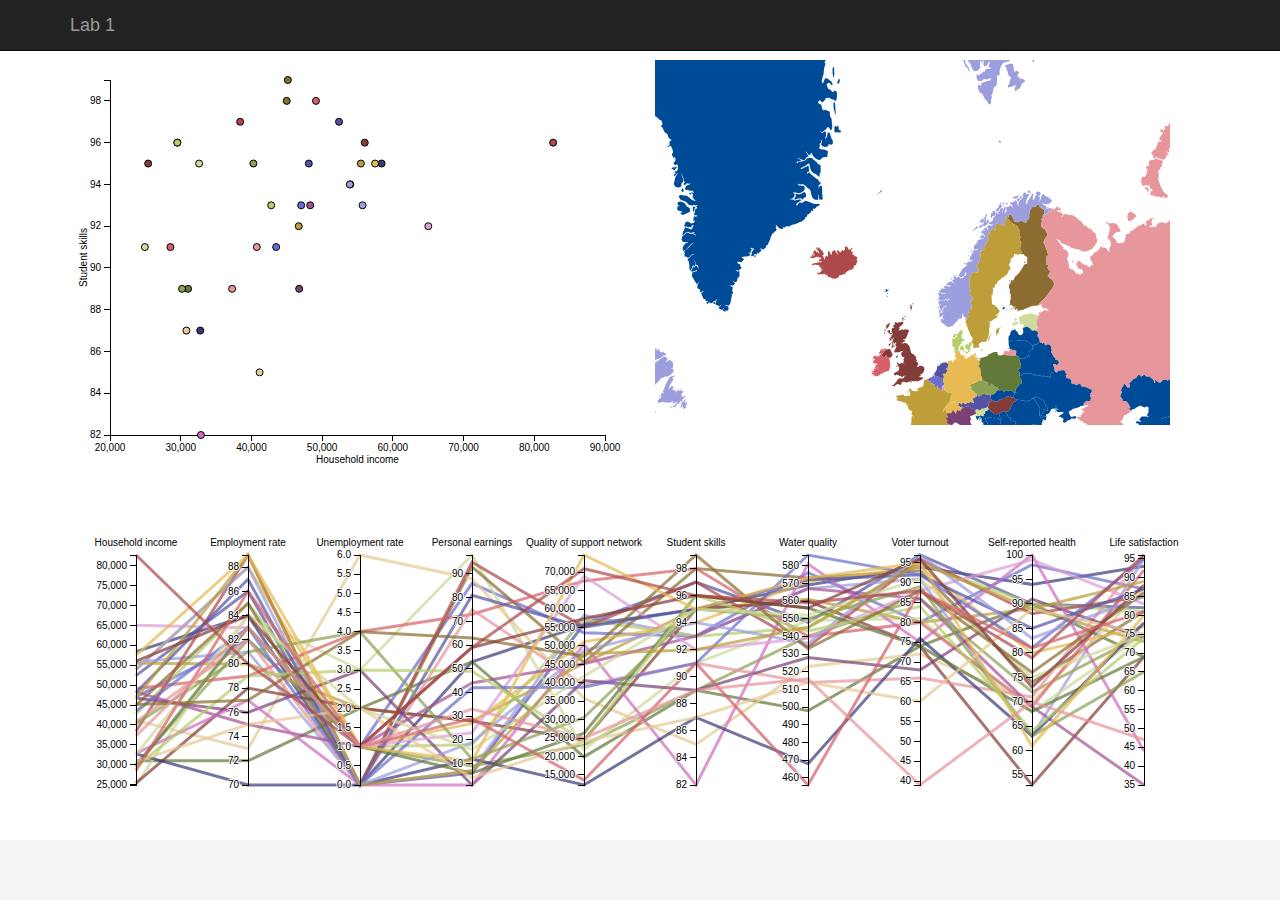
<file: lab1/index.html>
<!DOCTYPE html>
<!--[if lt IE 7]>      <html class="no-js lt-ie9 lt-ie8 lt-ie7"> <![endif]-->
<!--[if IE 7]>         <html class="no-js lt-ie9 lt-ie8"> <![endif]-->
<!--[if IE 8]>         <html class="no-js lt-ie9"> <![endif]-->
<!--[if gt IE 8]><!--> <html class="no-js"> <!--<![endif]-->
    <head>
        <meta charset="utf-8">
        <meta http-equiv="X-UA-Compatible" content="IE=edge">
        <title></title>
        <meta name="description" content="">
        <meta name="viewport" content="width=device-width, initial-scale=1">

        <!-- Place favicon.ico and apple-touch-icon.png in the root directory -->
        <!-- Bootstrap core CSS -->
        <link rel="stylesheet" href="css/bootstrap.css">
        <link rel="stylesheet" href="css/normalize.css">
        <link rel="stylesheet" href="css/colorbrewer.css">
        <link rel="stylesheet" href="css/main.css">

        <!--modules css-->
        <link rel="stylesheet" href="css/pc.css">
        <link rel="stylesheet" href="css/sp.css">
        <link rel="stylesheet" href="css/map.css">

    </head>
    <body>
        <!--[if lt IE 7]>
            <p class="browsehappy">You are using an <strong>outdated</strong> browser. Please <a href="http://browsehappy.com/">upgrade your browser</a> to improve your experience.</p>
        <![endif]-->

        <!-- Wrap all page content here -->
        <div id="wrap">

            <!-- Fixed navbar -->
            <div class="navbar navbar-inverse navbar-fixed-top" role="navigation">
                <div class="container">
                    <div class="navbar-header">
                        <button type="button" class="navbar-toggle" data-toggle="collapse" data-target=".navbar-collapse">
                            <span class="sr-only">Toggle navigation</span>
                            <span class="icon-bar"></span>
                            <span class="icon-bar"></span>
                            <span class="icon-bar"></span>
                        </button>
                        <a class="navbar-brand" href="#">Lab 1</a>
                    </div>
                </div>
            </div>

            <!-- Begin page content -->


            <div class="container">
                <!-- row of columns -->

                <br><br><br>

                <div class="row">
                    <div class="col-xs-6">
                        <div id="sp" style="height: 45vh;">
                        </div>
                    </div>

                    <div class="col-xs-6">
                        <div id="map" style="height: 45vh;">
                        </div>
                    </div>

                </div>

                <div class="row">
                    <br><br><br>
                    <div class="col-xs-12">
                        <div id="pc" style="height: 30vh"></div>
                    </div>
                </div>
            </div>

        </div>

        <div id="footer">
            <div class="container">
            </div>
        </div>

        <script src="//ajax.googleapis.com/ajax/libs/jquery/1.10.2/jquery.min.js"></script>
        <script>window.jQuery || document.write('<script src="js/vendor/jquery-1.10.2.min.js"><\/script>')</script>
        <script src="js/vendor/bootstrap.min.js"></script>
        <script src="js/plugins.js"></script>
        <script src="js/vendor/modernizr-2.6.2.min.js"></script>
        <script src="js/vendor/d3.min.js"></script>
        <script src="js/vendor/topojson.v1.min.js"></script>
        <script src="js/vendor/underscore-min.js"></script>
        <script src="js/vendor/colorbrewer.js"></script>

		<script src="http://labratrevenge.com/d3-tip/javascripts/d3.tip.v0.6.3.js"></script>
		
        <!--modules js-->
        <script src="js/pc.js"></script>
        <script src="js/sp.js"></script>
        <script src="js/map.js"></script>
        <script src="js/main.js"></script>

    </body>
</html>
</file>
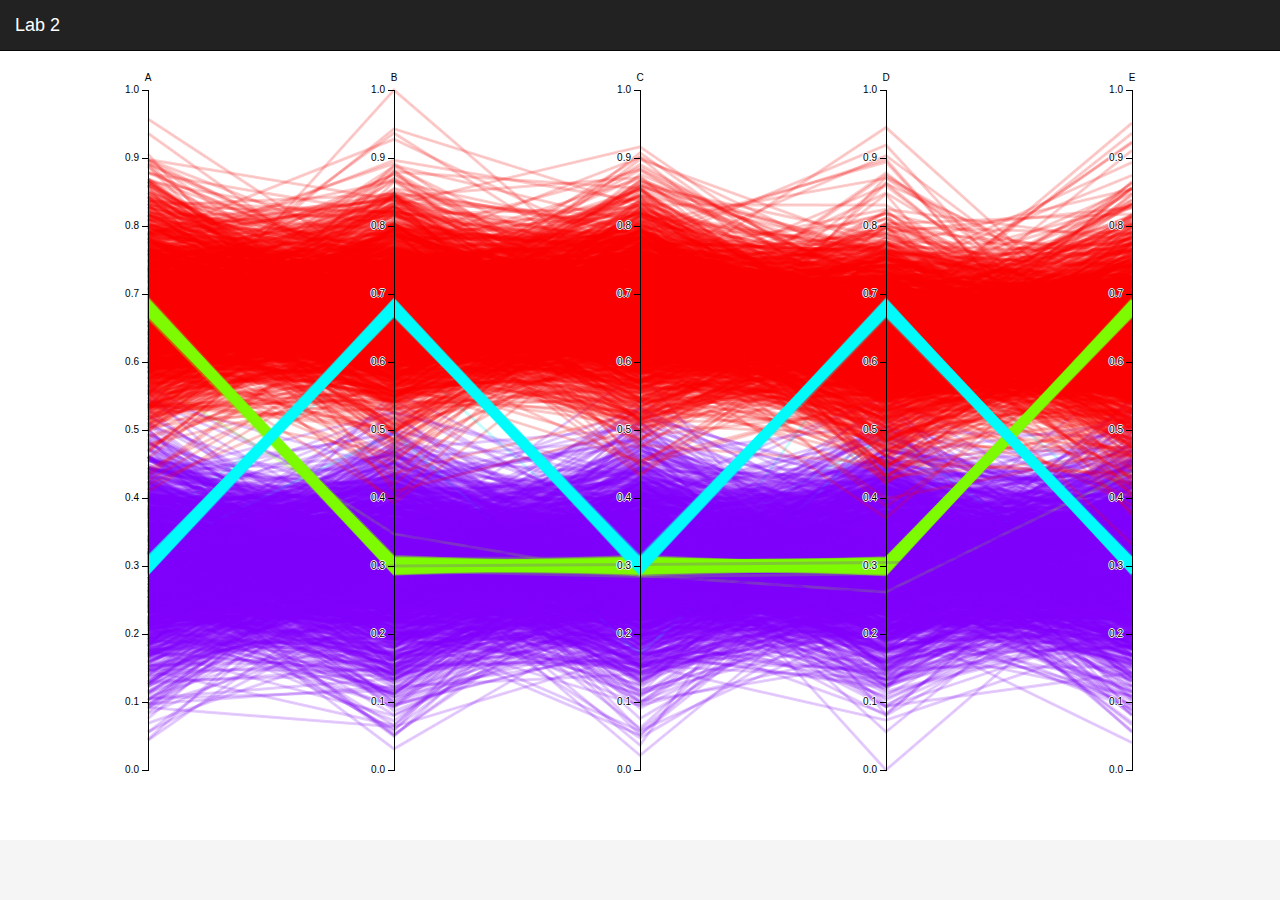
<file: lab2/index.html>
<!DOCTYPE html>
<!--[if lt IE 7]>      <html class="no-js lt-ie9 lt-ie8 lt-ie7"> <![endif]-->
<!--[if IE 7]>         <html class="no-js lt-ie9 lt-ie8"> <![endif]-->
<!--[if IE 8]>         <html class="no-js lt-ie9"> <![endif]-->
<!--[if gt IE 8]><!--> <html class="no-js"> <!--<![endif]-->
    <head>
        <meta charset="utf-8">
        <meta http-equiv="X-UA-Compatible" content="IE=edge">
        <title></title>
        <meta name="description" content="">
        <meta name="viewport" content="width=device-width, initial-scale=1">

        <!-- Place favicon.ico and apple-touch-icon.png in the root directory -->
        <!-- Bootstrap core CSS -->
        <link rel="stylesheet" href="css/bootstrap.css">
        <link rel="stylesheet" href="css/normalize.css">
        <link rel="stylesheet" href="css/main.css">
        <link rel="stylesheet" href="css/colorbrewer.css">

        <!--modules css-->
        <link rel="stylesheet" href="css/pc.css">
        

    </head>
    <body>
        <!--[if lt IE 7]>
            <p class="browsehappy">You are using an <strong>outdated</strong> browser. Please <a href="http://browsehappy.com/">upgrade your browser</a> to improve your experience.</p>
        <![endif]-->

        <!-- Wrap all page content here -->
        <div id="wrap">

            <!-- Fixed navbar -->
            <div class="navbar navbar-inverse navbar-fixed-top" role="navigation">
                <div class="container">
                    <div class="navbar-header">
                        <button type="button" class="navbar-toggle" data-toggle="collapse" data-target=".navbar-collapse">
                            <span class="sr-only">Toggle navigation</span>
                            <span class="icon-bar"></span>
                            <span class="icon-bar"></span>
                            <span class="icon-bar"></span>
                        </button>
                        <a class="navbar-brand" href="#">Lab 2</a>
                    </div>
                </div>
            </div>

            <!-- Begin page content -->


            <div class="container">
                <!-- row of columns -->
                <br><br><br>
                <div id="pc" style="height: 80vh"></div>
            </div>


        </div>

        <div id="footer">
            <div class="container">
            </div>
        </div>

        <script src="//ajax.googleapis.com/ajax/libs/jquery/1.10.2/jquery.min.js"></script>
        <script>window.jQuery || document.write('<script src="js/vendor/jquery-1.10.2.min.js"><\/script>')</script>
        <script src="js/vendor/bootstrap.min.js"></script>
        <script src="js/plugins.js"></script>
        <script src="js/vendor/modernizr-2.6.2.min.js"></script>
        <script src="js/vendor/d3.min.js"></script>
        <script src="js/vendor/topojson.v1.min.js"></script>
        <script src="js/vendor/underscore-min.js"></script>
        <script src="js/vendor/colorbrewer.js"></script>

        <!--modules js-->
        <script src="js/kmeans.js"></script>
        <script src="js/pc.js"></script>
        <script src="js/main.js"></script>

    </body>
</html>
</file>
<file: lab1/css/colorbrewer.css>
/* This product includes color specifications and designs developed by Cynthia Brewer (http://colorbrewer.org/). */
.YlGn .q0-3{fill:rgb(247,252,185)}
.YlGn .q1-3{fill:rgb(173,221,142)}
.YlGn .q2-3{fill:rgb(49,163,84)}
.YlGn .q0-4{fill:rgb(255,255,204)}
.YlGn .q1-4{fill:rgb(194,230,153)}
.YlGn .q2-4{fill:rgb(120,198,121)}
.YlGn .q3-4{fill:rgb(35,132,67)}
.YlGn .q0-5{fill:rgb(255,255,204)}
.YlGn .q1-5{fill:rgb(194,230,153)}
.YlGn .q2-5{fill:rgb(120,198,121)}
.YlGn .q3-5{fill:rgb(49,163,84)}
.YlGn .q4-5{fill:rgb(0,104,55)}
.YlGn .q0-6{fill:rgb(255,255,204)}
.YlGn .q1-6{fill:rgb(217,240,163)}
.YlGn .q2-6{fill:rgb(173,221,142)}
.YlGn .q3-6{fill:rgb(120,198,121)}
.YlGn .q4-6{fill:rgb(49,163,84)}
.YlGn .q5-6{fill:rgb(0,104,55)}
.YlGn .q0-7{fill:rgb(255,255,204)}
.YlGn .q1-7{fill:rgb(217,240,163)}
.YlGn .q2-7{fill:rgb(173,221,142)}
.YlGn .q3-7{fill:rgb(120,198,121)}
.YlGn .q4-7{fill:rgb(65,171,93)}
.YlGn .q5-7{fill:rgb(35,132,67)}
.YlGn .q6-7{fill:rgb(0,90,50)}
.YlGn .q0-8{fill:rgb(255,255,229)}
.YlGn .q1-8{fill:rgb(247,252,185)}
.YlGn .q2-8{fill:rgb(217,240,163)}
.YlGn .q3-8{fill:rgb(173,221,142)}
.YlGn .q4-8{fill:rgb(120,198,121)}
.YlGn .q5-8{fill:rgb(65,171,93)}
.YlGn .q6-8{fill:rgb(35,132,67)}
.YlGn .q7-8{fill:rgb(0,90,50)}
.YlGn .q0-9{fill:rgb(255,255,229)}
.YlGn .q1-9{fill:rgb(247,252,185)}
.YlGn .q2-9{fill:rgb(217,240,163)}
.YlGn .q3-9{fill:rgb(173,221,142)}
.YlGn .q4-9{fill:rgb(120,198,121)}
.YlGn .q5-9{fill:rgb(65,171,93)}
.YlGn .q6-9{fill:rgb(35,132,67)}
.YlGn .q7-9{fill:rgb(0,104,55)}
.YlGn .q8-9{fill:rgb(0,69,41)}
.YlGnBu .q0-3{fill:rgb(237,248,177)}
.YlGnBu .q1-3{fill:rgb(127,205,187)}
.YlGnBu .q2-3{fill:rgb(44,127,184)}
.YlGnBu .q0-4{fill:rgb(255,255,204)}
.YlGnBu .q1-4{fill:rgb(161,218,180)}
.YlGnBu .q2-4{fill:rgb(65,182,196)}
.YlGnBu .q3-4{fill:rgb(34,94,168)}
.YlGnBu .q0-5{fill:rgb(255,255,204)}
.YlGnBu .q1-5{fill:rgb(161,218,180)}
.YlGnBu .q2-5{fill:rgb(65,182,196)}
.YlGnBu .q3-5{fill:rgb(44,127,184)}
.YlGnBu .q4-5{fill:rgb(37,52,148)}
.YlGnBu .q0-6{fill:rgb(255,255,204)}
.YlGnBu .q1-6{fill:rgb(199,233,180)}
.YlGnBu .q2-6{fill:rgb(127,205,187)}
.YlGnBu .q3-6{fill:rgb(65,182,196)}
.YlGnBu .q4-6{fill:rgb(44,127,184)}
.YlGnBu .q5-6{fill:rgb(37,52,148)}
.YlGnBu .q0-7{fill:rgb(255,255,204)}
.YlGnBu .q1-7{fill:rgb(199,233,180)}
.YlGnBu .q2-7{fill:rgb(127,205,187)}
.YlGnBu .q3-7{fill:rgb(65,182,196)}
.YlGnBu .q4-7{fill:rgb(29,145,192)}
.YlGnBu .q5-7{fill:rgb(34,94,168)}
.YlGnBu .q6-7{fill:rgb(12,44,132)}
.YlGnBu .q0-8{fill:rgb(255,255,217)}
.YlGnBu .q1-8{fill:rgb(237,248,177)}
.YlGnBu .q2-8{fill:rgb(199,233,180)}
.YlGnBu .q3-8{fill:rgb(127,205,187)}
.YlGnBu .q4-8{fill:rgb(65,182,196)}
.YlGnBu .q5-8{fill:rgb(29,145,192)}
.YlGnBu .q6-8{fill:rgb(34,94,168)}
.YlGnBu .q7-8{fill:rgb(12,44,132)}
.YlGnBu .q0-9{fill:rgb(255,255,217)}
.YlGnBu .q1-9{fill:rgb(237,248,177)}
.YlGnBu .q2-9{fill:rgb(199,233,180)}
.YlGnBu .q3-9{fill:rgb(127,205,187)}
.YlGnBu .q4-9{fill:rgb(65,182,196)}
.YlGnBu .q5-9{fill:rgb(29,145,192)}
.YlGnBu .q6-9{fill:rgb(34,94,168)}
.YlGnBu .q7-9{fill:rgb(37,52,148)}
.YlGnBu .q8-9{fill:rgb(8,29,88)}
.GnBu .q0-3{fill:rgb(224,243,219)}
.GnBu .q1-3{fill:rgb(168,221,181)}
.GnBu .q2-3{fill:rgb(67,162,202)}
.GnBu .q0-4{fill:rgb(240,249,232)}
.GnBu .q1-4{fill:rgb(186,228,188)}
.GnBu .q2-4{fill:rgb(123,204,196)}
.GnBu .q3-4{fill:rgb(43,140,190)}
.GnBu .q0-5{fill:rgb(240,249,232)}
.GnBu .q1-5{fill:rgb(186,228,188)}
.GnBu .q2-5{fill:rgb(123,204,196)}
.GnBu .q3-5{fill:rgb(67,162,202)}
.GnBu .q4-5{fill:rgb(8,104,172)}
.GnBu .q0-6{fill:rgb(240,249,232)}
.GnBu .q1-6{fill:rgb(204,235,197)}
.GnBu .q2-6{fill:rgb(168,221,181)}
.GnBu .q3-6{fill:rgb(123,204,196)}
.GnBu .q4-6{fill:rgb(67,162,202)}
.GnBu .q5-6{fill:rgb(8,104,172)}
.GnBu .q0-7{fill:rgb(240,249,232)}
.GnBu .q1-7{fill:rgb(204,235,197)}
.GnBu .q2-7{fill:rgb(168,221,181)}
.GnBu .q3-7{fill:rgb(123,204,196)}
.GnBu .q4-7{fill:rgb(78,179,211)}
.GnBu .q5-7{fill:rgb(43,140,190)}
.GnBu .q6-7{fill:rgb(8,88,158)}
.GnBu .q0-8{fill:rgb(247,252,240)}
.GnBu .q1-8{fill:rgb(224,243,219)}
.GnBu .q2-8{fill:rgb(204,235,197)}
.GnBu .q3-8{fill:rgb(168,221,181)}
.GnBu .q4-8{fill:rgb(123,204,196)}
.GnBu .q5-8{fill:rgb(78,179,211)}
.GnBu .q6-8{fill:rgb(43,140,190)}
.GnBu .q7-8{fill:rgb(8,88,158)}
.GnBu .q0-9{fill:rgb(247,252,240)}
.GnBu .q1-9{fill:rgb(224,243,219)}
.GnBu .q2-9{fill:rgb(204,235,197)}
.GnBu .q3-9{fill:rgb(168,221,181)}
.GnBu .q4-9{fill:rgb(123,204,196)}
.GnBu .q5-9{fill:rgb(78,179,211)}
.GnBu .q6-9{fill:rgb(43,140,190)}
.GnBu .q7-9{fill:rgb(8,104,172)}
.GnBu .q8-9{fill:rgb(8,64,129)}
.BuGn .q0-3{fill:rgb(229,245,249)}
.BuGn .q1-3{fill:rgb(153,216,201)}
.BuGn .q2-3{fill:rgb(44,162,95)}
.BuGn .q0-4{fill:rgb(237,248,251)}
.BuGn .q1-4{fill:rgb(178,226,226)}
.BuGn .q2-4{fill:rgb(102,194,164)}
.BuGn .q3-4{fill:rgb(35,139,69)}
.BuGn .q0-5{fill:rgb(237,248,251)}
.BuGn .q1-5{fill:rgb(178,226,226)}
.BuGn .q2-5{fill:rgb(102,194,164)}
.BuGn .q3-5{fill:rgb(44,162,95)}
.BuGn .q4-5{fill:rgb(0,109,44)}
.BuGn .q0-6{fill:rgb(237,248,251)}
.BuGn .q1-6{fill:rgb(204,236,230)}
.BuGn .q2-6{fill:rgb(153,216,201)}
.BuGn .q3-6{fill:rgb(102,194,164)}
.BuGn .q4-6{fill:rgb(44,162,95)}
.BuGn .q5-6{fill:rgb(0,109,44)}
.BuGn .q0-7{fill:rgb(237,248,251)}
.BuGn .q1-7{fill:rgb(204,236,230)}
.BuGn .q2-7{fill:rgb(153,216,201)}
.BuGn .q3-7{fill:rgb(102,194,164)}
.BuGn .q4-7{fill:rgb(65,174,118)}
.BuGn .q5-7{fill:rgb(35,139,69)}
.BuGn .q6-7{fill:rgb(0,88,36)}
.BuGn .q0-8{fill:rgb(247,252,253)}
.BuGn .q1-8{fill:rgb(229,245,249)}
.BuGn .q2-8{fill:rgb(204,236,230)}
.BuGn .q3-8{fill:rgb(153,216,201)}
.BuGn .q4-8{fill:rgb(102,194,164)}
.BuGn .q5-8{fill:rgb(65,174,118)}
.BuGn .q6-8{fill:rgb(35,139,69)}
.BuGn .q7-8{fill:rgb(0,88,36)}
.BuGn .q0-9{fill:rgb(247,252,253)}
.BuGn .q1-9{fill:rgb(229,245,249)}
.BuGn .q2-9{fill:rgb(204,236,230)}
.BuGn .q3-9{fill:rgb(153,216,201)}
.BuGn .q4-9{fill:rgb(102,194,164)}
.BuGn .q5-9{fill:rgb(65,174,118)}
.BuGn .q6-9{fill:rgb(35,139,69)}
.BuGn .q7-9{fill:rgb(0,109,44)}
.BuGn .q8-9{fill:rgb(0,68,27)}
.PuBuGn .q0-3{fill:rgb(236,226,240)}
.PuBuGn .q1-3{fill:rgb(166,189,219)}
.PuBuGn .q2-3{fill:rgb(28,144,153)}
.PuBuGn .q0-4{fill:rgb(246,239,247)}
.PuBuGn .q1-4{fill:rgb(189,201,225)}
.PuBuGn .q2-4{fill:rgb(103,169,207)}
.PuBuGn .q3-4{fill:rgb(2,129,138)}
.PuBuGn .q0-5{fill:rgb(246,239,247)}
.PuBuGn .q1-5{fill:rgb(189,201,225)}
.PuBuGn .q2-5{fill:rgb(103,169,207)}
.PuBuGn .q3-5{fill:rgb(28,144,153)}
.PuBuGn .q4-5{fill:rgb(1,108,89)}
.PuBuGn .q0-6{fill:rgb(246,239,247)}
.PuBuGn .q1-6{fill:rgb(208,209,230)}
.PuBuGn .q2-6{fill:rgb(166,189,219)}
.PuBuGn .q3-6{fill:rgb(103,169,207)}
.PuBuGn .q4-6{fill:rgb(28,144,153)}
.PuBuGn .q5-6{fill:rgb(1,108,89)}
.PuBuGn .q0-7{fill:rgb(246,239,247)}
.PuBuGn .q1-7{fill:rgb(208,209,230)}
.PuBuGn .q2-7{fill:rgb(166,189,219)}
.PuBuGn .q3-7{fill:rgb(103,169,207)}
.PuBuGn .q4-7{fill:rgb(54,144,192)}
.PuBuGn .q5-7{fill:rgb(2,129,138)}
.PuBuGn .q6-7{fill:rgb(1,100,80)}
.PuBuGn .q0-8{fill:rgb(255,247,251)}
.PuBuGn .q1-8{fill:rgb(236,226,240)}
.PuBuGn .q2-8{fill:rgb(208,209,230)}
.PuBuGn .q3-8{fill:rgb(166,189,219)}
.PuBuGn .q4-8{fill:rgb(103,169,207)}
.PuBuGn .q5-8{fill:rgb(54,144,192)}
.PuBuGn .q6-8{fill:rgb(2,129,138)}
.PuBuGn .q7-8{fill:rgb(1,100,80)}
.PuBuGn .q0-9{fill:rgb(255,247,251)}
.PuBuGn .q1-9{fill:rgb(236,226,240)}
.PuBuGn .q2-9{fill:rgb(208,209,230)}
.PuBuGn .q3-9{fill:rgb(166,189,219)}
.PuBuGn .q4-9{fill:rgb(103,169,207)}
.PuBuGn .q5-9{fill:rgb(54,144,192)}
.PuBuGn .q6-9{fill:rgb(2,129,138)}
.PuBuGn .q7-9{fill:rgb(1,108,89)}
.PuBuGn .q8-9{fill:rgb(1,70,54)}
.PuBu .q0-3{fill:rgb(236,231,242)}
.PuBu .q1-3{fill:rgb(166,189,219)}
.PuBu .q2-3{fill:rgb(43,140,190)}
.PuBu .q0-4{fill:rgb(241,238,246)}
.PuBu .q1-4{fill:rgb(189,201,225)}
.PuBu .q2-4{fill:rgb(116,169,207)}
.PuBu .q3-4{fill:rgb(5,112,176)}
.PuBu .q0-5{fill:rgb(241,238,246)}
.PuBu .q1-5{fill:rgb(189,201,225)}
.PuBu .q2-5{fill:rgb(116,169,207)}
.PuBu .q3-5{fill:rgb(43,140,190)}
.PuBu .q4-5{fill:rgb(4,90,141)}
.PuBu .q0-6{fill:rgb(241,238,246)}
.PuBu .q1-6{fill:rgb(208,209,230)}
.PuBu .q2-6{fill:rgb(166,189,219)}
.PuBu .q3-6{fill:rgb(116,169,207)}
.PuBu .q4-6{fill:rgb(43,140,190)}
.PuBu .q5-6{fill:rgb(4,90,141)}
.PuBu .q0-7{fill:rgb(241,238,246)}
.PuBu .q1-7{fill:rgb(208,209,230)}
.PuBu .q2-7{fill:rgb(166,189,219)}
.PuBu .q3-7{fill:rgb(116,169,207)}
.PuBu .q4-7{fill:rgb(54,144,192)}
.PuBu .q5-7{fill:rgb(5,112,176)}
.PuBu .q6-7{fill:rgb(3,78,123)}
.PuBu .q0-8{fill:rgb(255,247,251)}
.PuBu .q1-8{fill:rgb(236,231,242)}
.PuBu .q2-8{fill:rgb(208,209,230)}
.PuBu .q3-8{fill:rgb(166,189,219)}
.PuBu .q4-8{fill:rgb(116,169,207)}
.PuBu .q5-8{fill:rgb(54,144,192)}
.PuBu .q6-8{fill:rgb(5,112,176)}
.PuBu .q7-8{fill:rgb(3,78,123)}
.PuBu .q0-9{fill:rgb(255,247,251)}
.PuBu .q1-9{fill:rgb(236,231,242)}
.PuBu .q2-9{fill:rgb(208,209,230)}
.PuBu .q3-9{fill:rgb(166,189,219)}
.PuBu .q4-9{fill:rgb(116,169,207)}
.PuBu .q5-9{fill:rgb(54,144,192)}
.PuBu .q6-9{fill:rgb(5,112,176)}
.PuBu .q7-9{fill:rgb(4,90,141)}
.PuBu .q8-9{fill:rgb(2,56,88)}
.BuPu .q0-3{fill:rgb(224,236,244)}
.BuPu .q1-3{fill:rgb(158,188,218)}
.BuPu .q2-3{fill:rgb(136,86,167)}
.BuPu .q0-4{fill:rgb(237,248,251)}
.BuPu .q1-4{fill:rgb(179,205,227)}
.BuPu .q2-4{fill:rgb(140,150,198)}
.BuPu .q3-4{fill:rgb(136,65,157)}
.BuPu .q0-5{fill:rgb(237,248,251)}
.BuPu .q1-5{fill:rgb(179,205,227)}
.BuPu .q2-5{fill:rgb(140,150,198)}
.BuPu .q3-5{fill:rgb(136,86,167)}
.BuPu .q4-5{fill:rgb(129,15,124)}
.BuPu .q0-6{fill:rgb(237,248,251)}
.BuPu .q1-6{fill:rgb(191,211,230)}
.BuPu .q2-6{fill:rgb(158,188,218)}
.BuPu .q3-6{fill:rgb(140,150,198)}
.BuPu .q4-6{fill:rgb(136,86,167)}
.BuPu .q5-6{fill:rgb(129,15,124)}
.BuPu .q0-7{fill:rgb(237,248,251)}
.BuPu .q1-7{fill:rgb(191,211,230)}
.BuPu .q2-7{fill:rgb(158,188,218)}
.BuPu .q3-7{fill:rgb(140,150,198)}
.BuPu .q4-7{fill:rgb(140,107,177)}
.BuPu .q5-7{fill:rgb(136,65,157)}
.BuPu .q6-7{fill:rgb(110,1,107)}
.BuPu .q0-8{fill:rgb(247,252,253)}
.BuPu .q1-8{fill:rgb(224,236,244)}
.BuPu .q2-8{fill:rgb(191,211,230)}
.BuPu .q3-8{fill:rgb(158,188,218)}
.BuPu .q4-8{fill:rgb(140,150,198)}
.BuPu .q5-8{fill:rgb(140,107,177)}
.BuPu .q6-8{fill:rgb(136,65,157)}
.BuPu .q7-8{fill:rgb(110,1,107)}
.BuPu .q0-9{fill:rgb(247,252,253)}
.BuPu .q1-9{fill:rgb(224,236,244)}
.BuPu .q2-9{fill:rgb(191,211,230)}
.BuPu .q3-9{fill:rgb(158,188,218)}
.BuPu .q4-9{fill:rgb(140,150,198)}
.BuPu .q5-9{fill:rgb(140,107,177)}
.BuPu .q6-9{fill:rgb(136,65,157)}
.BuPu .q7-9{fill:rgb(129,15,124)}
.BuPu .q8-9{fill:rgb(77,0,75)}
.RdPu .q0-3{fill:rgb(253,224,221)}
.RdPu .q1-3{fill:rgb(250,159,181)}
.RdPu .q2-3{fill:rgb(197,27,138)}
.RdPu .q0-4{fill:rgb(254,235,226)}
.RdPu .q1-4{fill:rgb(251,180,185)}
.RdPu .q2-4{fill:rgb(247,104,161)}
.RdPu .q3-4{fill:rgb(174,1,126)}
.RdPu .q0-5{fill:rgb(254,235,226)}
.RdPu .q1-5{fill:rgb(251,180,185)}
.RdPu .q2-5{fill:rgb(247,104,161)}
.RdPu .q3-5{fill:rgb(197,27,138)}
.RdPu .q4-5{fill:rgb(122,1,119)}
.RdPu .q0-6{fill:rgb(254,235,226)}
.RdPu .q1-6{fill:rgb(252,197,192)}
.RdPu .q2-6{fill:rgb(250,159,181)}
.RdPu .q3-6{fill:rgb(247,104,161)}
.RdPu .q4-6{fill:rgb(197,27,138)}
.RdPu .q5-6{fill:rgb(122,1,119)}
.RdPu .q0-7{fill:rgb(254,235,226)}
.RdPu .q1-7{fill:rgb(252,197,192)}
.RdPu .q2-7{fill:rgb(250,159,181)}
.RdPu .q3-7{fill:rgb(247,104,161)}
.RdPu .q4-7{fill:rgb(221,52,151)}
.RdPu .q5-7{fill:rgb(174,1,126)}
.RdPu .q6-7{fill:rgb(122,1,119)}
.RdPu .q0-8{fill:rgb(255,247,243)}
.RdPu .q1-8{fill:rgb(253,224,221)}
.RdPu .q2-8{fill:rgb(252,197,192)}
.RdPu .q3-8{fill:rgb(250,159,181)}
.RdPu .q4-8{fill:rgb(247,104,161)}
.RdPu .q5-8{fill:rgb(221,52,151)}
.RdPu .q6-8{fill:rgb(174,1,126)}
.RdPu .q7-8{fill:rgb(122,1,119)}
.RdPu .q0-9{fill:rgb(255,247,243)}
.RdPu .q1-9{fill:rgb(253,224,221)}
.RdPu .q2-9{fill:rgb(252,197,192)}
.RdPu .q3-9{fill:rgb(250,159,181)}
.RdPu .q4-9{fill:rgb(247,104,161)}
.RdPu .q5-9{fill:rgb(221,52,151)}
.RdPu .q6-9{fill:rgb(174,1,126)}
.RdPu .q7-9{fill:rgb(122,1,119)}
.RdPu .q8-9{fill:rgb(73,0,106)}
.PuRd .q0-3{fill:rgb(231,225,239)}
.PuRd .q1-3{fill:rgb(201,148,199)}
.PuRd .q2-3{fill:rgb(221,28,119)}
.PuRd .q0-4{fill:rgb(241,238,246)}
.PuRd .q1-4{fill:rgb(215,181,216)}
.PuRd .q2-4{fill:rgb(223,101,176)}
.PuRd .q3-4{fill:rgb(206,18,86)}
.PuRd .q0-5{fill:rgb(241,238,246)}
.PuRd .q1-5{fill:rgb(215,181,216)}
.PuRd .q2-5{fill:rgb(223,101,176)}
.PuRd .q3-5{fill:rgb(221,28,119)}
.PuRd .q4-5{fill:rgb(152,0,67)}
.PuRd .q0-6{fill:rgb(241,238,246)}
.PuRd .q1-6{fill:rgb(212,185,218)}
.PuRd .q2-6{fill:rgb(201,148,199)}
.PuRd .q3-6{fill:rgb(223,101,176)}
.PuRd .q4-6{fill:rgb(221,28,119)}
.PuRd .q5-6{fill:rgb(152,0,67)}
.PuRd .q0-7{fill:rgb(241,238,246)}
.PuRd .q1-7{fill:rgb(212,185,218)}
.PuRd .q2-7{fill:rgb(201,148,199)}
.PuRd .q3-7{fill:rgb(223,101,176)}
.PuRd .q4-7{fill:rgb(231,41,138)}
.PuRd .q5-7{fill:rgb(206,18,86)}
.PuRd .q6-7{fill:rgb(145,0,63)}
.PuRd .q0-8{fill:rgb(247,244,249)}
.PuRd .q1-8{fill:rgb(231,225,239)}
.PuRd .q2-8{fill:rgb(212,185,218)}
.PuRd .q3-8{fill:rgb(201,148,199)}
.PuRd .q4-8{fill:rgb(223,101,176)}
.PuRd .q5-8{fill:rgb(231,41,138)}
.PuRd .q6-8{fill:rgb(206,18,86)}
.PuRd .q7-8{fill:rgb(145,0,63)}
.PuRd .q0-9{fill:rgb(247,244,249)}
.PuRd .q1-9{fill:rgb(231,225,239)}
.PuRd .q2-9{fill:rgb(212,185,218)}
.PuRd .q3-9{fill:rgb(201,148,199)}
.PuRd .q4-9{fill:rgb(223,101,176)}
.PuRd .q5-9{fill:rgb(231,41,138)}
.PuRd .q6-9{fill:rgb(206,18,86)}
.PuRd .q7-9{fill:rgb(152,0,67)}
.PuRd .q8-9{fill:rgb(103,0,31)}
.OrRd .q0-3{fill:rgb(254,232,200)}
.OrRd .q1-3{fill:rgb(253,187,132)}
.OrRd .q2-3{fill:rgb(227,74,51)}
.OrRd .q0-4{fill:rgb(254,240,217)}
.OrRd .q1-4{fill:rgb(253,204,138)}
.OrRd .q2-4{fill:rgb(252,141,89)}
.OrRd .q3-4{fill:rgb(215,48,31)}
.OrRd .q0-5{fill:rgb(254,240,217)}
.OrRd .q1-5{fill:rgb(253,204,138)}
.OrRd .q2-5{fill:rgb(252,141,89)}
.OrRd .q3-5{fill:rgb(227,74,51)}
.OrRd .q4-5{fill:rgb(179,0,0)}
.OrRd .q0-6{fill:rgb(254,240,217)}
.OrRd .q1-6{fill:rgb(253,212,158)}
.OrRd .q2-6{fill:rgb(253,187,132)}
.OrRd .q3-6{fill:rgb(252,141,89)}
.OrRd .q4-6{fill:rgb(227,74,51)}
.OrRd .q5-6{fill:rgb(179,0,0)}
.OrRd .q0-7{fill:rgb(254,240,217)}
.OrRd .q1-7{fill:rgb(253,212,158)}
.OrRd .q2-7{fill:rgb(253,187,132)}
.OrRd .q3-7{fill:rgb(252,141,89)}
.OrRd .q4-7{fill:rgb(239,101,72)}
.OrRd .q5-7{fill:rgb(215,48,31)}
.OrRd .q6-7{fill:rgb(153,0,0)}
.OrRd .q0-8{fill:rgb(255,247,236)}
.OrRd .q1-8{fill:rgb(254,232,200)}
.OrRd .q2-8{fill:rgb(253,212,158)}
.OrRd .q3-8{fill:rgb(253,187,132)}
.OrRd .q4-8{fill:rgb(252,141,89)}
.OrRd .q5-8{fill:rgb(239,101,72)}
.OrRd .q6-8{fill:rgb(215,48,31)}
.OrRd .q7-8{fill:rgb(153,0,0)}
.OrRd .q0-9{fill:rgb(255,247,236)}
.OrRd .q1-9{fill:rgb(254,232,200)}
.OrRd .q2-9{fill:rgb(253,212,158)}
.OrRd .q3-9{fill:rgb(253,187,132)}
.OrRd .q4-9{fill:rgb(252,141,89)}
.OrRd .q5-9{fill:rgb(239,101,72)}
.OrRd .q6-9{fill:rgb(215,48,31)}
.OrRd .q7-9{fill:rgb(179,0,0)}
.OrRd .q8-9{fill:rgb(127,0,0)}
.YlOrRd .q0-3{fill:rgb(255,237,160)}
.YlOrRd .q1-3{fill:rgb(254,178,76)}
.YlOrRd .q2-3{fill:rgb(240,59,32)}
.YlOrRd .q0-4{fill:rgb(255,255,178)}
.YlOrRd .q1-4{fill:rgb(254,204,92)}
.YlOrRd .q2-4{fill:rgb(253,141,60)}
.YlOrRd .q3-4{fill:rgb(227,26,28)}
.YlOrRd .q0-5{fill:rgb(255,255,178)}
.YlOrRd .q1-5{fill:rgb(254,204,92)}
.YlOrRd .q2-5{fill:rgb(253,141,60)}
.YlOrRd .q3-5{fill:rgb(240,59,32)}
.YlOrRd .q4-5{fill:rgb(189,0,38)}
.YlOrRd .q0-6{fill:rgb(255,255,178)}
.YlOrRd .q1-6{fill:rgb(254,217,118)}
.YlOrRd .q2-6{fill:rgb(254,178,76)}
.YlOrRd .q3-6{fill:rgb(253,141,60)}
.YlOrRd .q4-6{fill:rgb(240,59,32)}
.YlOrRd .q5-6{fill:rgb(189,0,38)}
.YlOrRd .q0-7{fill:rgb(255,255,178)}
.YlOrRd .q1-7{fill:rgb(254,217,118)}
.YlOrRd .q2-7{fill:rgb(254,178,76)}
.YlOrRd .q3-7{fill:rgb(253,141,60)}
.YlOrRd .q4-7{fill:rgb(252,78,42)}
.YlOrRd .q5-7{fill:rgb(227,26,28)}
.YlOrRd .q6-7{fill:rgb(177,0,38)}
.YlOrRd .q0-8{fill:rgb(255,255,204)}
.YlOrRd .q1-8{fill:rgb(255,237,160)}
.YlOrRd .q2-8{fill:rgb(254,217,118)}
.YlOrRd .q3-8{fill:rgb(254,178,76)}
.YlOrRd .q4-8{fill:rgb(253,141,60)}
.YlOrRd .q5-8{fill:rgb(252,78,42)}
.YlOrRd .q6-8{fill:rgb(227,26,28)}
.YlOrRd .q7-8{fill:rgb(177,0,38)}
.YlOrRd .q0-9{fill:rgb(255,255,204)}
.YlOrRd .q1-9{fill:rgb(255,237,160)}
.YlOrRd .q2-9{fill:rgb(254,217,118)}
.YlOrRd .q3-9{fill:rgb(254,178,76)}
.YlOrRd .q4-9{fill:rgb(253,141,60)}
.YlOrRd .q5-9{fill:rgb(252,78,42)}
.YlOrRd .q6-9{fill:rgb(227,26,28)}
.YlOrRd .q7-9{fill:rgb(189,0,38)}
.YlOrRd .q8-9{fill:rgb(128,0,38)}
.YlOrBr .q0-3{fill:rgb(255,247,188)}
.YlOrBr .q1-3{fill:rgb(254,196,79)}
.YlOrBr .q2-3{fill:rgb(217,95,14)}
.YlOrBr .q0-4{fill:rgb(255,255,212)}
.YlOrBr .q1-4{fill:rgb(254,217,142)}
.YlOrBr .q2-4{fill:rgb(254,153,41)}
.YlOrBr .q3-4{fill:rgb(204,76,2)}
.YlOrBr .q0-5{fill:rgb(255,255,212)}
.YlOrBr .q1-5{fill:rgb(254,217,142)}
.YlOrBr .q2-5{fill:rgb(254,153,41)}
.YlOrBr .q3-5{fill:rgb(217,95,14)}
.YlOrBr .q4-5{fill:rgb(153,52,4)}
.YlOrBr .q0-6{fill:rgb(255,255,212)}
.YlOrBr .q1-6{fill:rgb(254,227,145)}
.YlOrBr .q2-6{fill:rgb(254,196,79)}
.YlOrBr .q3-6{fill:rgb(254,153,41)}
.YlOrBr .q4-6{fill:rgb(217,95,14)}
.YlOrBr .q5-6{fill:rgb(153,52,4)}
.YlOrBr .q0-7{fill:rgb(255,255,212)}
.YlOrBr .q1-7{fill:rgb(254,227,145)}
.YlOrBr .q2-7{fill:rgb(254,196,79)}
.YlOrBr .q3-7{fill:rgb(254,153,41)}
.YlOrBr .q4-7{fill:rgb(236,112,20)}
.YlOrBr .q5-7{fill:rgb(204,76,2)}
.YlOrBr .q6-7{fill:rgb(140,45,4)}
.YlOrBr .q0-8{fill:rgb(255,255,229)}
.YlOrBr .q1-8{fill:rgb(255,247,188)}
.YlOrBr .q2-8{fill:rgb(254,227,145)}
.YlOrBr .q3-8{fill:rgb(254,196,79)}
.YlOrBr .q4-8{fill:rgb(254,153,41)}
.YlOrBr .q5-8{fill:rgb(236,112,20)}
.YlOrBr .q6-8{fill:rgb(204,76,2)}
.YlOrBr .q7-8{fill:rgb(140,45,4)}
.YlOrBr .q0-9{fill:rgb(255,255,229)}
.YlOrBr .q1-9{fill:rgb(255,247,188)}
.YlOrBr .q2-9{fill:rgb(254,227,145)}
.YlOrBr .q3-9{fill:rgb(254,196,79)}
.YlOrBr .q4-9{fill:rgb(254,153,41)}
.YlOrBr .q5-9{fill:rgb(236,112,20)}
.YlOrBr .q6-9{fill:rgb(204,76,2)}
.YlOrBr .q7-9{fill:rgb(153,52,4)}
.YlOrBr .q8-9{fill:rgb(102,37,6)}
.Purples .q0-3{fill:rgb(239,237,245)}
.Purples .q1-3{fill:rgb(188,189,220)}
.Purples .q2-3{fill:rgb(117,107,177)}
.Purples .q0-4{fill:rgb(242,240,247)}
.Purples .q1-4{fill:rgb(203,201,226)}
.Purples .q2-4{fill:rgb(158,154,200)}
.Purples .q3-4{fill:rgb(106,81,163)}
.Purples .q0-5{fill:rgb(242,240,247)}
.Purples .q1-5{fill:rgb(203,201,226)}
.Purples .q2-5{fill:rgb(158,154,200)}
.Purples .q3-5{fill:rgb(117,107,177)}
.Purples .q4-5{fill:rgb(84,39,143)}
.Purples .q0-6{fill:rgb(242,240,247)}
.Purples .q1-6{fill:rgb(218,218,235)}
.Purples .q2-6{fill:rgb(188,189,220)}
.Purples .q3-6{fill:rgb(158,154,200)}
.Purples .q4-6{fill:rgb(117,107,177)}
.Purples .q5-6{fill:rgb(84,39,143)}
.Purples .q0-7{fill:rgb(242,240,247)}
.Purples .q1-7{fill:rgb(218,218,235)}
.Purples .q2-7{fill:rgb(188,189,220)}
.Purples .q3-7{fill:rgb(158,154,200)}
.Purples .q4-7{fill:rgb(128,125,186)}
.Purples .q5-7{fill:rgb(106,81,163)}
.Purples .q6-7{fill:rgb(74,20,134)}
.Purples .q0-8{fill:rgb(252,251,253)}
.Purples .q1-8{fill:rgb(239,237,245)}
.Purples .q2-8{fill:rgb(218,218,235)}
.Purples .q3-8{fill:rgb(188,189,220)}
.Purples .q4-8{fill:rgb(158,154,200)}
.Purples .q5-8{fill:rgb(128,125,186)}
.Purples .q6-8{fill:rgb(106,81,163)}
.Purples .q7-8{fill:rgb(74,20,134)}
.Purples .q0-9{fill:rgb(252,251,253)}
.Purples .q1-9{fill:rgb(239,237,245)}
.Purples .q2-9{fill:rgb(218,218,235)}
.Purples .q3-9{fill:rgb(188,189,220)}
.Purples .q4-9{fill:rgb(158,154,200)}
.Purples .q5-9{fill:rgb(128,125,186)}
.Purples .q6-9{fill:rgb(106,81,163)}
.Purples .q7-9{fill:rgb(84,39,143)}
.Purples .q8-9{fill:rgb(63,0,125)}
.Blues .q0-3{fill:rgb(222,235,247)}
.Blues .q1-3{fill:rgb(158,202,225)}
.Blues .q2-3{fill:rgb(49,130,189)}
.Blues .q0-4{fill:rgb(239,243,255)}
.Blues .q1-4{fill:rgb(189,215,231)}
.Blues .q2-4{fill:rgb(107,174,214)}
.Blues .q3-4{fill:rgb(33,113,181)}
.Blues .q0-5{fill:rgb(239,243,255)}
.Blues .q1-5{fill:rgb(189,215,231)}
.Blues .q2-5{fill:rgb(107,174,214)}
.Blues .q3-5{fill:rgb(49,130,189)}
.Blues .q4-5{fill:rgb(8,81,156)}
.Blues .q0-6{fill:rgb(239,243,255)}
.Blues .q1-6{fill:rgb(198,219,239)}
.Blues .q2-6{fill:rgb(158,202,225)}
.Blues .q3-6{fill:rgb(107,174,214)}
.Blues .q4-6{fill:rgb(49,130,189)}
.Blues .q5-6{fill:rgb(8,81,156)}
.Blues .q0-7{fill:rgb(239,243,255)}
.Blues .q1-7{fill:rgb(198,219,239)}
.Blues .q2-7{fill:rgb(158,202,225)}
.Blues .q3-7{fill:rgb(107,174,214)}
.Blues .q4-7{fill:rgb(66,146,198)}
.Blues .q5-7{fill:rgb(33,113,181)}
.Blues .q6-7{fill:rgb(8,69,148)}
.Blues .q0-8{fill:rgb(247,251,255)}
.Blues .q1-8{fill:rgb(222,235,247)}
.Blues .q2-8{fill:rgb(198,219,239)}
.Blues .q3-8{fill:rgb(158,202,225)}
.Blues .q4-8{fill:rgb(107,174,214)}
.Blues .q5-8{fill:rgb(66,146,198)}
.Blues .q6-8{fill:rgb(33,113,181)}
.Blues .q7-8{fill:rgb(8,69,148)}
.Blues .q0-9{fill:rgb(247,251,255)}
.Blues .q1-9{fill:rgb(222,235,247)}
.Blues .q2-9{fill:rgb(198,219,239)}
.Blues .q3-9{fill:rgb(158,202,225)}
.Blues .q4-9{fill:rgb(107,174,214)}
.Blues .q5-9{fill:rgb(66,146,198)}
.Blues .q6-9{fill:rgb(33,113,181)}
.Blues .q7-9{fill:rgb(8,81,156)}
.Blues .q8-9{fill:rgb(8,48,107)}
.Greens .q0-3{fill:rgb(229,245,224)}
.Greens .q1-3{fill:rgb(161,217,155)}
.Greens .q2-3{fill:rgb(49,163,84)}
.Greens .q0-4{fill:rgb(237,248,233)}
.Greens .q1-4{fill:rgb(186,228,179)}
.Greens .q2-4{fill:rgb(116,196,118)}
.Greens .q3-4{fill:rgb(35,139,69)}
.Greens .q0-5{fill:rgb(237,248,233)}
.Greens .q1-5{fill:rgb(186,228,179)}
.Greens .q2-5{fill:rgb(116,196,118)}
.Greens .q3-5{fill:rgb(49,163,84)}
.Greens .q4-5{fill:rgb(0,109,44)}
.Greens .q0-6{fill:rgb(237,248,233)}
.Greens .q1-6{fill:rgb(199,233,192)}
.Greens .q2-6{fill:rgb(161,217,155)}
.Greens .q3-6{fill:rgb(116,196,118)}
.Greens .q4-6{fill:rgb(49,163,84)}
.Greens .q5-6{fill:rgb(0,109,44)}
.Greens .q0-7{fill:rgb(237,248,233)}
.Greens .q1-7{fill:rgb(199,233,192)}
.Greens .q2-7{fill:rgb(161,217,155)}
.Greens .q3-7{fill:rgb(116,196,118)}
.Greens .q4-7{fill:rgb(65,171,93)}
.Greens .q5-7{fill:rgb(35,139,69)}
.Greens .q6-7{fill:rgb(0,90,50)}
.Greens .q0-8{fill:rgb(247,252,245)}
.Greens .q1-8{fill:rgb(229,245,224)}
.Greens .q2-8{fill:rgb(199,233,192)}
.Greens .q3-8{fill:rgb(161,217,155)}
.Greens .q4-8{fill:rgb(116,196,118)}
.Greens .q5-8{fill:rgb(65,171,93)}
.Greens .q6-8{fill:rgb(35,139,69)}
.Greens .q7-8{fill:rgb(0,90,50)}
.Greens .q0-9{fill:rgb(247,252,245)}
.Greens .q1-9{fill:rgb(229,245,224)}
.Greens .q2-9{fill:rgb(199,233,192)}
.Greens .q3-9{fill:rgb(161,217,155)}
.Greens .q4-9{fill:rgb(116,196,118)}
.Greens .q5-9{fill:rgb(65,171,93)}
.Greens .q6-9{fill:rgb(35,139,69)}
.Greens .q7-9{fill:rgb(0,109,44)}
.Greens .q8-9{fill:rgb(0,68,27)}
.Oranges .q0-3{fill:rgb(254,230,206)}
.Oranges .q1-3{fill:rgb(253,174,107)}
.Oranges .q2-3{fill:rgb(230,85,13)}
.Oranges .q0-4{fill:rgb(254,237,222)}
.Oranges .q1-4{fill:rgb(253,190,133)}
.Oranges .q2-4{fill:rgb(253,141,60)}
.Oranges .q3-4{fill:rgb(217,71,1)}
.Oranges .q0-5{fill:rgb(254,237,222)}
.Oranges .q1-5{fill:rgb(253,190,133)}
.Oranges .q2-5{fill:rgb(253,141,60)}
.Oranges .q3-5{fill:rgb(230,85,13)}
.Oranges .q4-5{fill:rgb(166,54,3)}
.Oranges .q0-6{fill:rgb(254,237,222)}
.Oranges .q1-6{fill:rgb(253,208,162)}
.Oranges .q2-6{fill:rgb(253,174,107)}
.Oranges .q3-6{fill:rgb(253,141,60)}
.Oranges .q4-6{fill:rgb(230,85,13)}
.Oranges .q5-6{fill:rgb(166,54,3)}
.Oranges .q0-7{fill:rgb(254,237,222)}
.Oranges .q1-7{fill:rgb(253,208,162)}
.Oranges .q2-7{fill:rgb(253,174,107)}
.Oranges .q3-7{fill:rgb(253,141,60)}
.Oranges .q4-7{fill:rgb(241,105,19)}
.Oranges .q5-7{fill:rgb(217,72,1)}
.Oranges .q6-7{fill:rgb(140,45,4)}
.Oranges .q0-8{fill:rgb(255,245,235)}
.Oranges .q1-8{fill:rgb(254,230,206)}
.Oranges .q2-8{fill:rgb(253,208,162)}
.Oranges .q3-8{fill:rgb(253,174,107)}
.Oranges .q4-8{fill:rgb(253,141,60)}
.Oranges .q5-8{fill:rgb(241,105,19)}
.Oranges .q6-8{fill:rgb(217,72,1)}
.Oranges .q7-8{fill:rgb(140,45,4)}
.Oranges .q0-9{fill:rgb(255,245,235)}
.Oranges .q1-9{fill:rgb(254,230,206)}
.Oranges .q2-9{fill:rgb(253,208,162)}
.Oranges .q3-9{fill:rgb(253,174,107)}
.Oranges .q4-9{fill:rgb(253,141,60)}
.Oranges .q5-9{fill:rgb(241,105,19)}
.Oranges .q6-9{fill:rgb(217,72,1)}
.Oranges .q7-9{fill:rgb(166,54,3)}
.Oranges .q8-9{fill:rgb(127,39,4)}
.Reds .q0-3{fill:rgb(254,224,210)}
.Reds .q1-3{fill:rgb(252,146,114)}
.Reds .q2-3{fill:rgb(222,45,38)}
.Reds .q0-4{fill:rgb(254,229,217)}
.Reds .q1-4{fill:rgb(252,174,145)}
.Reds .q2-4{fill:rgb(251,106,74)}
.Reds .q3-4{fill:rgb(203,24,29)}
.Reds .q0-5{fill:rgb(254,229,217)}
.Reds .q1-5{fill:rgb(252,174,145)}
.Reds .q2-5{fill:rgb(251,106,74)}
.Reds .q3-5{fill:rgb(222,45,38)}
.Reds .q4-5{fill:rgb(165,15,21)}
.Reds .q0-6{fill:rgb(254,229,217)}
.Reds .q1-6{fill:rgb(252,187,161)}
.Reds .q2-6{fill:rgb(252,146,114)}
.Reds .q3-6{fill:rgb(251,106,74)}
.Reds .q4-6{fill:rgb(222,45,38)}
.Reds .q5-6{fill:rgb(165,15,21)}
.Reds .q0-7{fill:rgb(254,229,217)}
.Reds .q1-7{fill:rgb(252,187,161)}
.Reds .q2-7{fill:rgb(252,146,114)}
.Reds .q3-7{fill:rgb(251,106,74)}
.Reds .q4-7{fill:rgb(239,59,44)}
.Reds .q5-7{fill:rgb(203,24,29)}
.Reds .q6-7{fill:rgb(153,0,13)}
.Reds .q0-8{fill:rgb(255,245,240)}
.Reds .q1-8{fill:rgb(254,224,210)}
.Reds .q2-8{fill:rgb(252,187,161)}
.Reds .q3-8{fill:rgb(252,146,114)}
.Reds .q4-8{fill:rgb(251,106,74)}
.Reds .q5-8{fill:rgb(239,59,44)}
.Reds .q6-8{fill:rgb(203,24,29)}
.Reds .q7-8{fill:rgb(153,0,13)}
.Reds .q0-9{fill:rgb(255,245,240)}
.Reds .q1-9{fill:rgb(254,224,210)}
.Reds .q2-9{fill:rgb(252,187,161)}
.Reds .q3-9{fill:rgb(252,146,114)}
.Reds .q4-9{fill:rgb(251,106,74)}
.Reds .q5-9{fill:rgb(239,59,44)}
.Reds .q6-9{fill:rgb(203,24,29)}
.Reds .q7-9{fill:rgb(165,15,21)}
.Reds .q8-9{fill:rgb(103,0,13)}
.Greys .q0-3{fill:rgb(240,240,240)}
.Greys .q1-3{fill:rgb(189,189,189)}
.Greys .q2-3{fill:rgb(99,99,99)}
.Greys .q0-4{fill:rgb(247,247,247)}
.Greys .q1-4{fill:rgb(204,204,204)}
.Greys .q2-4{fill:rgb(150,150,150)}
.Greys .q3-4{fill:rgb(82,82,82)}
.Greys .q0-5{fill:rgb(247,247,247)}
.Greys .q1-5{fill:rgb(204,204,204)}
.Greys .q2-5{fill:rgb(150,150,150)}
.Greys .q3-5{fill:rgb(99,99,99)}
.Greys .q4-5{fill:rgb(37,37,37)}
.Greys .q0-6{fill:rgb(247,247,247)}
.Greys .q1-6{fill:rgb(217,217,217)}
.Greys .q2-6{fill:rgb(189,189,189)}
.Greys .q3-6{fill:rgb(150,150,150)}
.Greys .q4-6{fill:rgb(99,99,99)}
.Greys .q5-6{fill:rgb(37,37,37)}
.Greys .q0-7{fill:rgb(247,247,247)}
.Greys .q1-7{fill:rgb(217,217,217)}
.Greys .q2-7{fill:rgb(189,189,189)}
.Greys .q3-7{fill:rgb(150,150,150)}
.Greys .q4-7{fill:rgb(115,115,115)}
.Greys .q5-7{fill:rgb(82,82,82)}
.Greys .q6-7{fill:rgb(37,37,37)}
.Greys .q0-8{fill:rgb(255,255,255)}
.Greys .q1-8{fill:rgb(240,240,240)}
.Greys .q2-8{fill:rgb(217,217,217)}
.Greys .q3-8{fill:rgb(189,189,189)}
.Greys .q4-8{fill:rgb(150,150,150)}
.Greys .q5-8{fill:rgb(115,115,115)}
.Greys .q6-8{fill:rgb(82,82,82)}
.Greys .q7-8{fill:rgb(37,37,37)}
.Greys .q0-9{fill:rgb(255,255,255)}
.Greys .q1-9{fill:rgb(240,240,240)}
.Greys .q2-9{fill:rgb(217,217,217)}
.Greys .q3-9{fill:rgb(189,189,189)}
.Greys .q4-9{fill:rgb(150,150,150)}
.Greys .q5-9{fill:rgb(115,115,115)}
.Greys .q6-9{fill:rgb(82,82,82)}
.Greys .q7-9{fill:rgb(37,37,37)}
.Greys .q8-9{fill:rgb(0,0,0)}
.PuOr .q0-3{fill:rgb(241,163,64)}
.PuOr .q1-3{fill:rgb(247,247,247)}
.PuOr .q2-3{fill:rgb(153,142,195)}
.PuOr .q0-4{fill:rgb(230,97,1)}
.PuOr .q1-4{fill:rgb(253,184,99)}
.PuOr .q2-4{fill:rgb(178,171,210)}
.PuOr .q3-4{fill:rgb(94,60,153)}
.PuOr .q0-5{fill:rgb(230,97,1)}
.PuOr .q1-5{fill:rgb(253,184,99)}
.PuOr .q2-5{fill:rgb(247,247,247)}
.PuOr .q3-5{fill:rgb(178,171,210)}
.PuOr .q4-5{fill:rgb(94,60,153)}
.PuOr .q0-6{fill:rgb(179,88,6)}
.PuOr .q1-6{fill:rgb(241,163,64)}
.PuOr .q2-6{fill:rgb(254,224,182)}
.PuOr .q3-6{fill:rgb(216,218,235)}
.PuOr .q4-6{fill:rgb(153,142,195)}
.PuOr .q5-6{fill:rgb(84,39,136)}
.PuOr .q0-7{fill:rgb(179,88,6)}
.PuOr .q1-7{fill:rgb(241,163,64)}
.PuOr .q2-7{fill:rgb(254,224,182)}
.PuOr .q3-7{fill:rgb(247,247,247)}
.PuOr .q4-7{fill:rgb(216,218,235)}
.PuOr .q5-7{fill:rgb(153,142,195)}
.PuOr .q6-7{fill:rgb(84,39,136)}
.PuOr .q0-8{fill:rgb(179,88,6)}
.PuOr .q1-8{fill:rgb(224,130,20)}
.PuOr .q2-8{fill:rgb(253,184,99)}
.PuOr .q3-8{fill:rgb(254,224,182)}
.PuOr .q4-8{fill:rgb(216,218,235)}
.PuOr .q5-8{fill:rgb(178,171,210)}
.PuOr .q6-8{fill:rgb(128,115,172)}
.PuOr .q7-8{fill:rgb(84,39,136)}
.PuOr .q0-9{fill:rgb(179,88,6)}
.PuOr .q1-9{fill:rgb(224,130,20)}
.PuOr .q2-9{fill:rgb(253,184,99)}
.PuOr .q3-9{fill:rgb(254,224,182)}
.PuOr .q4-9{fill:rgb(247,247,247)}
.PuOr .q5-9{fill:rgb(216,218,235)}
.PuOr .q6-9{fill:rgb(178,171,210)}
.PuOr .q7-9{fill:rgb(128,115,172)}
.PuOr .q8-9{fill:rgb(84,39,136)}
.PuOr .q0-10{fill:rgb(127,59,8)}
.PuOr .q1-10{fill:rgb(179,88,6)}
.PuOr .q2-10{fill:rgb(224,130,20)}
.PuOr .q3-10{fill:rgb(253,184,99)}
.PuOr .q4-10{fill:rgb(254,224,182)}
.PuOr .q5-10{fill:rgb(216,218,235)}
.PuOr .q6-10{fill:rgb(178,171,210)}
.PuOr .q7-10{fill:rgb(128,115,172)}
.PuOr .q8-10{fill:rgb(84,39,136)}
.PuOr .q9-10{fill:rgb(45,0,75)}
.PuOr .q0-11{fill:rgb(127,59,8)}
.PuOr .q1-11{fill:rgb(179,88,6)}
.PuOr .q2-11{fill:rgb(224,130,20)}
.PuOr .q3-11{fill:rgb(253,184,99)}
.PuOr .q4-11{fill:rgb(254,224,182)}
.PuOr .q5-11{fill:rgb(247,247,247)}
.PuOr .q6-11{fill:rgb(216,218,235)}
.PuOr .q7-11{fill:rgb(178,171,210)}
.PuOr .q8-11{fill:rgb(128,115,172)}
.PuOr .q9-11{fill:rgb(84,39,136)}
.PuOr .q10-11{fill:rgb(45,0,75)}
.BrBG .q0-3{fill:rgb(216,179,101)}
.BrBG .q1-3{fill:rgb(245,245,245)}
.BrBG .q2-3{fill:rgb(90,180,172)}
.BrBG .q0-4{fill:rgb(166,97,26)}
.BrBG .q1-4{fill:rgb(223,194,125)}
.BrBG .q2-4{fill:rgb(128,205,193)}
.BrBG .q3-4{fill:rgb(1,133,113)}
.BrBG .q0-5{fill:rgb(166,97,26)}
.BrBG .q1-5{fill:rgb(223,194,125)}
.BrBG .q2-5{fill:rgb(245,245,245)}
.BrBG .q3-5{fill:rgb(128,205,193)}
.BrBG .q4-5{fill:rgb(1,133,113)}
.BrBG .q0-6{fill:rgb(140,81,10)}
.BrBG .q1-6{fill:rgb(216,179,101)}
.BrBG .q2-6{fill:rgb(246,232,195)}
.BrBG .q3-6{fill:rgb(199,234,229)}
.BrBG .q4-6{fill:rgb(90,180,172)}
.BrBG .q5-6{fill:rgb(1,102,94)}
.BrBG .q0-7{fill:rgb(140,81,10)}
.BrBG .q1-7{fill:rgb(216,179,101)}
.BrBG .q2-7{fill:rgb(246,232,195)}
.BrBG .q3-7{fill:rgb(245,245,245)}
.BrBG .q4-7{fill:rgb(199,234,229)}
.BrBG .q5-7{fill:rgb(90,180,172)}
.BrBG .q6-7{fill:rgb(1,102,94)}
.BrBG .q0-8{fill:rgb(140,81,10)}
.BrBG .q1-8{fill:rgb(191,129,45)}
.BrBG .q2-8{fill:rgb(223,194,125)}
.BrBG .q3-8{fill:rgb(246,232,195)}
.BrBG .q4-8{fill:rgb(199,234,229)}
.BrBG .q5-8{fill:rgb(128,205,193)}
.BrBG .q6-8{fill:rgb(53,151,143)}
.BrBG .q7-8{fill:rgb(1,102,94)}
.BrBG .q0-9{fill:rgb(140,81,10)}
.BrBG .q1-9{fill:rgb(191,129,45)}
.BrBG .q2-9{fill:rgb(223,194,125)}
.BrBG .q3-9{fill:rgb(246,232,195)}
.BrBG .q4-9{fill:rgb(245,245,245)}
.BrBG .q5-9{fill:rgb(199,234,229)}
.BrBG .q6-9{fill:rgb(128,205,193)}
.BrBG .q7-9{fill:rgb(53,151,143)}
.BrBG .q8-9{fill:rgb(1,102,94)}
.BrBG .q0-10{fill:rgb(84,48,5)}
.BrBG .q1-10{fill:rgb(140,81,10)}
.BrBG .q2-10{fill:rgb(191,129,45)}
.BrBG .q3-10{fill:rgb(223,194,125)}
.BrBG .q4-10{fill:rgb(246,232,195)}
.BrBG .q5-10{fill:rgb(199,234,229)}
.BrBG .q6-10{fill:rgb(128,205,193)}
.BrBG .q7-10{fill:rgb(53,151,143)}
.BrBG .q8-10{fill:rgb(1,102,94)}
.BrBG .q9-10{fill:rgb(0,60,48)}
.BrBG .q0-11{fill:rgb(84,48,5)}
.BrBG .q1-11{fill:rgb(140,81,10)}
.BrBG .q2-11{fill:rgb(191,129,45)}
.BrBG .q3-11{fill:rgb(223,194,125)}
.BrBG .q4-11{fill:rgb(246,232,195)}
.BrBG .q5-11{fill:rgb(245,245,245)}
.BrBG .q6-11{fill:rgb(199,234,229)}
.BrBG .q7-11{fill:rgb(128,205,193)}
.BrBG .q8-11{fill:rgb(53,151,143)}
.BrBG .q9-11{fill:rgb(1,102,94)}
.BrBG .q10-11{fill:rgb(0,60,48)}
.PRGn .q0-3{fill:rgb(175,141,195)}
.PRGn .q1-3{fill:rgb(247,247,247)}
.PRGn .q2-3{fill:rgb(127,191,123)}
.PRGn .q0-4{fill:rgb(123,50,148)}
.PRGn .q1-4{fill:rgb(194,165,207)}
.PRGn .q2-4{fill:rgb(166,219,160)}
.PRGn .q3-4{fill:rgb(0,136,55)}
.PRGn .q0-5{fill:rgb(123,50,148)}
.PRGn .q1-5{fill:rgb(194,165,207)}
.PRGn .q2-5{fill:rgb(247,247,247)}
.PRGn .q3-5{fill:rgb(166,219,160)}
.PRGn .q4-5{fill:rgb(0,136,55)}
.PRGn .q0-6{fill:rgb(118,42,131)}
.PRGn .q1-6{fill:rgb(175,141,195)}
.PRGn .q2-6{fill:rgb(231,212,232)}
.PRGn .q3-6{fill:rgb(217,240,211)}
.PRGn .q4-6{fill:rgb(127,191,123)}
.PRGn .q5-6{fill:rgb(27,120,55)}
.PRGn .q0-7{fill:rgb(118,42,131)}
.PRGn .q1-7{fill:rgb(175,141,195)}
.PRGn .q2-7{fill:rgb(231,212,232)}
.PRGn .q3-7{fill:rgb(247,247,247)}
.PRGn .q4-7{fill:rgb(217,240,211)}
.PRGn .q5-7{fill:rgb(127,191,123)}
.PRGn .q6-7{fill:rgb(27,120,55)}
.PRGn .q0-8{fill:rgb(118,42,131)}
.PRGn .q1-8{fill:rgb(153,112,171)}
.PRGn .q2-8{fill:rgb(194,165,207)}
.PRGn .q3-8{fill:rgb(231,212,232)}
.PRGn .q4-8{fill:rgb(217,240,211)}
.PRGn .q5-8{fill:rgb(166,219,160)}
.PRGn .q6-8{fill:rgb(90,174,97)}
.PRGn .q7-8{fill:rgb(27,120,55)}
.PRGn .q0-9{fill:rgb(118,42,131)}
.PRGn .q1-9{fill:rgb(153,112,171)}
.PRGn .q2-9{fill:rgb(194,165,207)}
.PRGn .q3-9{fill:rgb(231,212,232)}
.PRGn .q4-9{fill:rgb(247,247,247)}
.PRGn .q5-9{fill:rgb(217,240,211)}
.PRGn .q6-9{fill:rgb(166,219,160)}
.PRGn .q7-9{fill:rgb(90,174,97)}
.PRGn .q8-9{fill:rgb(27,120,55)}
.PRGn .q0-10{fill:rgb(64,0,75)}
.PRGn .q1-10{fill:rgb(118,42,131)}
.PRGn .q2-10{fill:rgb(153,112,171)}
.PRGn .q3-10{fill:rgb(194,165,207)}
.PRGn .q4-10{fill:rgb(231,212,232)}
.PRGn .q5-10{fill:rgb(217,240,211)}
.PRGn .q6-10{fill:rgb(166,219,160)}
.PRGn .q7-10{fill:rgb(90,174,97)}
.PRGn .q8-10{fill:rgb(27,120,55)}
.PRGn .q9-10{fill:rgb(0,68,27)}
.PRGn .q0-11{fill:rgb(64,0,75)}
.PRGn .q1-11{fill:rgb(118,42,131)}
.PRGn .q2-11{fill:rgb(153,112,171)}
.PRGn .q3-11{fill:rgb(194,165,207)}
.PRGn .q4-11{fill:rgb(231,212,232)}
.PRGn .q5-11{fill:rgb(247,247,247)}
.PRGn .q6-11{fill:rgb(217,240,211)}
.PRGn .q7-11{fill:rgb(166,219,160)}
.PRGn .q8-11{fill:rgb(90,174,97)}
.PRGn .q9-11{fill:rgb(27,120,55)}
.PRGn .q10-11{fill:rgb(0,68,27)}
.PiYG .q0-3{fill:rgb(233,163,201)}
.PiYG .q1-3{fill:rgb(247,247,247)}
.PiYG .q2-3{fill:rgb(161,215,106)}
.PiYG .q0-4{fill:rgb(208,28,139)}
.PiYG .q1-4{fill:rgb(241,182,218)}
.PiYG .q2-4{fill:rgb(184,225,134)}
.PiYG .q3-4{fill:rgb(77,172,38)}
.PiYG .q0-5{fill:rgb(208,28,139)}
.PiYG .q1-5{fill:rgb(241,182,218)}
.PiYG .q2-5{fill:rgb(247,247,247)}
.PiYG .q3-5{fill:rgb(184,225,134)}
.PiYG .q4-5{fill:rgb(77,172,38)}
.PiYG .q0-6{fill:rgb(197,27,125)}
.PiYG .q1-6{fill:rgb(233,163,201)}
.PiYG .q2-6{fill:rgb(253,224,239)}
.PiYG .q3-6{fill:rgb(230,245,208)}
.PiYG .q4-6{fill:rgb(161,215,106)}
.PiYG .q5-6{fill:rgb(77,146,33)}
.PiYG .q0-7{fill:rgb(197,27,125)}
.PiYG .q1-7{fill:rgb(233,163,201)}
.PiYG .q2-7{fill:rgb(253,224,239)}
.PiYG .q3-7{fill:rgb(247,247,247)}
.PiYG .q4-7{fill:rgb(230,245,208)}
.PiYG .q5-7{fill:rgb(161,215,106)}
.PiYG .q6-7{fill:rgb(77,146,33)}
.PiYG .q0-8{fill:rgb(197,27,125)}
.PiYG .q1-8{fill:rgb(222,119,174)}
.PiYG .q2-8{fill:rgb(241,182,218)}
.PiYG .q3-8{fill:rgb(253,224,239)}
.PiYG .q4-8{fill:rgb(230,245,208)}
.PiYG .q5-8{fill:rgb(184,225,134)}
.PiYG .q6-8{fill:rgb(127,188,65)}
.PiYG .q7-8{fill:rgb(77,146,33)}
.PiYG .q0-9{fill:rgb(197,27,125)}
.PiYG .q1-9{fill:rgb(222,119,174)}
.PiYG .q2-9{fill:rgb(241,182,218)}
.PiYG .q3-9{fill:rgb(253,224,239)}
.PiYG .q4-9{fill:rgb(247,247,247)}
.PiYG .q5-9{fill:rgb(230,245,208)}
.PiYG .q6-9{fill:rgb(184,225,134)}
.PiYG .q7-9{fill:rgb(127,188,65)}
.PiYG .q8-9{fill:rgb(77,146,33)}
.PiYG .q0-10{fill:rgb(142,1,82)}
.PiYG .q1-10{fill:rgb(197,27,125)}
.PiYG .q2-10{fill:rgb(222,119,174)}
.PiYG .q3-10{fill:rgb(241,182,218)}
.PiYG .q4-10{fill:rgb(253,224,239)}
.PiYG .q5-10{fill:rgb(230,245,208)}
.PiYG .q6-10{fill:rgb(184,225,134)}
.PiYG .q7-10{fill:rgb(127,188,65)}
.PiYG .q8-10{fill:rgb(77,146,33)}
.PiYG .q9-10{fill:rgb(39,100,25)}
.PiYG .q0-11{fill:rgb(142,1,82)}
.PiYG .q1-11{fill:rgb(197,27,125)}
.PiYG .q2-11{fill:rgb(222,119,174)}
.PiYG .q3-11{fill:rgb(241,182,218)}
.PiYG .q4-11{fill:rgb(253,224,239)}
.PiYG .q5-11{fill:rgb(247,247,247)}
.PiYG .q6-11{fill:rgb(230,245,208)}
.PiYG .q7-11{fill:rgb(184,225,134)}
.PiYG .q8-11{fill:rgb(127,188,65)}
.PiYG .q9-11{fill:rgb(77,146,33)}
.PiYG .q10-11{fill:rgb(39,100,25)}
.RdBu .q0-3{fill:rgb(239,138,98)}
.RdBu .q1-3{fill:rgb(247,247,247)}
.RdBu .q2-3{fill:rgb(103,169,207)}
.RdBu .q0-4{fill:rgb(202,0,32)}
.RdBu .q1-4{fill:rgb(244,165,130)}
.RdBu .q2-4{fill:rgb(146,197,222)}
.RdBu .q3-4{fill:rgb(5,113,176)}
.RdBu .q0-5{fill:rgb(202,0,32)}
.RdBu .q1-5{fill:rgb(244,165,130)}
.RdBu .q2-5{fill:rgb(247,247,247)}
.RdBu .q3-5{fill:rgb(146,197,222)}
.RdBu .q4-5{fill:rgb(5,113,176)}
.RdBu .q0-6{fill:rgb(178,24,43)}
.RdBu .q1-6{fill:rgb(239,138,98)}
.RdBu .q2-6{fill:rgb(253,219,199)}
.RdBu .q3-6{fill:rgb(209,229,240)}
.RdBu .q4-6{fill:rgb(103,169,207)}
.RdBu .q5-6{fill:rgb(33,102,172)}
.RdBu .q0-7{fill:rgb(178,24,43)}
.RdBu .q1-7{fill:rgb(239,138,98)}
.RdBu .q2-7{fill:rgb(253,219,199)}
.RdBu .q3-7{fill:rgb(247,247,247)}
.RdBu .q4-7{fill:rgb(209,229,240)}
.RdBu .q5-7{fill:rgb(103,169,207)}
.RdBu .q6-7{fill:rgb(33,102,172)}
.RdBu .q0-8{fill:rgb(178,24,43)}
.RdBu .q1-8{fill:rgb(214,96,77)}
.RdBu .q2-8{fill:rgb(244,165,130)}
.RdBu .q3-8{fill:rgb(253,219,199)}
.RdBu .q4-8{fill:rgb(209,229,240)}
.RdBu .q5-8{fill:rgb(146,197,222)}
.RdBu .q6-8{fill:rgb(67,147,195)}
.RdBu .q7-8{fill:rgb(33,102,172)}
.RdBu .q0-9{fill:rgb(178,24,43)}
.RdBu .q1-9{fill:rgb(214,96,77)}
.RdBu .q2-9{fill:rgb(244,165,130)}
.RdBu .q3-9{fill:rgb(253,219,199)}
.RdBu .q4-9{fill:rgb(247,247,247)}
.RdBu .q5-9{fill:rgb(209,229,240)}
.RdBu .q6-9{fill:rgb(146,197,222)}
.RdBu .q7-9{fill:rgb(67,147,195)}
.RdBu .q8-9{fill:rgb(33,102,172)}
.RdBu .q0-10{fill:rgb(103,0,31)}
.RdBu .q1-10{fill:rgb(178,24,43)}
.RdBu .q2-10{fill:rgb(214,96,77)}
.RdBu .q3-10{fill:rgb(244,165,130)}
.RdBu .q4-10{fill:rgb(253,219,199)}
.RdBu .q5-10{fill:rgb(209,229,240)}
.RdBu .q6-10{fill:rgb(146,197,222)}
.RdBu .q7-10{fill:rgb(67,147,195)}
.RdBu .q8-10{fill:rgb(33,102,172)}
.RdBu .q9-10{fill:rgb(5,48,97)}
.RdBu .q0-11{fill:rgb(103,0,31)}
.RdBu .q1-11{fill:rgb(178,24,43)}
.RdBu .q2-11{fill:rgb(214,96,77)}
.RdBu .q3-11{fill:rgb(244,165,130)}
.RdBu .q4-11{fill:rgb(253,219,199)}
.RdBu .q5-11{fill:rgb(247,247,247)}
.RdBu .q6-11{fill:rgb(209,229,240)}
.RdBu .q7-11{fill:rgb(146,197,222)}
.RdBu .q8-11{fill:rgb(67,147,195)}
.RdBu .q9-11{fill:rgb(33,102,172)}
.RdBu .q10-11{fill:rgb(5,48,97)}
.RdGy .q0-3{fill:rgb(239,138,98)}
.RdGy .q1-3{fill:rgb(255,255,255)}
.RdGy .q2-3{fill:rgb(153,153,153)}
.RdGy .q0-4{fill:rgb(202,0,32)}
.RdGy .q1-4{fill:rgb(244,165,130)}
.RdGy .q2-4{fill:rgb(186,186,186)}
.RdGy .q3-4{fill:rgb(64,64,64)}
.RdGy .q0-5{fill:rgb(202,0,32)}
.RdGy .q1-5{fill:rgb(244,165,130)}
.RdGy .q2-5{fill:rgb(255,255,255)}
.RdGy .q3-5{fill:rgb(186,186,186)}
.RdGy .q4-5{fill:rgb(64,64,64)}
.RdGy .q0-6{fill:rgb(178,24,43)}
.RdGy .q1-6{fill:rgb(239,138,98)}
.RdGy .q2-6{fill:rgb(253,219,199)}
.RdGy .q3-6{fill:rgb(224,224,224)}
.RdGy .q4-6{fill:rgb(153,153,153)}
.RdGy .q5-6{fill:rgb(77,77,77)}
.RdGy .q0-7{fill:rgb(178,24,43)}
.RdGy .q1-7{fill:rgb(239,138,98)}
.RdGy .q2-7{fill:rgb(253,219,199)}
.RdGy .q3-7{fill:rgb(255,255,255)}
.RdGy .q4-7{fill:rgb(224,224,224)}
.RdGy .q5-7{fill:rgb(153,153,153)}
.RdGy .q6-7{fill:rgb(77,77,77)}
.RdGy .q0-8{fill:rgb(178,24,43)}
.RdGy .q1-8{fill:rgb(214,96,77)}
.RdGy .q2-8{fill:rgb(244,165,130)}
.RdGy .q3-8{fill:rgb(253,219,199)}
.RdGy .q4-8{fill:rgb(224,224,224)}
.RdGy .q5-8{fill:rgb(186,186,186)}
.RdGy .q6-8{fill:rgb(135,135,135)}
.RdGy .q7-8{fill:rgb(77,77,77)}
.RdGy .q0-9{fill:rgb(178,24,43)}
.RdGy .q1-9{fill:rgb(214,96,77)}
.RdGy .q2-9{fill:rgb(244,165,130)}
.RdGy .q3-9{fill:rgb(253,219,199)}
.RdGy .q4-9{fill:rgb(255,255,255)}
.RdGy .q5-9{fill:rgb(224,224,224)}
.RdGy .q6-9{fill:rgb(186,186,186)}
.RdGy .q7-9{fill:rgb(135,135,135)}
.RdGy .q8-9{fill:rgb(77,77,77)}
.RdGy .q0-10{fill:rgb(103,0,31)}
.RdGy .q1-10{fill:rgb(178,24,43)}
.RdGy .q2-10{fill:rgb(214,96,77)}
.RdGy .q3-10{fill:rgb(244,165,130)}
.RdGy .q4-10{fill:rgb(253,219,199)}
.RdGy .q5-10{fill:rgb(224,224,224)}
.RdGy .q6-10{fill:rgb(186,186,186)}
.RdGy .q7-10{fill:rgb(135,135,135)}
.RdGy .q8-10{fill:rgb(77,77,77)}
.RdGy .q9-10{fill:rgb(26,26,26)}
.RdGy .q0-11{fill:rgb(103,0,31)}
.RdGy .q1-11{fill:rgb(178,24,43)}
.RdGy .q2-11{fill:rgb(214,96,77)}
.RdGy .q3-11{fill:rgb(244,165,130)}
.RdGy .q4-11{fill:rgb(253,219,199)}
.RdGy .q5-11{fill:rgb(255,255,255)}
.RdGy .q6-11{fill:rgb(224,224,224)}
.RdGy .q7-11{fill:rgb(186,186,186)}
.RdGy .q8-11{fill:rgb(135,135,135)}
.RdGy .q9-11{fill:rgb(77,77,77)}
.RdGy .q10-11{fill:rgb(26,26,26)}
.RdYlBu .q0-3{fill:rgb(252,141,89)}
.RdYlBu .q1-3{fill:rgb(255,255,191)}
.RdYlBu .q2-3{fill:rgb(145,191,219)}
.RdYlBu .q0-4{fill:rgb(215,25,28)}
.RdYlBu .q1-4{fill:rgb(253,174,97)}
.RdYlBu .q2-4{fill:rgb(171,217,233)}
.RdYlBu .q3-4{fill:rgb(44,123,182)}
.RdYlBu .q0-5{fill:rgb(215,25,28)}
.RdYlBu .q1-5{fill:rgb(253,174,97)}
.RdYlBu .q2-5{fill:rgb(255,255,191)}
.RdYlBu .q3-5{fill:rgb(171,217,233)}
.RdYlBu .q4-5{fill:rgb(44,123,182)}
.RdYlBu .q0-6{fill:rgb(215,48,39)}
.RdYlBu .q1-6{fill:rgb(252,141,89)}
.RdYlBu .q2-6{fill:rgb(254,224,144)}
.RdYlBu .q3-6{fill:rgb(224,243,248)}
.RdYlBu .q4-6{fill:rgb(145,191,219)}
.RdYlBu .q5-6{fill:rgb(69,117,180)}
.RdYlBu .q0-7{fill:rgb(215,48,39)}
.RdYlBu .q1-7{fill:rgb(252,141,89)}
.RdYlBu .q2-7{fill:rgb(254,224,144)}
.RdYlBu .q3-7{fill:rgb(255,255,191)}
.RdYlBu .q4-7{fill:rgb(224,243,248)}
.RdYlBu .q5-7{fill:rgb(145,191,219)}
.RdYlBu .q6-7{fill:rgb(69,117,180)}
.RdYlBu .q0-8{fill:rgb(215,48,39)}
.RdYlBu .q1-8{fill:rgb(244,109,67)}
.RdYlBu .q2-8{fill:rgb(253,174,97)}
.RdYlBu .q3-8{fill:rgb(254,224,144)}
.RdYlBu .q4-8{fill:rgb(224,243,248)}
.RdYlBu .q5-8{fill:rgb(171,217,233)}
.RdYlBu .q6-8{fill:rgb(116,173,209)}
.RdYlBu .q7-8{fill:rgb(69,117,180)}
.RdYlBu .q0-9{fill:rgb(215,48,39)}
.RdYlBu .q1-9{fill:rgb(244,109,67)}
.RdYlBu .q2-9{fill:rgb(253,174,97)}
.RdYlBu .q3-9{fill:rgb(254,224,144)}
.RdYlBu .q4-9{fill:rgb(255,255,191)}
.RdYlBu .q5-9{fill:rgb(224,243,248)}
.RdYlBu .q6-9{fill:rgb(171,217,233)}
.RdYlBu .q7-9{fill:rgb(116,173,209)}
.RdYlBu .q8-9{fill:rgb(69,117,180)}
.RdYlBu .q0-10{fill:rgb(165,0,38)}
.RdYlBu .q1-10{fill:rgb(215,48,39)}
.RdYlBu .q2-10{fill:rgb(244,109,67)}
.RdYlBu .q3-10{fill:rgb(253,174,97)}
.RdYlBu .q4-10{fill:rgb(254,224,144)}
.RdYlBu .q5-10{fill:rgb(224,243,248)}
.RdYlBu .q6-10{fill:rgb(171,217,233)}
.RdYlBu .q7-10{fill:rgb(116,173,209)}
.RdYlBu .q8-10{fill:rgb(69,117,180)}
.RdYlBu .q9-10{fill:rgb(49,54,149)}
.RdYlBu .q0-11{fill:rgb(165,0,38)}
.RdYlBu .q1-11{fill:rgb(215,48,39)}
.RdYlBu .q2-11{fill:rgb(244,109,67)}
.RdYlBu .q3-11{fill:rgb(253,174,97)}
.RdYlBu .q4-11{fill:rgb(254,224,144)}
.RdYlBu .q5-11{fill:rgb(255,255,191)}
.RdYlBu .q6-11{fill:rgb(224,243,248)}
.RdYlBu .q7-11{fill:rgb(171,217,233)}
.RdYlBu .q8-11{fill:rgb(116,173,209)}
.RdYlBu .q9-11{fill:rgb(69,117,180)}
.RdYlBu .q10-11{fill:rgb(49,54,149)}
.Spectral .q0-3{fill:rgb(252,141,89)}
.Spectral .q1-3{fill:rgb(255,255,191)}
.Spectral .q2-3{fill:rgb(153,213,148)}
.Spectral .q0-4{fill:rgb(215,25,28)}
.Spectral .q1-4{fill:rgb(253,174,97)}
.Spectral .q2-4{fill:rgb(171,221,164)}
.Spectral .q3-4{fill:rgb(43,131,186)}
.Spectral .q0-5{fill:rgb(215,25,28)}
.Spectral .q1-5{fill:rgb(253,174,97)}
.Spectral .q2-5{fill:rgb(255,255,191)}
.Spectral .q3-5{fill:rgb(171,221,164)}
.Spectral .q4-5{fill:rgb(43,131,186)}
.Spectral .q0-6{fill:rgb(213,62,79)}
.Spectral .q1-6{fill:rgb(252,141,89)}
.Spectral .q2-6{fill:rgb(254,224,139)}
.Spectral .q3-6{fill:rgb(230,245,152)}
.Spectral .q4-6{fill:rgb(153,213,148)}
.Spectral .q5-6{fill:rgb(50,136,189)}
.Spectral .q0-7{fill:rgb(213,62,79)}
.Spectral .q1-7{fill:rgb(252,141,89)}
.Spectral .q2-7{fill:rgb(254,224,139)}
.Spectral .q3-7{fill:rgb(255,255,191)}
.Spectral .q4-7{fill:rgb(230,245,152)}
.Spectral .q5-7{fill:rgb(153,213,148)}
.Spectral .q6-7{fill:rgb(50,136,189)}
.Spectral .q0-8{fill:rgb(213,62,79)}
.Spectral .q1-8{fill:rgb(244,109,67)}
.Spectral .q2-8{fill:rgb(253,174,97)}
.Spectral .q3-8{fill:rgb(254,224,139)}
.Spectral .q4-8{fill:rgb(230,245,152)}
.Spectral .q5-8{fill:rgb(171,221,164)}
.Spectral .q6-8{fill:rgb(102,194,165)}
.Spectral .q7-8{fill:rgb(50,136,189)}
.Spectral .q0-9{fill:rgb(213,62,79)}
.Spectral .q1-9{fill:rgb(244,109,67)}
.Spectral .q2-9{fill:rgb(253,174,97)}
.Spectral .q3-9{fill:rgb(254,224,139)}
.Spectral .q4-9{fill:rgb(255,255,191)}
.Spectral .q5-9{fill:rgb(230,245,152)}
.Spectral .q6-9{fill:rgb(171,221,164)}
.Spectral .q7-9{fill:rgb(102,194,165)}
.Spectral .q8-9{fill:rgb(50,136,189)}
.Spectral .q0-10{fill:rgb(158,1,66)}
.Spectral .q1-10{fill:rgb(213,62,79)}
.Spectral .q2-10{fill:rgb(244,109,67)}
.Spectral .q3-10{fill:rgb(253,174,97)}
.Spectral .q4-10{fill:rgb(254,224,139)}
.Spectral .q5-10{fill:rgb(230,245,152)}
.Spectral .q6-10{fill:rgb(171,221,164)}
.Spectral .q7-10{fill:rgb(102,194,165)}
.Spectral .q8-10{fill:rgb(50,136,189)}
.Spectral .q9-10{fill:rgb(94,79,162)}
.Spectral .q0-11{fill:rgb(158,1,66)}
.Spectral .q1-11{fill:rgb(213,62,79)}
.Spectral .q2-11{fill:rgb(244,109,67)}
.Spectral .q3-11{fill:rgb(253,174,97)}
.Spectral .q4-11{fill:rgb(254,224,139)}
.Spectral .q5-11{fill:rgb(255,255,191)}
.Spectral .q6-11{fill:rgb(230,245,152)}
.Spectral .q7-11{fill:rgb(171,221,164)}
.Spectral .q8-11{fill:rgb(102,194,165)}
.Spectral .q9-11{fill:rgb(50,136,189)}
.Spectral .q10-11{fill:rgb(94,79,162)}
.RdYlGn .q0-3{fill:rgb(252,141,89)}
.RdYlGn .q1-3{fill:rgb(255,255,191)}
.RdYlGn .q2-3{fill:rgb(145,207,96)}
.RdYlGn .q0-4{fill:rgb(215,25,28)}
.RdYlGn .q1-4{fill:rgb(253,174,97)}
.RdYlGn .q2-4{fill:rgb(166,217,106)}
.RdYlGn .q3-4{fill:rgb(26,150,65)}
.RdYlGn .q0-5{fill:rgb(215,25,28)}
.RdYlGn .q1-5{fill:rgb(253,174,97)}
.RdYlGn .q2-5{fill:rgb(255,255,191)}
.RdYlGn .q3-5{fill:rgb(166,217,106)}
.RdYlGn .q4-5{fill:rgb(26,150,65)}
.RdYlGn .q0-6{fill:rgb(215,48,39)}
.RdYlGn .q1-6{fill:rgb(252,141,89)}
.RdYlGn .q2-6{fill:rgb(254,224,139)}
.RdYlGn .q3-6{fill:rgb(217,239,139)}
.RdYlGn .q4-6{fill:rgb(145,207,96)}
.RdYlGn .q5-6{fill:rgb(26,152,80)}
.RdYlGn .q0-7{fill:rgb(215,48,39)}
.RdYlGn .q1-7{fill:rgb(252,141,89)}
.RdYlGn .q2-7{fill:rgb(254,224,139)}
.RdYlGn .q3-7{fill:rgb(255,255,191)}
.RdYlGn .q4-7{fill:rgb(217,239,139)}
.RdYlGn .q5-7{fill:rgb(145,207,96)}
.RdYlGn .q6-7{fill:rgb(26,152,80)}
.RdYlGn .q0-8{fill:rgb(215,48,39)}
.RdYlGn .q1-8{fill:rgb(244,109,67)}
.RdYlGn .q2-8{fill:rgb(253,174,97)}
.RdYlGn .q3-8{fill:rgb(254,224,139)}
.RdYlGn .q4-8{fill:rgb(217,239,139)}
.RdYlGn .q5-8{fill:rgb(166,217,106)}
.RdYlGn .q6-8{fill:rgb(102,189,99)}
.RdYlGn .q7-8{fill:rgb(26,152,80)}
.RdYlGn .q0-9{fill:rgb(215,48,39)}
.RdYlGn .q1-9{fill:rgb(244,109,67)}
.RdYlGn .q2-9{fill:rgb(253,174,97)}
.RdYlGn .q3-9{fill:rgb(254,224,139)}
.RdYlGn .q4-9{fill:rgb(255,255,191)}
.RdYlGn .q5-9{fill:rgb(217,239,139)}
.RdYlGn .q6-9{fill:rgb(166,217,106)}
.RdYlGn .q7-9{fill:rgb(102,189,99)}
.RdYlGn .q8-9{fill:rgb(26,152,80)}
.RdYlGn .q0-10{fill:rgb(165,0,38)}
.RdYlGn .q1-10{fill:rgb(215,48,39)}
.RdYlGn .q2-10{fill:rgb(244,109,67)}
.RdYlGn .q3-10{fill:rgb(253,174,97)}
.RdYlGn .q4-10{fill:rgb(254,224,139)}
.RdYlGn .q5-10{fill:rgb(217,239,139)}
.RdYlGn .q6-10{fill:rgb(166,217,106)}
.RdYlGn .q7-10{fill:rgb(102,189,99)}
.RdYlGn .q8-10{fill:rgb(26,152,80)}
.RdYlGn .q9-10{fill:rgb(0,104,55)}
.RdYlGn .q0-11{fill:rgb(165,0,38)}
.RdYlGn .q1-11{fill:rgb(215,48,39)}
.RdYlGn .q2-11{fill:rgb(244,109,67)}
.RdYlGn .q3-11{fill:rgb(253,174,97)}
.RdYlGn .q4-11{fill:rgb(254,224,139)}
.RdYlGn .q5-11{fill:rgb(255,255,191)}
.RdYlGn .q6-11{fill:rgb(217,239,139)}
.RdYlGn .q7-11{fill:rgb(166,217,106)}
.RdYlGn .q8-11{fill:rgb(102,189,99)}
.RdYlGn .q9-11{fill:rgb(26,152,80)}
.RdYlGn .q10-11{fill:rgb(0,104,55)}
.Accent .q0-3{fill:rgb(127,201,127)}
.Accent .q1-3{fill:rgb(190,174,212)}
.Accent .q2-3{fill:rgb(253,192,134)}
.Accent .q0-4{fill:rgb(127,201,127)}
.Accent .q1-4{fill:rgb(190,174,212)}
.Accent .q2-4{fill:rgb(253,192,134)}
.Accent .q3-4{fill:rgb(255,255,153)}
.Accent .q0-5{fill:rgb(127,201,127)}
.Accent .q1-5{fill:rgb(190,174,212)}
.Accent .q2-5{fill:rgb(253,192,134)}
.Accent .q3-5{fill:rgb(255,255,153)}
.Accent .q4-5{fill:rgb(56,108,176)}
.Accent .q0-6{fill:rgb(127,201,127)}
.Accent .q1-6{fill:rgb(190,174,212)}
.Accent .q2-6{fill:rgb(253,192,134)}
.Accent .q3-6{fill:rgb(255,255,153)}
.Accent .q4-6{fill:rgb(56,108,176)}
.Accent .q5-6{fill:rgb(240,2,127)}
.Accent .q0-7{fill:rgb(127,201,127)}
.Accent .q1-7{fill:rgb(190,174,212)}
.Accent .q2-7{fill:rgb(253,192,134)}
.Accent .q3-7{fill:rgb(255,255,153)}
.Accent .q4-7{fill:rgb(56,108,176)}
.Accent .q5-7{fill:rgb(240,2,127)}
.Accent .q6-7{fill:rgb(191,91,23)}
.Accent .q0-8{fill:rgb(127,201,127)}
.Accent .q1-8{fill:rgb(190,174,212)}
.Accent .q2-8{fill:rgb(253,192,134)}
.Accent .q3-8{fill:rgb(255,255,153)}
.Accent .q4-8{fill:rgb(56,108,176)}
.Accent .q5-8{fill:rgb(240,2,127)}
.Accent .q6-8{fill:rgb(191,91,23)}
.Accent .q7-8{fill:rgb(102,102,102)}
.Dark2 .q0-3{fill:rgb(27,158,119)}
.Dark2 .q1-3{fill:rgb(217,95,2)}
.Dark2 .q2-3{fill:rgb(117,112,179)}
.Dark2 .q0-4{fill:rgb(27,158,119)}
.Dark2 .q1-4{fill:rgb(217,95,2)}
.Dark2 .q2-4{fill:rgb(117,112,179)}
.Dark2 .q3-4{fill:rgb(231,41,138)}
.Dark2 .q0-5{fill:rgb(27,158,119)}
.Dark2 .q1-5{fill:rgb(217,95,2)}
.Dark2 .q2-5{fill:rgb(117,112,179)}
.Dark2 .q3-5{fill:rgb(231,41,138)}
.Dark2 .q4-5{fill:rgb(102,166,30)}
.Dark2 .q0-6{fill:rgb(27,158,119)}
.Dark2 .q1-6{fill:rgb(217,95,2)}
.Dark2 .q2-6{fill:rgb(117,112,179)}
.Dark2 .q3-6{fill:rgb(231,41,138)}
.Dark2 .q4-6{fill:rgb(102,166,30)}
.Dark2 .q5-6{fill:rgb(230,171,2)}
.Dark2 .q0-7{fill:rgb(27,158,119)}
.Dark2 .q1-7{fill:rgb(217,95,2)}
.Dark2 .q2-7{fill:rgb(117,112,179)}
.Dark2 .q3-7{fill:rgb(231,41,138)}
.Dark2 .q4-7{fill:rgb(102,166,30)}
.Dark2 .q5-7{fill:rgb(230,171,2)}
.Dark2 .q6-7{fill:rgb(166,118,29)}
.Dark2 .q0-8{fill:rgb(27,158,119)}
.Dark2 .q1-8{fill:rgb(217,95,2)}
.Dark2 .q2-8{fill:rgb(117,112,179)}
.Dark2 .q3-8{fill:rgb(231,41,138)}
.Dark2 .q4-8{fill:rgb(102,166,30)}
.Dark2 .q5-8{fill:rgb(230,171,2)}
.Dark2 .q6-8{fill:rgb(166,118,29)}
.Dark2 .q7-8{fill:rgb(102,102,102)}
.Paired .q0-3{fill:rgb(166,206,227)}
.Paired .q1-3{fill:rgb(31,120,180)}
.Paired .q2-3{fill:rgb(178,223,138)}
.Paired .q0-4{fill:rgb(166,206,227)}
.Paired .q1-4{fill:rgb(31,120,180)}
.Paired .q2-4{fill:rgb(178,223,138)}
.Paired .q3-4{fill:rgb(51,160,44)}
.Paired .q0-5{fill:rgb(166,206,227)}
.Paired .q1-5{fill:rgb(31,120,180)}
.Paired .q2-5{fill:rgb(178,223,138)}
.Paired .q3-5{fill:rgb(51,160,44)}
.Paired .q4-5{fill:rgb(251,154,153)}
.Paired .q0-6{fill:rgb(166,206,227)}
.Paired .q1-6{fill:rgb(31,120,180)}
.Paired .q2-6{fill:rgb(178,223,138)}
.Paired .q3-6{fill:rgb(51,160,44)}
.Paired .q4-6{fill:rgb(251,154,153)}
.Paired .q5-6{fill:rgb(227,26,28)}
.Paired .q0-7{fill:rgb(166,206,227)}
.Paired .q1-7{fill:rgb(31,120,180)}
.Paired .q2-7{fill:rgb(178,223,138)}
.Paired .q3-7{fill:rgb(51,160,44)}
.Paired .q4-7{fill:rgb(251,154,153)}
.Paired .q5-7{fill:rgb(227,26,28)}
.Paired .q6-7{fill:rgb(253,191,111)}
.Paired .q0-8{fill:rgb(166,206,227)}
.Paired .q1-8{fill:rgb(31,120,180)}
.Paired .q2-8{fill:rgb(178,223,138)}
.Paired .q3-8{fill:rgb(51,160,44)}
.Paired .q4-8{fill:rgb(251,154,153)}
.Paired .q5-8{fill:rgb(227,26,28)}
.Paired .q6-8{fill:rgb(253,191,111)}
.Paired .q7-8{fill:rgb(255,127,0)}
.Paired .q0-9{fill:rgb(166,206,227)}
.Paired .q1-9{fill:rgb(31,120,180)}
.Paired .q2-9{fill:rgb(178,223,138)}
.Paired .q3-9{fill:rgb(51,160,44)}
.Paired .q4-9{fill:rgb(251,154,153)}
.Paired .q5-9{fill:rgb(227,26,28)}
.Paired .q6-9{fill:rgb(253,191,111)}
.Paired .q7-9{fill:rgb(255,127,0)}
.Paired .q8-9{fill:rgb(202,178,214)}
.Paired .q0-10{fill:rgb(166,206,227)}
.Paired .q1-10{fill:rgb(31,120,180)}
.Paired .q2-10{fill:rgb(178,223,138)}
.Paired .q3-10{fill:rgb(51,160,44)}
.Paired .q4-10{fill:rgb(251,154,153)}
.Paired .q5-10{fill:rgb(227,26,28)}
.Paired .q6-10{fill:rgb(253,191,111)}
.Paired .q7-10{fill:rgb(255,127,0)}
.Paired .q8-10{fill:rgb(202,178,214)}
.Paired .q9-10{fill:rgb(106,61,154)}
.Paired .q0-11{fill:rgb(166,206,227)}
.Paired .q1-11{fill:rgb(31,120,180)}
.Paired .q2-11{fill:rgb(178,223,138)}
.Paired .q3-11{fill:rgb(51,160,44)}
.Paired .q4-11{fill:rgb(251,154,153)}
.Paired .q5-11{fill:rgb(227,26,28)}
.Paired .q6-11{fill:rgb(253,191,111)}
.Paired .q7-11{fill:rgb(255,127,0)}
.Paired .q8-11{fill:rgb(202,178,214)}
.Paired .q9-11{fill:rgb(106,61,154)}
.Paired .q10-11{fill:rgb(255,255,153)}
.Paired .q0-12{fill:rgb(166,206,227)}
.Paired .q1-12{fill:rgb(31,120,180)}
.Paired .q2-12{fill:rgb(178,223,138)}
.Paired .q3-12{fill:rgb(51,160,44)}
.Paired .q4-12{fill:rgb(251,154,153)}
.Paired .q5-12{fill:rgb(227,26,28)}
.Paired .q6-12{fill:rgb(253,191,111)}
.Paired .q7-12{fill:rgb(255,127,0)}
.Paired .q8-12{fill:rgb(202,178,214)}
.Paired .q9-12{fill:rgb(106,61,154)}
.Paired .q10-12{fill:rgb(255,255,153)}
.Paired .q11-12{fill:rgb(177,89,40)}
.Pastel1 .q0-3{fill:rgb(251,180,174)}
.Pastel1 .q1-3{fill:rgb(179,205,227)}
.Pastel1 .q2-3{fill:rgb(204,235,197)}
.Pastel1 .q0-4{fill:rgb(251,180,174)}
.Pastel1 .q1-4{fill:rgb(179,205,227)}
.Pastel1 .q2-4{fill:rgb(204,235,197)}
.Pastel1 .q3-4{fill:rgb(222,203,228)}
.Pastel1 .q0-5{fill:rgb(251,180,174)}
.Pastel1 .q1-5{fill:rgb(179,205,227)}
.Pastel1 .q2-5{fill:rgb(204,235,197)}
.Pastel1 .q3-5{fill:rgb(222,203,228)}
.Pastel1 .q4-5{fill:rgb(254,217,166)}
.Pastel1 .q0-6{fill:rgb(251,180,174)}
.Pastel1 .q1-6{fill:rgb(179,205,227)}
.Pastel1 .q2-6{fill:rgb(204,235,197)}
.Pastel1 .q3-6{fill:rgb(222,203,228)}
.Pastel1 .q4-6{fill:rgb(254,217,166)}
.Pastel1 .q5-6{fill:rgb(255,255,204)}
.Pastel1 .q0-7{fill:rgb(251,180,174)}
.Pastel1 .q1-7{fill:rgb(179,205,227)}
.Pastel1 .q2-7{fill:rgb(204,235,197)}
.Pastel1 .q3-7{fill:rgb(222,203,228)}
.Pastel1 .q4-7{fill:rgb(254,217,166)}
.Pastel1 .q5-7{fill:rgb(255,255,204)}
.Pastel1 .q6-7{fill:rgb(229,216,189)}
.Pastel1 .q0-8{fill:rgb(251,180,174)}
.Pastel1 .q1-8{fill:rgb(179,205,227)}
.Pastel1 .q2-8{fill:rgb(204,235,197)}
.Pastel1 .q3-8{fill:rgb(222,203,228)}
.Pastel1 .q4-8{fill:rgb(254,217,166)}
.Pastel1 .q5-8{fill:rgb(255,255,204)}
.Pastel1 .q6-8{fill:rgb(229,216,189)}
.Pastel1 .q7-8{fill:rgb(253,218,236)}
.Pastel1 .q0-9{fill:rgb(251,180,174)}
.Pastel1 .q1-9{fill:rgb(179,205,227)}
.Pastel1 .q2-9{fill:rgb(204,235,197)}
.Pastel1 .q3-9{fill:rgb(222,203,228)}
.Pastel1 .q4-9{fill:rgb(254,217,166)}
.Pastel1 .q5-9{fill:rgb(255,255,204)}
.Pastel1 .q6-9{fill:rgb(229,216,189)}
.Pastel1 .q7-9{fill:rgb(253,218,236)}
.Pastel1 .q8-9{fill:rgb(242,242,242)}
.Pastel2 .q0-3{fill:rgb(179,226,205)}
.Pastel2 .q1-3{fill:rgb(253,205,172)}
.Pastel2 .q2-3{fill:rgb(203,213,232)}
.Pastel2 .q0-4{fill:rgb(179,226,205)}
.Pastel2 .q1-4{fill:rgb(253,205,172)}
.Pastel2 .q2-4{fill:rgb(203,213,232)}
.Pastel2 .q3-4{fill:rgb(244,202,228)}
.Pastel2 .q0-5{fill:rgb(179,226,205)}
.Pastel2 .q1-5{fill:rgb(253,205,172)}
.Pastel2 .q2-5{fill:rgb(203,213,232)}
.Pastel2 .q3-5{fill:rgb(244,202,228)}
.Pastel2 .q4-5{fill:rgb(230,245,201)}
.Pastel2 .q0-6{fill:rgb(179,226,205)}
.Pastel2 .q1-6{fill:rgb(253,205,172)}
.Pastel2 .q2-6{fill:rgb(203,213,232)}
.Pastel2 .q3-6{fill:rgb(244,202,228)}
.Pastel2 .q4-6{fill:rgb(230,245,201)}
.Pastel2 .q5-6{fill:rgb(255,242,174)}
.Pastel2 .q0-7{fill:rgb(179,226,205)}
.Pastel2 .q1-7{fill:rgb(253,205,172)}
.Pastel2 .q2-7{fill:rgb(203,213,232)}
.Pastel2 .q3-7{fill:rgb(244,202,228)}
.Pastel2 .q4-7{fill:rgb(230,245,201)}
.Pastel2 .q5-7{fill:rgb(255,242,174)}
.Pastel2 .q6-7{fill:rgb(241,226,204)}
.Pastel2 .q0-8{fill:rgb(179,226,205)}
.Pastel2 .q1-8{fill:rgb(253,205,172)}
.Pastel2 .q2-8{fill:rgb(203,213,232)}
.Pastel2 .q3-8{fill:rgb(244,202,228)}
.Pastel2 .q4-8{fill:rgb(230,245,201)}
.Pastel2 .q5-8{fill:rgb(255,242,174)}
.Pastel2 .q6-8{fill:rgb(241,226,204)}
.Pastel2 .q7-8{fill:rgb(204,204,204)}
.Set1 .q0-3{fill:rgb(228,26,28)}
.Set1 .q1-3{fill:rgb(55,126,184)}
.Set1 .q2-3{fill:rgb(77,175,74)}
.Set1 .q0-4{fill:rgb(228,26,28)}
.Set1 .q1-4{fill:rgb(55,126,184)}
.Set1 .q2-4{fill:rgb(77,175,74)}
.Set1 .q3-4{fill:rgb(152,78,163)}
.Set1 .q0-5{fill:rgb(228,26,28)}
.Set1 .q1-5{fill:rgb(55,126,184)}
.Set1 .q2-5{fill:rgb(77,175,74)}
.Set1 .q3-5{fill:rgb(152,78,163)}
.Set1 .q4-5{fill:rgb(255,127,0)}
.Set1 .q0-6{fill:rgb(228,26,28)}
.Set1 .q1-6{fill:rgb(55,126,184)}
.Set1 .q2-6{fill:rgb(77,175,74)}
.Set1 .q3-6{fill:rgb(152,78,163)}
.Set1 .q4-6{fill:rgb(255,127,0)}
.Set1 .q5-6{fill:rgb(255,255,51)}
.Set1 .q0-7{fill:rgb(228,26,28)}
.Set1 .q1-7{fill:rgb(55,126,184)}
.Set1 .q2-7{fill:rgb(77,175,74)}
.Set1 .q3-7{fill:rgb(152,78,163)}
.Set1 .q4-7{fill:rgb(255,127,0)}
.Set1 .q5-7{fill:rgb(255,255,51)}
.Set1 .q6-7{fill:rgb(166,86,40)}
.Set1 .q0-8{fill:rgb(228,26,28)}
.Set1 .q1-8{fill:rgb(55,126,184)}
.Set1 .q2-8{fill:rgb(77,175,74)}
.Set1 .q3-8{fill:rgb(152,78,163)}
.Set1 .q4-8{fill:rgb(255,127,0)}
.Set1 .q5-8{fill:rgb(255,255,51)}
.Set1 .q6-8{fill:rgb(166,86,40)}
.Set1 .q7-8{fill:rgb(247,129,191)}
.Set1 .q0-9{fill:rgb(228,26,28)}
.Set1 .q1-9{fill:rgb(55,126,184)}
.Set1 .q2-9{fill:rgb(77,175,74)}
.Set1 .q3-9{fill:rgb(152,78,163)}
.Set1 .q4-9{fill:rgb(255,127,0)}
.Set1 .q5-9{fill:rgb(255,255,51)}
.Set1 .q6-9{fill:rgb(166,86,40)}
.Set1 .q7-9{fill:rgb(247,129,191)}
.Set1 .q8-9{fill:rgb(153,153,153)}
.Set2 .q0-3{fill:rgb(102,194,165)}
.Set2 .q1-3{fill:rgb(252,141,98)}
.Set2 .q2-3{fill:rgb(141,160,203)}
.Set2 .q0-4{fill:rgb(102,194,165)}
.Set2 .q1-4{fill:rgb(252,141,98)}
.Set2 .q2-4{fill:rgb(141,160,203)}
.Set2 .q3-4{fill:rgb(231,138,195)}
.Set2 .q0-5{fill:rgb(102,194,165)}
.Set2 .q1-5{fill:rgb(252,141,98)}
.Set2 .q2-5{fill:rgb(141,160,203)}
.Set2 .q3-5{fill:rgb(231,138,195)}
.Set2 .q4-5{fill:rgb(166,216,84)}
.Set2 .q0-6{fill:rgb(102,194,165)}
.Set2 .q1-6{fill:rgb(252,141,98)}
.Set2 .q2-6{fill:rgb(141,160,203)}
.Set2 .q3-6{fill:rgb(231,138,195)}
.Set2 .q4-6{fill:rgb(166,216,84)}
.Set2 .q5-6{fill:rgb(255,217,47)}
.Set2 .q0-7{fill:rgb(102,194,165)}
.Set2 .q1-7{fill:rgb(252,141,98)}
.Set2 .q2-7{fill:rgb(141,160,203)}
.Set2 .q3-7{fill:rgb(231,138,195)}
.Set2 .q4-7{fill:rgb(166,216,84)}
.Set2 .q5-7{fill:rgb(255,217,47)}
.Set2 .q6-7{fill:rgb(229,196,148)}
.Set2 .q0-8{fill:rgb(102,194,165)}
.Set2 .q1-8{fill:rgb(252,141,98)}
.Set2 .q2-8{fill:rgb(141,160,203)}
.Set2 .q3-8{fill:rgb(231,138,195)}
.Set2 .q4-8{fill:rgb(166,216,84)}
.Set2 .q5-8{fill:rgb(255,217,47)}
.Set2 .q6-8{fill:rgb(229,196,148)}
.Set2 .q7-8{fill:rgb(179,179,179)}
.Set3 .q0-3{fill:rgb(141,211,199)}
.Set3 .q1-3{fill:rgb(255,255,179)}
.Set3 .q2-3{fill:rgb(190,186,218)}
.Set3 .q0-4{fill:rgb(141,211,199)}
.Set3 .q1-4{fill:rgb(255,255,179)}
.Set3 .q2-4{fill:rgb(190,186,218)}
.Set3 .q3-4{fill:rgb(251,128,114)}
.Set3 .q0-5{fill:rgb(141,211,199)}
.Set3 .q1-5{fill:rgb(255,255,179)}
.Set3 .q2-5{fill:rgb(190,186,218)}
.Set3 .q3-5{fill:rgb(251,128,114)}
.Set3 .q4-5{fill:rgb(128,177,211)}
.Set3 .q0-6{fill:rgb(141,211,199)}
.Set3 .q1-6{fill:rgb(255,255,179)}
.Set3 .q2-6{fill:rgb(190,186,218)}
.Set3 .q3-6{fill:rgb(251,128,114)}
.Set3 .q4-6{fill:rgb(128,177,211)}
.Set3 .q5-6{fill:rgb(253,180,98)}
.Set3 .q0-7{fill:rgb(141,211,199)}
.Set3 .q1-7{fill:rgb(255,255,179)}
.Set3 .q2-7{fill:rgb(190,186,218)}
.Set3 .q3-7{fill:rgb(251,128,114)}
.Set3 .q4-7{fill:rgb(128,177,211)}
.Set3 .q5-7{fill:rgb(253,180,98)}
.Set3 .q6-7{fill:rgb(179,222,105)}
.Set3 .q0-8{fill:rgb(141,211,199)}
.Set3 .q1-8{fill:rgb(255,255,179)}
.Set3 .q2-8{fill:rgb(190,186,218)}
.Set3 .q3-8{fill:rgb(251,128,114)}
.Set3 .q4-8{fill:rgb(128,177,211)}
.Set3 .q5-8{fill:rgb(253,180,98)}
.Set3 .q6-8{fill:rgb(179,222,105)}
.Set3 .q7-8{fill:rgb(252,205,229)}
.Set3 .q0-9{fill:rgb(141,211,199)}
.Set3 .q1-9{fill:rgb(255,255,179)}
.Set3 .q2-9{fill:rgb(190,186,218)}
.Set3 .q3-9{fill:rgb(251,128,114)}
.Set3 .q4-9{fill:rgb(128,177,211)}
.Set3 .q5-9{fill:rgb(253,180,98)}
.Set3 .q6-9{fill:rgb(179,222,105)}
.Set3 .q7-9{fill:rgb(252,205,229)}
.Set3 .q8-9{fill:rgb(217,217,217)}
.Set3 .q0-10{fill:rgb(141,211,199)}
.Set3 .q1-10{fill:rgb(255,255,179)}
.Set3 .q2-10{fill:rgb(190,186,218)}
.Set3 .q3-10{fill:rgb(251,128,114)}
.Set3 .q4-10{fill:rgb(128,177,211)}
.Set3 .q5-10{fill:rgb(253,180,98)}
.Set3 .q6-10{fill:rgb(179,222,105)}
.Set3 .q7-10{fill:rgb(252,205,229)}
.Set3 .q8-10{fill:rgb(217,217,217)}
.Set3 .q9-10{fill:rgb(188,128,189)}
.Set3 .q0-11{fill:rgb(141,211,199)}
.Set3 .q1-11{fill:rgb(255,255,179)}
.Set3 .q2-11{fill:rgb(190,186,218)}
.Set3 .q3-11{fill:rgb(251,128,114)}
.Set3 .q4-11{fill:rgb(128,177,211)}
.Set3 .q5-11{fill:rgb(253,180,98)}
.Set3 .q6-11{fill:rgb(179,222,105)}
.Set3 .q7-11{fill:rgb(252,205,229)}
.Set3 .q8-11{fill:rgb(217,217,217)}
.Set3 .q9-11{fill:rgb(188,128,189)}
.Set3 .q10-11{fill:rgb(204,235,197)}
.Set3 .q0-12{fill:rgb(141,211,199)}
.Set3 .q1-12{fill:rgb(255,255,179)}
.Set3 .q2-12{fill:rgb(190,186,218)}
.Set3 .q3-12{fill:rgb(251,128,114)}
.Set3 .q4-12{fill:rgb(128,177,211)}
.Set3 .q5-12{fill:rgb(253,180,98)}
.Set3 .q6-12{fill:rgb(179,222,105)}
.Set3 .q7-12{fill:rgb(252,205,229)}
.Set3 .q8-12{fill:rgb(217,217,217)}
.Set3 .q9-12{fill:rgb(188,128,189)}
.Set3 .q10-12{fill:rgb(204,235,197)}
.Set3 .q11-12{fill:rgb(255,237,111)}
</file>
<file: lab1/css/main.css>
/*! HTML5 Boilerplate v4.3.0 | MIT License | http://h5bp.com/ */

/*
 * What follows is the result of much research on cross-browser styling.
 * Credit left inline and big thanks to Nicolas Gallagher, Jonathan Neal,
 * Kroc Camen, and the H5BP dev community and team.
 */

/* ==========================================================================
   Base styles: opinionated defaults
   ========================================================================== */

html,
button,
input,
select,
textarea {
    color: #222;
}

html {
    font-size: 1em;
    line-height: 1.4;
}

div.tooltip {   
  position: absolute;           
  text-align: center;           
  width: 110px;                  
  height: 22px;                 
  padding: 2px;             
  font: 10px sans-serif;        
  background: lightsteelblue;   
  border: 0px;      
  border-radius: 2px;           
  pointer-events: none;         
}

/*
 * Remove text-shadow in selection highlight: h5bp.com/i
 * These selection rule sets have to be separate.
 * Customize the background color to match your design.
 */

::-moz-selection {
    background: #b3d4fc;
    text-shadow: none;
}

::selection {
    background: #b3d4fc;
    text-shadow: none;
}

/*
 * A better looking default horizontal rule
 */

hr {
    display: block;
    height: 1px;
    border: 0;
    border-top: 1px solid #ccc;
    margin: 1em 0;
    padding: 0;
}

/*
 * Remove the gap between images, videos, audio and canvas and the bottom of
 * their containers: h5bp.com/i/440
 */

audio,
canvas,
img,
video {
    vertical-align: middle;
}

/*
 * Remove default fieldset styles.
 */

fieldset {
    border: 0;
    margin: 0;
    padding: 0;
}

/*
 * Allow only vertical resizing of textareas.
 */

textarea {
    resize: vertical;
}

/* ==========================================================================
   Browse Happy prompt
   ========================================================================== */

.browsehappy {
    margin: 0.2em 0;
    background: #ccc;
    color: #000;
    padding: 0.2em 0;
}

/* ==========================================================================
   Author's custom styles
   ========================================================================== */

html,
body {
    height: 100%;
    /* The html and body elements cannot have any padding or margin. */
}

/* Wrapper for page content to push down footer */
#wrap {
    min-height: 100%;
    height: auto;
    /* Negative indent footer by its height */
    margin: 0 auto -60px;
    /* Pad bottom by footer height */
    padding: 0 0 60px;
}

/* Set the fixed height of the footer here */
#footer {
    height: 60px;
    background-color: #f5f5f5;
}


/* Custom page CSS
-------------------------------------------------- */
/* Not required for template or sticky footer method. */





/* ==========================================================================
   Helper classes
   ========================================================================== */

/*
 * Image replacement
 */

.ir {
    background-color: transparent;
    border: 0;
    overflow: hidden;
    /* IE 6/7 fallback */
    *text-indent: -9999px;
}

.ir:before {
    content: "";
    display: block;
    width: 0;
    height: 150%;
}

/*
 * Hide from both screenreaders and browsers: h5bp.com/u
 */

.hidden {
    display: none !important;
    visibility: hidden;
}

/*
 * Hide only visually, but have it available for screenreaders: h5bp.com/v
 */

.visuallyhidden {
    border: 0;
    clip: rect(0 0 0 0);
    height: 1px;
    margin: -1px;
    overflow: hidden;
    padding: 0;
    position: absolute;
    width: 1px;
}

/*
 * Extends the .visuallyhidden class to allow the element to be focusable
 * when navigated to via the keyboard: h5bp.com/p
 */

.visuallyhidden.focusable:active,
.visuallyhidden.focusable:focus {
    clip: auto;
    height: auto;
    margin: 0;
    overflow: visible;
    position: static;
    width: auto;
}

/*
 * Hide visually and from screenreaders, but maintain layout
 */

.invisible {
    visibility: hidden;
}

/*
 * Clearfix: contain floats
 *
 * For modern browsers
 * 1. The space content is one way to avoid an Opera bug when the
 *    `contenteditable` attribute is included anywhere else in the document.
 *    Otherwise it causes space to appear at the top and bottom of elements
 *    that receive the `clearfix` class.
 * 2. The use of `table` rather than `block` is only necessary if using
 *    `:before` to contain the top-margins of child elements.
 */

.clearfix:before,
.clearfix:after {
    content: " "; /* 1 */
    display: table; /* 2 */
}

.clearfix:after {
    clear: both;
}

/*
 * For IE 6/7 only
 * Include this rule to trigger hasLayout and contain floats.
 */

.clearfix {
    *zoom: 1;
}

/* ==========================================================================
   EXAMPLE Media Queries for Responsive Design.
   These examples override the primary ('mobile first') styles.
   Modify as content requires.
   ========================================================================== */

@media only screen and (min-width: 35em) {
    /* Style adjustments for viewports that meet the condition */
}

@media print,
       (-o-min-device-pixel-ratio: 5/4),
       (-webkit-min-device-pixel-ratio: 1.25),
       (min-resolution: 120dpi) {
    /* Style adjustments for high resolution devices */
}

/* ==========================================================================
   Print styles.
   Inlined to avoid required HTTP connection: h5bp.com/r
   ========================================================================== */

@media print {
    * {
        background: transparent !important;
        color: #000 !important; /* Black prints faster: h5bp.com/s */
        box-shadow: none !important;
        text-shadow: none !important;
    }

    a,
    a:visited {
        text-decoration: underline;
    }

    a[href]:after {
        content: " (" attr(href) ")";
    }

    abbr[title]:after {
        content: " (" attr(title) ")";
    }

    /*
     * Don't show links for images, or javascript/internal links
     */

    .ir a:after,
    a[href^="javascript:"]:after,
    a[href^="#"]:after {
        content: "";
    }

    pre,
    blockquote {
        border: 1px solid #999;
        page-break-inside: avoid;
    }

    thead {
        display: table-header-group; /* h5bp.com/t */
    }

    tr,
    img {
        page-break-inside: avoid;
    }

    img {
        max-width: 100% !important;
    }

    @page {
        margin: 0.5cm;
    }

    p,
    h2,
    h3 {
        orphans: 3;
        widows: 3;
    }

    h2,
    h3 {
        page-break-after: avoid;
    }
}
</file>
<file: lab1/css/pc.css>
svg {
    font: 10px sans-serif;
}

.background path {
    fill: none;
    stroke: #ccc;
    stroke-opacity: .2;
    shape-rendering: crispEdges;
}

.foreground path {
    fill: none;
    stroke: steelblue;
    stroke-opacity: .7;
    stroke-width: 3px !important;
}

.foreground path:hover{
    stroke-width: 7px !important;
}

.background path:hover{
    stroke-width: 7px !important;
}

.brush .extent {
    fill-opacity: .3;
    stroke: #fff;
    shape-rendering: crispEdges;
}

.axis line, .axis path {
    fill: none;
    stroke: #000;
    shape-rendering: crispEdges;
}

.axis text {
    text-shadow: 0 1px 0 #fff, 1px 0 0 #fff, 0 -1px 0 #fff, -1px 0 0 #fff;
}
</file>
<file: lab1/css/sp.css>
/* SVG styling */
/*path {
    fill: #CED8B6;
}

line {
    stroke: #555;
    stroke-width: 2px;
}

line#bestfit {
    stroke: #ddd;
    stroke-width: 10px;
}

#xAxis path, #yAxis path, #xAxis line, #yAxis line {
    stroke: #ccc;
    fill: none;
    shape-rendering: crispEdges;
}

text {
    font-size: 12px;
    fill: #888;
}*/
.axis path,
.axis line {
    fill: none;
    stroke: #000;
    shape-rendering: crispEdges;
}

.dot {
    stroke: #000;
    cursor:pointer;
}
</file>
<file: lab1/css/map.css>
.country{ fill: rgb(0, 75, 151); }

.country:hover{
    stroke: #fff;
    stroke-width: .7px;
    cursor:pointer;

}

.country.Sweden { fill: #dd0400; }

.hidden {
    display: none;
}

div.tooltip {
    color: #222;
    background: #fff;
    padding: .5em;
    text-shadow: #f5f5f5 0 1px 0;
    border-radius: 2px;
    box-shadow: 0px 0px 2px 0px #a6a6a6;
    opacity: 0.9;
    position: absolute;
}
</file>
<file: lab2/css/main.css>
/*! HTML5 Boilerplate v4.3.0 | MIT License | http://h5bp.com/ */

/*
 * What follows is the result of much research on cross-browser styling.
 * Credit left inline and big thanks to Nicolas Gallagher, Jonathan Neal,
 * Kroc Camen, and the H5BP dev community and team.
 */

/* ==========================================================================
   Base styles: opinionated defaults
   ========================================================================== */

html,
button,
input,
select,
textarea {
    color: #222;
}

html {
    font-size: 1em;
    line-height: 1.4;
}

/*
 * Remove text-shadow in selection highlight: h5bp.com/i
 * These selection rule sets have to be separate.
 * Customize the background color to match your design.
 */

::-moz-selection {
    background: #b3d4fc;
    text-shadow: none;
}

::selection {
    background: #b3d4fc;
    text-shadow: none;
}

/*
 * A better looking default horizontal rule
 */

hr {
    display: block;
    height: 1px;
    border: 0;
    border-top: 1px solid #ccc;
    margin: 1em 0;
    padding: 0;
}

/*
 * Remove the gap between images, videos, audio and canvas and the bottom of
 * their containers: h5bp.com/i/440
 */

audio,
canvas,
img,
video {
    vertical-align: middle;
}

/*
 * Remove default fieldset styles.
 */

fieldset {
    border: 0;
    margin: 0;
    padding: 0;
}

/*
 * Allow only vertical resizing of textareas.
 */

textarea {
    resize: vertical;
}

/* ==========================================================================
   Browse Happy prompt
   ========================================================================== */

.browsehappy {
    margin: 0.2em 0;
    background: #ccc;
    color: #000;
    padding: 0.2em 0;
}

/* ==========================================================================
   Author's custom styles
   ========================================================================== */

html,
body {
    height: 100%;
    /* The html and body elements cannot have any padding or margin. */
}

/* Wrapper for page content to push down footer */
#wrap {
    min-height: 100%;
    height: auto;
    /* Negative indent footer by its height */
    margin: 0 auto -60px;
    /* Pad bottom by footer height */
    padding: 0 0 60px;
}

/* Set the fixed height of the footer here */
#footer {
    height: 60px;
    background-color: #f5f5f5;
}


/* Custom page CSS
-------------------------------------------------- */
/* Not required for template or sticky footer method. */

@media (min-width: 1200px){
    .container {
        width: auto;
    }
}



/* ==========================================================================
   Helper classes
   ========================================================================== */

/*
 * Image replacement
 */

.ir {
    background-color: transparent;
    border: 0;
    overflow: hidden;
    /* IE 6/7 fallback */
    *text-indent: -9999px;
}

.ir:before {
    content: "";
    display: block;
    width: 0;
    height: 150%;
}

/*
 * Hide from both screenreaders and browsers: h5bp.com/u
 */

.hidden {
    display: none !important;
    visibility: hidden;
}

/*
 * Hide only visually, but have it available for screenreaders: h5bp.com/v
 */

.visuallyhidden {
    border: 0;
    clip: rect(0 0 0 0);
    height: 1px;
    margin: -1px;
    overflow: hidden;
    padding: 0;
    position: absolute;
    width: 1px;
}

/*
 * Extends the .visuallyhidden class to allow the element to be focusable
 * when navigated to via the keyboard: h5bp.com/p
 */

.visuallyhidden.focusable:active,
.visuallyhidden.focusable:focus {
    clip: auto;
    height: auto;
    margin: 0;
    overflow: visible;
    position: static;
    width: auto;
}

/*
 * Hide visually and from screenreaders, but maintain layout
 */

.invisible {
    visibility: hidden;
}

/*
 * Clearfix: contain floats
 *
 * For modern browsers
 * 1. The space content is one way to avoid an Opera bug when the
 *    `contenteditable` attribute is included anywhere else in the document.
 *    Otherwise it causes space to appear at the top and bottom of elements
 *    that receive the `clearfix` class.
 * 2. The use of `table` rather than `block` is only necessary if using
 *    `:before` to contain the top-margins of child elements.
 */

.clearfix:before,
.clearfix:after {
    content: " "; /* 1 */
    display: table; /* 2 */
}

.clearfix:after {
    clear: both;
}

/*
 * For IE 6/7 only
 * Include this rule to trigger hasLayout and contain floats.
 */

.clearfix {
    *zoom: 1;
}

/* ==========================================================================
   EXAMPLE Media Queries for Responsive Design.
   These examples override the primary ('mobile first') styles.
   Modify as content requires.
   ========================================================================== */

@media only screen and (min-width: 35em) {
    /* Style adjustments for viewports that meet the condition */
}

@media print,
       (-o-min-device-pixel-ratio: 5/4),
       (-webkit-min-device-pixel-ratio: 1.25),
       (min-resolution: 120dpi) {
    /* Style adjustments for high resolution devices */
}

/* ==========================================================================
   Print styles.
   Inlined to avoid required HTTP connection: h5bp.com/r
   ========================================================================== */

@media print {
    * {
        background: transparent !important;
        color: #000 !important; /* Black prints faster: h5bp.com/s */
        box-shadow: none !important;
        text-shadow: none !important;
    }

    a,
    a:visited {
        text-decoration: underline;
    }

    a[href]:after {
        content: " (" attr(href) ")";
    }

    abbr[title]:after {
        content: " (" attr(title) ")";
    }

    /*
     * Don't show links for images, or javascript/internal links
     */

    .ir a:after,
    a[href^="javascript:"]:after,
    a[href^="#"]:after {
        content: "";
    }

    pre,
    blockquote {
        border: 1px solid #999;
        page-break-inside: avoid;
    }

    thead {
        display: table-header-group; /* h5bp.com/t */
    }

    tr,
    img {
        page-break-inside: avoid;
    }

    img {
        max-width: 100% !important;
    }

    @page {
        margin: 0.5cm;
    }

    p,
    h2,
    h3 {
        orphans: 3;
        widows: 3;
    }

    h2,
    h3 {
        page-break-after: avoid;
    }
}
</file>
<file: lab2/css/colorbrewer.css>
/* This product includes color specifications and designs developed by Cynthia Brewer (http://colorbrewer.org/). */
.YlGn .q0-3{fill:rgb(247,252,185)}
.YlGn .q1-3{fill:rgb(173,221,142)}
.YlGn .q2-3{fill:rgb(49,163,84)}
.YlGn .q0-4{fill:rgb(255,255,204)}
.YlGn .q1-4{fill:rgb(194,230,153)}
.YlGn .q2-4{fill:rgb(120,198,121)}
.YlGn .q3-4{fill:rgb(35,132,67)}
.YlGn .q0-5{fill:rgb(255,255,204)}
.YlGn .q1-5{fill:rgb(194,230,153)}
.YlGn .q2-5{fill:rgb(120,198,121)}
.YlGn .q3-5{fill:rgb(49,163,84)}
.YlGn .q4-5{fill:rgb(0,104,55)}
.YlGn .q0-6{fill:rgb(255,255,204)}
.YlGn .q1-6{fill:rgb(217,240,163)}
.YlGn .q2-6{fill:rgb(173,221,142)}
.YlGn .q3-6{fill:rgb(120,198,121)}
.YlGn .q4-6{fill:rgb(49,163,84)}
.YlGn .q5-6{fill:rgb(0,104,55)}
.YlGn .q0-7{fill:rgb(255,255,204)}
.YlGn .q1-7{fill:rgb(217,240,163)}
.YlGn .q2-7{fill:rgb(173,221,142)}
.YlGn .q3-7{fill:rgb(120,198,121)}
.YlGn .q4-7{fill:rgb(65,171,93)}
.YlGn .q5-7{fill:rgb(35,132,67)}
.YlGn .q6-7{fill:rgb(0,90,50)}
.YlGn .q0-8{fill:rgb(255,255,229)}
.YlGn .q1-8{fill:rgb(247,252,185)}
.YlGn .q2-8{fill:rgb(217,240,163)}
.YlGn .q3-8{fill:rgb(173,221,142)}
.YlGn .q4-8{fill:rgb(120,198,121)}
.YlGn .q5-8{fill:rgb(65,171,93)}
.YlGn .q6-8{fill:rgb(35,132,67)}
.YlGn .q7-8{fill:rgb(0,90,50)}
.YlGn .q0-9{fill:rgb(255,255,229)}
.YlGn .q1-9{fill:rgb(247,252,185)}
.YlGn .q2-9{fill:rgb(217,240,163)}
.YlGn .q3-9{fill:rgb(173,221,142)}
.YlGn .q4-9{fill:rgb(120,198,121)}
.YlGn .q5-9{fill:rgb(65,171,93)}
.YlGn .q6-9{fill:rgb(35,132,67)}
.YlGn .q7-9{fill:rgb(0,104,55)}
.YlGn .q8-9{fill:rgb(0,69,41)}
.YlGnBu .q0-3{fill:rgb(237,248,177)}
.YlGnBu .q1-3{fill:rgb(127,205,187)}
.YlGnBu .q2-3{fill:rgb(44,127,184)}
.YlGnBu .q0-4{fill:rgb(255,255,204)}
.YlGnBu .q1-4{fill:rgb(161,218,180)}
.YlGnBu .q2-4{fill:rgb(65,182,196)}
.YlGnBu .q3-4{fill:rgb(34,94,168)}
.YlGnBu .q0-5{fill:rgb(255,255,204)}
.YlGnBu .q1-5{fill:rgb(161,218,180)}
.YlGnBu .q2-5{fill:rgb(65,182,196)}
.YlGnBu .q3-5{fill:rgb(44,127,184)}
.YlGnBu .q4-5{fill:rgb(37,52,148)}
.YlGnBu .q0-6{fill:rgb(255,255,204)}
.YlGnBu .q1-6{fill:rgb(199,233,180)}
.YlGnBu .q2-6{fill:rgb(127,205,187)}
.YlGnBu .q3-6{fill:rgb(65,182,196)}
.YlGnBu .q4-6{fill:rgb(44,127,184)}
.YlGnBu .q5-6{fill:rgb(37,52,148)}
.YlGnBu .q0-7{fill:rgb(255,255,204)}
.YlGnBu .q1-7{fill:rgb(199,233,180)}
.YlGnBu .q2-7{fill:rgb(127,205,187)}
.YlGnBu .q3-7{fill:rgb(65,182,196)}
.YlGnBu .q4-7{fill:rgb(29,145,192)}
.YlGnBu .q5-7{fill:rgb(34,94,168)}
.YlGnBu .q6-7{fill:rgb(12,44,132)}
.YlGnBu .q0-8{fill:rgb(255,255,217)}
.YlGnBu .q1-8{fill:rgb(237,248,177)}
.YlGnBu .q2-8{fill:rgb(199,233,180)}
.YlGnBu .q3-8{fill:rgb(127,205,187)}
.YlGnBu .q4-8{fill:rgb(65,182,196)}
.YlGnBu .q5-8{fill:rgb(29,145,192)}
.YlGnBu .q6-8{fill:rgb(34,94,168)}
.YlGnBu .q7-8{fill:rgb(12,44,132)}
.YlGnBu .q0-9{fill:rgb(255,255,217)}
.YlGnBu .q1-9{fill:rgb(237,248,177)}
.YlGnBu .q2-9{fill:rgb(199,233,180)}
.YlGnBu .q3-9{fill:rgb(127,205,187)}
.YlGnBu .q4-9{fill:rgb(65,182,196)}
.YlGnBu .q5-9{fill:rgb(29,145,192)}
.YlGnBu .q6-9{fill:rgb(34,94,168)}
.YlGnBu .q7-9{fill:rgb(37,52,148)}
.YlGnBu .q8-9{fill:rgb(8,29,88)}
.GnBu .q0-3{fill:rgb(224,243,219)}
.GnBu .q1-3{fill:rgb(168,221,181)}
.GnBu .q2-3{fill:rgb(67,162,202)}
.GnBu .q0-4{fill:rgb(240,249,232)}
.GnBu .q1-4{fill:rgb(186,228,188)}
.GnBu .q2-4{fill:rgb(123,204,196)}
.GnBu .q3-4{fill:rgb(43,140,190)}
.GnBu .q0-5{fill:rgb(240,249,232)}
.GnBu .q1-5{fill:rgb(186,228,188)}
.GnBu .q2-5{fill:rgb(123,204,196)}
.GnBu .q3-5{fill:rgb(67,162,202)}
.GnBu .q4-5{fill:rgb(8,104,172)}
.GnBu .q0-6{fill:rgb(240,249,232)}
.GnBu .q1-6{fill:rgb(204,235,197)}
.GnBu .q2-6{fill:rgb(168,221,181)}
.GnBu .q3-6{fill:rgb(123,204,196)}
.GnBu .q4-6{fill:rgb(67,162,202)}
.GnBu .q5-6{fill:rgb(8,104,172)}
.GnBu .q0-7{fill:rgb(240,249,232)}
.GnBu .q1-7{fill:rgb(204,235,197)}
.GnBu .q2-7{fill:rgb(168,221,181)}
.GnBu .q3-7{fill:rgb(123,204,196)}
.GnBu .q4-7{fill:rgb(78,179,211)}
.GnBu .q5-7{fill:rgb(43,140,190)}
.GnBu .q6-7{fill:rgb(8,88,158)}
.GnBu .q0-8{fill:rgb(247,252,240)}
.GnBu .q1-8{fill:rgb(224,243,219)}
.GnBu .q2-8{fill:rgb(204,235,197)}
.GnBu .q3-8{fill:rgb(168,221,181)}
.GnBu .q4-8{fill:rgb(123,204,196)}
.GnBu .q5-8{fill:rgb(78,179,211)}
.GnBu .q6-8{fill:rgb(43,140,190)}
.GnBu .q7-8{fill:rgb(8,88,158)}
.GnBu .q0-9{fill:rgb(247,252,240)}
.GnBu .q1-9{fill:rgb(224,243,219)}
.GnBu .q2-9{fill:rgb(204,235,197)}
.GnBu .q3-9{fill:rgb(168,221,181)}
.GnBu .q4-9{fill:rgb(123,204,196)}
.GnBu .q5-9{fill:rgb(78,179,211)}
.GnBu .q6-9{fill:rgb(43,140,190)}
.GnBu .q7-9{fill:rgb(8,104,172)}
.GnBu .q8-9{fill:rgb(8,64,129)}
.BuGn .q0-3{fill:rgb(229,245,249)}
.BuGn .q1-3{fill:rgb(153,216,201)}
.BuGn .q2-3{fill:rgb(44,162,95)}
.BuGn .q0-4{fill:rgb(237,248,251)}
.BuGn .q1-4{fill:rgb(178,226,226)}
.BuGn .q2-4{fill:rgb(102,194,164)}
.BuGn .q3-4{fill:rgb(35,139,69)}
.BuGn .q0-5{fill:rgb(237,248,251)}
.BuGn .q1-5{fill:rgb(178,226,226)}
.BuGn .q2-5{fill:rgb(102,194,164)}
.BuGn .q3-5{fill:rgb(44,162,95)}
.BuGn .q4-5{fill:rgb(0,109,44)}
.BuGn .q0-6{fill:rgb(237,248,251)}
.BuGn .q1-6{fill:rgb(204,236,230)}
.BuGn .q2-6{fill:rgb(153,216,201)}
.BuGn .q3-6{fill:rgb(102,194,164)}
.BuGn .q4-6{fill:rgb(44,162,95)}
.BuGn .q5-6{fill:rgb(0,109,44)}
.BuGn .q0-7{fill:rgb(237,248,251)}
.BuGn .q1-7{fill:rgb(204,236,230)}
.BuGn .q2-7{fill:rgb(153,216,201)}
.BuGn .q3-7{fill:rgb(102,194,164)}
.BuGn .q4-7{fill:rgb(65,174,118)}
.BuGn .q5-7{fill:rgb(35,139,69)}
.BuGn .q6-7{fill:rgb(0,88,36)}
.BuGn .q0-8{fill:rgb(247,252,253)}
.BuGn .q1-8{fill:rgb(229,245,249)}
.BuGn .q2-8{fill:rgb(204,236,230)}
.BuGn .q3-8{fill:rgb(153,216,201)}
.BuGn .q4-8{fill:rgb(102,194,164)}
.BuGn .q5-8{fill:rgb(65,174,118)}
.BuGn .q6-8{fill:rgb(35,139,69)}
.BuGn .q7-8{fill:rgb(0,88,36)}
.BuGn .q0-9{fill:rgb(247,252,253)}
.BuGn .q1-9{fill:rgb(229,245,249)}
.BuGn .q2-9{fill:rgb(204,236,230)}
.BuGn .q3-9{fill:rgb(153,216,201)}
.BuGn .q4-9{fill:rgb(102,194,164)}
.BuGn .q5-9{fill:rgb(65,174,118)}
.BuGn .q6-9{fill:rgb(35,139,69)}
.BuGn .q7-9{fill:rgb(0,109,44)}
.BuGn .q8-9{fill:rgb(0,68,27)}
.PuBuGn .q0-3{fill:rgb(236,226,240)}
.PuBuGn .q1-3{fill:rgb(166,189,219)}
.PuBuGn .q2-3{fill:rgb(28,144,153)}
.PuBuGn .q0-4{fill:rgb(246,239,247)}
.PuBuGn .q1-4{fill:rgb(189,201,225)}
.PuBuGn .q2-4{fill:rgb(103,169,207)}
.PuBuGn .q3-4{fill:rgb(2,129,138)}
.PuBuGn .q0-5{fill:rgb(246,239,247)}
.PuBuGn .q1-5{fill:rgb(189,201,225)}
.PuBuGn .q2-5{fill:rgb(103,169,207)}
.PuBuGn .q3-5{fill:rgb(28,144,153)}
.PuBuGn .q4-5{fill:rgb(1,108,89)}
.PuBuGn .q0-6{fill:rgb(246,239,247)}
.PuBuGn .q1-6{fill:rgb(208,209,230)}
.PuBuGn .q2-6{fill:rgb(166,189,219)}
.PuBuGn .q3-6{fill:rgb(103,169,207)}
.PuBuGn .q4-6{fill:rgb(28,144,153)}
.PuBuGn .q5-6{fill:rgb(1,108,89)}
.PuBuGn .q0-7{fill:rgb(246,239,247)}
.PuBuGn .q1-7{fill:rgb(208,209,230)}
.PuBuGn .q2-7{fill:rgb(166,189,219)}
.PuBuGn .q3-7{fill:rgb(103,169,207)}
.PuBuGn .q4-7{fill:rgb(54,144,192)}
.PuBuGn .q5-7{fill:rgb(2,129,138)}
.PuBuGn .q6-7{fill:rgb(1,100,80)}
.PuBuGn .q0-8{fill:rgb(255,247,251)}
.PuBuGn .q1-8{fill:rgb(236,226,240)}
.PuBuGn .q2-8{fill:rgb(208,209,230)}
.PuBuGn .q3-8{fill:rgb(166,189,219)}
.PuBuGn .q4-8{fill:rgb(103,169,207)}
.PuBuGn .q5-8{fill:rgb(54,144,192)}
.PuBuGn .q6-8{fill:rgb(2,129,138)}
.PuBuGn .q7-8{fill:rgb(1,100,80)}
.PuBuGn .q0-9{fill:rgb(255,247,251)}
.PuBuGn .q1-9{fill:rgb(236,226,240)}
.PuBuGn .q2-9{fill:rgb(208,209,230)}
.PuBuGn .q3-9{fill:rgb(166,189,219)}
.PuBuGn .q4-9{fill:rgb(103,169,207)}
.PuBuGn .q5-9{fill:rgb(54,144,192)}
.PuBuGn .q6-9{fill:rgb(2,129,138)}
.PuBuGn .q7-9{fill:rgb(1,108,89)}
.PuBuGn .q8-9{fill:rgb(1,70,54)}
.PuBu .q0-3{fill:rgb(236,231,242)}
.PuBu .q1-3{fill:rgb(166,189,219)}
.PuBu .q2-3{fill:rgb(43,140,190)}
.PuBu .q0-4{fill:rgb(241,238,246)}
.PuBu .q1-4{fill:rgb(189,201,225)}
.PuBu .q2-4{fill:rgb(116,169,207)}
.PuBu .q3-4{fill:rgb(5,112,176)}
.PuBu .q0-5{fill:rgb(241,238,246)}
.PuBu .q1-5{fill:rgb(189,201,225)}
.PuBu .q2-5{fill:rgb(116,169,207)}
.PuBu .q3-5{fill:rgb(43,140,190)}
.PuBu .q4-5{fill:rgb(4,90,141)}
.PuBu .q0-6{fill:rgb(241,238,246)}
.PuBu .q1-6{fill:rgb(208,209,230)}
.PuBu .q2-6{fill:rgb(166,189,219)}
.PuBu .q3-6{fill:rgb(116,169,207)}
.PuBu .q4-6{fill:rgb(43,140,190)}
.PuBu .q5-6{fill:rgb(4,90,141)}
.PuBu .q0-7{fill:rgb(241,238,246)}
.PuBu .q1-7{fill:rgb(208,209,230)}
.PuBu .q2-7{fill:rgb(166,189,219)}
.PuBu .q3-7{fill:rgb(116,169,207)}
.PuBu .q4-7{fill:rgb(54,144,192)}
.PuBu .q5-7{fill:rgb(5,112,176)}
.PuBu .q6-7{fill:rgb(3,78,123)}
.PuBu .q0-8{fill:rgb(255,247,251)}
.PuBu .q1-8{fill:rgb(236,231,242)}
.PuBu .q2-8{fill:rgb(208,209,230)}
.PuBu .q3-8{fill:rgb(166,189,219)}
.PuBu .q4-8{fill:rgb(116,169,207)}
.PuBu .q5-8{fill:rgb(54,144,192)}
.PuBu .q6-8{fill:rgb(5,112,176)}
.PuBu .q7-8{fill:rgb(3,78,123)}
.PuBu .q0-9{fill:rgb(255,247,251)}
.PuBu .q1-9{fill:rgb(236,231,242)}
.PuBu .q2-9{fill:rgb(208,209,230)}
.PuBu .q3-9{fill:rgb(166,189,219)}
.PuBu .q4-9{fill:rgb(116,169,207)}
.PuBu .q5-9{fill:rgb(54,144,192)}
.PuBu .q6-9{fill:rgb(5,112,176)}
.PuBu .q7-9{fill:rgb(4,90,141)}
.PuBu .q8-9{fill:rgb(2,56,88)}
.BuPu .q0-3{fill:rgb(224,236,244)}
.BuPu .q1-3{fill:rgb(158,188,218)}
.BuPu .q2-3{fill:rgb(136,86,167)}
.BuPu .q0-4{fill:rgb(237,248,251)}
.BuPu .q1-4{fill:rgb(179,205,227)}
.BuPu .q2-4{fill:rgb(140,150,198)}
.BuPu .q3-4{fill:rgb(136,65,157)}
.BuPu .q0-5{fill:rgb(237,248,251)}
.BuPu .q1-5{fill:rgb(179,205,227)}
.BuPu .q2-5{fill:rgb(140,150,198)}
.BuPu .q3-5{fill:rgb(136,86,167)}
.BuPu .q4-5{fill:rgb(129,15,124)}
.BuPu .q0-6{fill:rgb(237,248,251)}
.BuPu .q1-6{fill:rgb(191,211,230)}
.BuPu .q2-6{fill:rgb(158,188,218)}
.BuPu .q3-6{fill:rgb(140,150,198)}
.BuPu .q4-6{fill:rgb(136,86,167)}
.BuPu .q5-6{fill:rgb(129,15,124)}
.BuPu .q0-7{fill:rgb(237,248,251)}
.BuPu .q1-7{fill:rgb(191,211,230)}
.BuPu .q2-7{fill:rgb(158,188,218)}
.BuPu .q3-7{fill:rgb(140,150,198)}
.BuPu .q4-7{fill:rgb(140,107,177)}
.BuPu .q5-7{fill:rgb(136,65,157)}
.BuPu .q6-7{fill:rgb(110,1,107)}
.BuPu .q0-8{fill:rgb(247,252,253)}
.BuPu .q1-8{fill:rgb(224,236,244)}
.BuPu .q2-8{fill:rgb(191,211,230)}
.BuPu .q3-8{fill:rgb(158,188,218)}
.BuPu .q4-8{fill:rgb(140,150,198)}
.BuPu .q5-8{fill:rgb(140,107,177)}
.BuPu .q6-8{fill:rgb(136,65,157)}
.BuPu .q7-8{fill:rgb(110,1,107)}
.BuPu .q0-9{fill:rgb(247,252,253)}
.BuPu .q1-9{fill:rgb(224,236,244)}
.BuPu .q2-9{fill:rgb(191,211,230)}
.BuPu .q3-9{fill:rgb(158,188,218)}
.BuPu .q4-9{fill:rgb(140,150,198)}
.BuPu .q5-9{fill:rgb(140,107,177)}
.BuPu .q6-9{fill:rgb(136,65,157)}
.BuPu .q7-9{fill:rgb(129,15,124)}
.BuPu .q8-9{fill:rgb(77,0,75)}
.RdPu .q0-3{fill:rgb(253,224,221)}
.RdPu .q1-3{fill:rgb(250,159,181)}
.RdPu .q2-3{fill:rgb(197,27,138)}
.RdPu .q0-4{fill:rgb(254,235,226)}
.RdPu .q1-4{fill:rgb(251,180,185)}
.RdPu .q2-4{fill:rgb(247,104,161)}
.RdPu .q3-4{fill:rgb(174,1,126)}
.RdPu .q0-5{fill:rgb(254,235,226)}
.RdPu .q1-5{fill:rgb(251,180,185)}
.RdPu .q2-5{fill:rgb(247,104,161)}
.RdPu .q3-5{fill:rgb(197,27,138)}
.RdPu .q4-5{fill:rgb(122,1,119)}
.RdPu .q0-6{fill:rgb(254,235,226)}
.RdPu .q1-6{fill:rgb(252,197,192)}
.RdPu .q2-6{fill:rgb(250,159,181)}
.RdPu .q3-6{fill:rgb(247,104,161)}
.RdPu .q4-6{fill:rgb(197,27,138)}
.RdPu .q5-6{fill:rgb(122,1,119)}
.RdPu .q0-7{fill:rgb(254,235,226)}
.RdPu .q1-7{fill:rgb(252,197,192)}
.RdPu .q2-7{fill:rgb(250,159,181)}
.RdPu .q3-7{fill:rgb(247,104,161)}
.RdPu .q4-7{fill:rgb(221,52,151)}
.RdPu .q5-7{fill:rgb(174,1,126)}
.RdPu .q6-7{fill:rgb(122,1,119)}
.RdPu .q0-8{fill:rgb(255,247,243)}
.RdPu .q1-8{fill:rgb(253,224,221)}
.RdPu .q2-8{fill:rgb(252,197,192)}
.RdPu .q3-8{fill:rgb(250,159,181)}
.RdPu .q4-8{fill:rgb(247,104,161)}
.RdPu .q5-8{fill:rgb(221,52,151)}
.RdPu .q6-8{fill:rgb(174,1,126)}
.RdPu .q7-8{fill:rgb(122,1,119)}
.RdPu .q0-9{fill:rgb(255,247,243)}
.RdPu .q1-9{fill:rgb(253,224,221)}
.RdPu .q2-9{fill:rgb(252,197,192)}
.RdPu .q3-9{fill:rgb(250,159,181)}
.RdPu .q4-9{fill:rgb(247,104,161)}
.RdPu .q5-9{fill:rgb(221,52,151)}
.RdPu .q6-9{fill:rgb(174,1,126)}
.RdPu .q7-9{fill:rgb(122,1,119)}
.RdPu .q8-9{fill:rgb(73,0,106)}
.PuRd .q0-3{fill:rgb(231,225,239)}
.PuRd .q1-3{fill:rgb(201,148,199)}
.PuRd .q2-3{fill:rgb(221,28,119)}
.PuRd .q0-4{fill:rgb(241,238,246)}
.PuRd .q1-4{fill:rgb(215,181,216)}
.PuRd .q2-4{fill:rgb(223,101,176)}
.PuRd .q3-4{fill:rgb(206,18,86)}
.PuRd .q0-5{fill:rgb(241,238,246)}
.PuRd .q1-5{fill:rgb(215,181,216)}
.PuRd .q2-5{fill:rgb(223,101,176)}
.PuRd .q3-5{fill:rgb(221,28,119)}
.PuRd .q4-5{fill:rgb(152,0,67)}
.PuRd .q0-6{fill:rgb(241,238,246)}
.PuRd .q1-6{fill:rgb(212,185,218)}
.PuRd .q2-6{fill:rgb(201,148,199)}
.PuRd .q3-6{fill:rgb(223,101,176)}
.PuRd .q4-6{fill:rgb(221,28,119)}
.PuRd .q5-6{fill:rgb(152,0,67)}
.PuRd .q0-7{fill:rgb(241,238,246)}
.PuRd .q1-7{fill:rgb(212,185,218)}
.PuRd .q2-7{fill:rgb(201,148,199)}
.PuRd .q3-7{fill:rgb(223,101,176)}
.PuRd .q4-7{fill:rgb(231,41,138)}
.PuRd .q5-7{fill:rgb(206,18,86)}
.PuRd .q6-7{fill:rgb(145,0,63)}
.PuRd .q0-8{fill:rgb(247,244,249)}
.PuRd .q1-8{fill:rgb(231,225,239)}
.PuRd .q2-8{fill:rgb(212,185,218)}
.PuRd .q3-8{fill:rgb(201,148,199)}
.PuRd .q4-8{fill:rgb(223,101,176)}
.PuRd .q5-8{fill:rgb(231,41,138)}
.PuRd .q6-8{fill:rgb(206,18,86)}
.PuRd .q7-8{fill:rgb(145,0,63)}
.PuRd .q0-9{fill:rgb(247,244,249)}
.PuRd .q1-9{fill:rgb(231,225,239)}
.PuRd .q2-9{fill:rgb(212,185,218)}
.PuRd .q3-9{fill:rgb(201,148,199)}
.PuRd .q4-9{fill:rgb(223,101,176)}
.PuRd .q5-9{fill:rgb(231,41,138)}
.PuRd .q6-9{fill:rgb(206,18,86)}
.PuRd .q7-9{fill:rgb(152,0,67)}
.PuRd .q8-9{fill:rgb(103,0,31)}
.OrRd .q0-3{fill:rgb(254,232,200)}
.OrRd .q1-3{fill:rgb(253,187,132)}
.OrRd .q2-3{fill:rgb(227,74,51)}
.OrRd .q0-4{fill:rgb(254,240,217)}
.OrRd .q1-4{fill:rgb(253,204,138)}
.OrRd .q2-4{fill:rgb(252,141,89)}
.OrRd .q3-4{fill:rgb(215,48,31)}
.OrRd .q0-5{fill:rgb(254,240,217)}
.OrRd .q1-5{fill:rgb(253,204,138)}
.OrRd .q2-5{fill:rgb(252,141,89)}
.OrRd .q3-5{fill:rgb(227,74,51)}
.OrRd .q4-5{fill:rgb(179,0,0)}
.OrRd .q0-6{fill:rgb(254,240,217)}
.OrRd .q1-6{fill:rgb(253,212,158)}
.OrRd .q2-6{fill:rgb(253,187,132)}
.OrRd .q3-6{fill:rgb(252,141,89)}
.OrRd .q4-6{fill:rgb(227,74,51)}
.OrRd .q5-6{fill:rgb(179,0,0)}
.OrRd .q0-7{fill:rgb(254,240,217)}
.OrRd .q1-7{fill:rgb(253,212,158)}
.OrRd .q2-7{fill:rgb(253,187,132)}
.OrRd .q3-7{fill:rgb(252,141,89)}
.OrRd .q4-7{fill:rgb(239,101,72)}
.OrRd .q5-7{fill:rgb(215,48,31)}
.OrRd .q6-7{fill:rgb(153,0,0)}
.OrRd .q0-8{fill:rgb(255,247,236)}
.OrRd .q1-8{fill:rgb(254,232,200)}
.OrRd .q2-8{fill:rgb(253,212,158)}
.OrRd .q3-8{fill:rgb(253,187,132)}
.OrRd .q4-8{fill:rgb(252,141,89)}
.OrRd .q5-8{fill:rgb(239,101,72)}
.OrRd .q6-8{fill:rgb(215,48,31)}
.OrRd .q7-8{fill:rgb(153,0,0)}
.OrRd .q0-9{fill:rgb(255,247,236)}
.OrRd .q1-9{fill:rgb(254,232,200)}
.OrRd .q2-9{fill:rgb(253,212,158)}
.OrRd .q3-9{fill:rgb(253,187,132)}
.OrRd .q4-9{fill:rgb(252,141,89)}
.OrRd .q5-9{fill:rgb(239,101,72)}
.OrRd .q6-9{fill:rgb(215,48,31)}
.OrRd .q7-9{fill:rgb(179,0,0)}
.OrRd .q8-9{fill:rgb(127,0,0)}
.YlOrRd .q0-3{fill:rgb(255,237,160)}
.YlOrRd .q1-3{fill:rgb(254,178,76)}
.YlOrRd .q2-3{fill:rgb(240,59,32)}
.YlOrRd .q0-4{fill:rgb(255,255,178)}
.YlOrRd .q1-4{fill:rgb(254,204,92)}
.YlOrRd .q2-4{fill:rgb(253,141,60)}
.YlOrRd .q3-4{fill:rgb(227,26,28)}
.YlOrRd .q0-5{fill:rgb(255,255,178)}
.YlOrRd .q1-5{fill:rgb(254,204,92)}
.YlOrRd .q2-5{fill:rgb(253,141,60)}
.YlOrRd .q3-5{fill:rgb(240,59,32)}
.YlOrRd .q4-5{fill:rgb(189,0,38)}
.YlOrRd .q0-6{fill:rgb(255,255,178)}
.YlOrRd .q1-6{fill:rgb(254,217,118)}
.YlOrRd .q2-6{fill:rgb(254,178,76)}
.YlOrRd .q3-6{fill:rgb(253,141,60)}
.YlOrRd .q4-6{fill:rgb(240,59,32)}
.YlOrRd .q5-6{fill:rgb(189,0,38)}
.YlOrRd .q0-7{fill:rgb(255,255,178)}
.YlOrRd .q1-7{fill:rgb(254,217,118)}
.YlOrRd .q2-7{fill:rgb(254,178,76)}
.YlOrRd .q3-7{fill:rgb(253,141,60)}
.YlOrRd .q4-7{fill:rgb(252,78,42)}
.YlOrRd .q5-7{fill:rgb(227,26,28)}
.YlOrRd .q6-7{fill:rgb(177,0,38)}
.YlOrRd .q0-8{fill:rgb(255,255,204)}
.YlOrRd .q1-8{fill:rgb(255,237,160)}
.YlOrRd .q2-8{fill:rgb(254,217,118)}
.YlOrRd .q3-8{fill:rgb(254,178,76)}
.YlOrRd .q4-8{fill:rgb(253,141,60)}
.YlOrRd .q5-8{fill:rgb(252,78,42)}
.YlOrRd .q6-8{fill:rgb(227,26,28)}
.YlOrRd .q7-8{fill:rgb(177,0,38)}
.YlOrRd .q0-9{fill:rgb(255,255,204)}
.YlOrRd .q1-9{fill:rgb(255,237,160)}
.YlOrRd .q2-9{fill:rgb(254,217,118)}
.YlOrRd .q3-9{fill:rgb(254,178,76)}
.YlOrRd .q4-9{fill:rgb(253,141,60)}
.YlOrRd .q5-9{fill:rgb(252,78,42)}
.YlOrRd .q6-9{fill:rgb(227,26,28)}
.YlOrRd .q7-9{fill:rgb(189,0,38)}
.YlOrRd .q8-9{fill:rgb(128,0,38)}
.YlOrBr .q0-3{fill:rgb(255,247,188)}
.YlOrBr .q1-3{fill:rgb(254,196,79)}
.YlOrBr .q2-3{fill:rgb(217,95,14)}
.YlOrBr .q0-4{fill:rgb(255,255,212)}
.YlOrBr .q1-4{fill:rgb(254,217,142)}
.YlOrBr .q2-4{fill:rgb(254,153,41)}
.YlOrBr .q3-4{fill:rgb(204,76,2)}
.YlOrBr .q0-5{fill:rgb(255,255,212)}
.YlOrBr .q1-5{fill:rgb(254,217,142)}
.YlOrBr .q2-5{fill:rgb(254,153,41)}
.YlOrBr .q3-5{fill:rgb(217,95,14)}
.YlOrBr .q4-5{fill:rgb(153,52,4)}
.YlOrBr .q0-6{fill:rgb(255,255,212)}
.YlOrBr .q1-6{fill:rgb(254,227,145)}
.YlOrBr .q2-6{fill:rgb(254,196,79)}
.YlOrBr .q3-6{fill:rgb(254,153,41)}
.YlOrBr .q4-6{fill:rgb(217,95,14)}
.YlOrBr .q5-6{fill:rgb(153,52,4)}
.YlOrBr .q0-7{fill:rgb(255,255,212)}
.YlOrBr .q1-7{fill:rgb(254,227,145)}
.YlOrBr .q2-7{fill:rgb(254,196,79)}
.YlOrBr .q3-7{fill:rgb(254,153,41)}
.YlOrBr .q4-7{fill:rgb(236,112,20)}
.YlOrBr .q5-7{fill:rgb(204,76,2)}
.YlOrBr .q6-7{fill:rgb(140,45,4)}
.YlOrBr .q0-8{fill:rgb(255,255,229)}
.YlOrBr .q1-8{fill:rgb(255,247,188)}
.YlOrBr .q2-8{fill:rgb(254,227,145)}
.YlOrBr .q3-8{fill:rgb(254,196,79)}
.YlOrBr .q4-8{fill:rgb(254,153,41)}
.YlOrBr .q5-8{fill:rgb(236,112,20)}
.YlOrBr .q6-8{fill:rgb(204,76,2)}
.YlOrBr .q7-8{fill:rgb(140,45,4)}
.YlOrBr .q0-9{fill:rgb(255,255,229)}
.YlOrBr .q1-9{fill:rgb(255,247,188)}
.YlOrBr .q2-9{fill:rgb(254,227,145)}
.YlOrBr .q3-9{fill:rgb(254,196,79)}
.YlOrBr .q4-9{fill:rgb(254,153,41)}
.YlOrBr .q5-9{fill:rgb(236,112,20)}
.YlOrBr .q6-9{fill:rgb(204,76,2)}
.YlOrBr .q7-9{fill:rgb(153,52,4)}
.YlOrBr .q8-9{fill:rgb(102,37,6)}
.Purples .q0-3{fill:rgb(239,237,245)}
.Purples .q1-3{fill:rgb(188,189,220)}
.Purples .q2-3{fill:rgb(117,107,177)}
.Purples .q0-4{fill:rgb(242,240,247)}
.Purples .q1-4{fill:rgb(203,201,226)}
.Purples .q2-4{fill:rgb(158,154,200)}
.Purples .q3-4{fill:rgb(106,81,163)}
.Purples .q0-5{fill:rgb(242,240,247)}
.Purples .q1-5{fill:rgb(203,201,226)}
.Purples .q2-5{fill:rgb(158,154,200)}
.Purples .q3-5{fill:rgb(117,107,177)}
.Purples .q4-5{fill:rgb(84,39,143)}
.Purples .q0-6{fill:rgb(242,240,247)}
.Purples .q1-6{fill:rgb(218,218,235)}
.Purples .q2-6{fill:rgb(188,189,220)}
.Purples .q3-6{fill:rgb(158,154,200)}
.Purples .q4-6{fill:rgb(117,107,177)}
.Purples .q5-6{fill:rgb(84,39,143)}
.Purples .q0-7{fill:rgb(242,240,247)}
.Purples .q1-7{fill:rgb(218,218,235)}
.Purples .q2-7{fill:rgb(188,189,220)}
.Purples .q3-7{fill:rgb(158,154,200)}
.Purples .q4-7{fill:rgb(128,125,186)}
.Purples .q5-7{fill:rgb(106,81,163)}
.Purples .q6-7{fill:rgb(74,20,134)}
.Purples .q0-8{fill:rgb(252,251,253)}
.Purples .q1-8{fill:rgb(239,237,245)}
.Purples .q2-8{fill:rgb(218,218,235)}
.Purples .q3-8{fill:rgb(188,189,220)}
.Purples .q4-8{fill:rgb(158,154,200)}
.Purples .q5-8{fill:rgb(128,125,186)}
.Purples .q6-8{fill:rgb(106,81,163)}
.Purples .q7-8{fill:rgb(74,20,134)}
.Purples .q0-9{fill:rgb(252,251,253)}
.Purples .q1-9{fill:rgb(239,237,245)}
.Purples .q2-9{fill:rgb(218,218,235)}
.Purples .q3-9{fill:rgb(188,189,220)}
.Purples .q4-9{fill:rgb(158,154,200)}
.Purples .q5-9{fill:rgb(128,125,186)}
.Purples .q6-9{fill:rgb(106,81,163)}
.Purples .q7-9{fill:rgb(84,39,143)}
.Purples .q8-9{fill:rgb(63,0,125)}
.Blues .q0-3{fill:rgb(222,235,247)}
.Blues .q1-3{fill:rgb(158,202,225)}
.Blues .q2-3{fill:rgb(49,130,189)}
.Blues .q0-4{fill:rgb(239,243,255)}
.Blues .q1-4{fill:rgb(189,215,231)}
.Blues .q2-4{fill:rgb(107,174,214)}
.Blues .q3-4{fill:rgb(33,113,181)}
.Blues .q0-5{fill:rgb(239,243,255)}
.Blues .q1-5{fill:rgb(189,215,231)}
.Blues .q2-5{fill:rgb(107,174,214)}
.Blues .q3-5{fill:rgb(49,130,189)}
.Blues .q4-5{fill:rgb(8,81,156)}
.Blues .q0-6{fill:rgb(239,243,255)}
.Blues .q1-6{fill:rgb(198,219,239)}
.Blues .q2-6{fill:rgb(158,202,225)}
.Blues .q3-6{fill:rgb(107,174,214)}
.Blues .q4-6{fill:rgb(49,130,189)}
.Blues .q5-6{fill:rgb(8,81,156)}
.Blues .q0-7{fill:rgb(239,243,255)}
.Blues .q1-7{fill:rgb(198,219,239)}
.Blues .q2-7{fill:rgb(158,202,225)}
.Blues .q3-7{fill:rgb(107,174,214)}
.Blues .q4-7{fill:rgb(66,146,198)}
.Blues .q5-7{fill:rgb(33,113,181)}
.Blues .q6-7{fill:rgb(8,69,148)}
.Blues .q0-8{fill:rgb(247,251,255)}
.Blues .q1-8{fill:rgb(222,235,247)}
.Blues .q2-8{fill:rgb(198,219,239)}
.Blues .q3-8{fill:rgb(158,202,225)}
.Blues .q4-8{fill:rgb(107,174,214)}
.Blues .q5-8{fill:rgb(66,146,198)}
.Blues .q6-8{fill:rgb(33,113,181)}
.Blues .q7-8{fill:rgb(8,69,148)}
.Blues .q0-9{fill:rgb(247,251,255)}
.Blues .q1-9{fill:rgb(222,235,247)}
.Blues .q2-9{fill:rgb(198,219,239)}
.Blues .q3-9{fill:rgb(158,202,225)}
.Blues .q4-9{fill:rgb(107,174,214)}
.Blues .q5-9{fill:rgb(66,146,198)}
.Blues .q6-9{fill:rgb(33,113,181)}
.Blues .q7-9{fill:rgb(8,81,156)}
.Blues .q8-9{fill:rgb(8,48,107)}
.Greens .q0-3{fill:rgb(229,245,224)}
.Greens .q1-3{fill:rgb(161,217,155)}
.Greens .q2-3{fill:rgb(49,163,84)}
.Greens .q0-4{fill:rgb(237,248,233)}
.Greens .q1-4{fill:rgb(186,228,179)}
.Greens .q2-4{fill:rgb(116,196,118)}
.Greens .q3-4{fill:rgb(35,139,69)}
.Greens .q0-5{fill:rgb(237,248,233)}
.Greens .q1-5{fill:rgb(186,228,179)}
.Greens .q2-5{fill:rgb(116,196,118)}
.Greens .q3-5{fill:rgb(49,163,84)}
.Greens .q4-5{fill:rgb(0,109,44)}
.Greens .q0-6{fill:rgb(237,248,233)}
.Greens .q1-6{fill:rgb(199,233,192)}
.Greens .q2-6{fill:rgb(161,217,155)}
.Greens .q3-6{fill:rgb(116,196,118)}
.Greens .q4-6{fill:rgb(49,163,84)}
.Greens .q5-6{fill:rgb(0,109,44)}
.Greens .q0-7{fill:rgb(237,248,233)}
.Greens .q1-7{fill:rgb(199,233,192)}
.Greens .q2-7{fill:rgb(161,217,155)}
.Greens .q3-7{fill:rgb(116,196,118)}
.Greens .q4-7{fill:rgb(65,171,93)}
.Greens .q5-7{fill:rgb(35,139,69)}
.Greens .q6-7{fill:rgb(0,90,50)}
.Greens .q0-8{fill:rgb(247,252,245)}
.Greens .q1-8{fill:rgb(229,245,224)}
.Greens .q2-8{fill:rgb(199,233,192)}
.Greens .q3-8{fill:rgb(161,217,155)}
.Greens .q4-8{fill:rgb(116,196,118)}
.Greens .q5-8{fill:rgb(65,171,93)}
.Greens .q6-8{fill:rgb(35,139,69)}
.Greens .q7-8{fill:rgb(0,90,50)}
.Greens .q0-9{fill:rgb(247,252,245)}
.Greens .q1-9{fill:rgb(229,245,224)}
.Greens .q2-9{fill:rgb(199,233,192)}
.Greens .q3-9{fill:rgb(161,217,155)}
.Greens .q4-9{fill:rgb(116,196,118)}
.Greens .q5-9{fill:rgb(65,171,93)}
.Greens .q6-9{fill:rgb(35,139,69)}
.Greens .q7-9{fill:rgb(0,109,44)}
.Greens .q8-9{fill:rgb(0,68,27)}
.Oranges .q0-3{fill:rgb(254,230,206)}
.Oranges .q1-3{fill:rgb(253,174,107)}
.Oranges .q2-3{fill:rgb(230,85,13)}
.Oranges .q0-4{fill:rgb(254,237,222)}
.Oranges .q1-4{fill:rgb(253,190,133)}
.Oranges .q2-4{fill:rgb(253,141,60)}
.Oranges .q3-4{fill:rgb(217,71,1)}
.Oranges .q0-5{fill:rgb(254,237,222)}
.Oranges .q1-5{fill:rgb(253,190,133)}
.Oranges .q2-5{fill:rgb(253,141,60)}
.Oranges .q3-5{fill:rgb(230,85,13)}
.Oranges .q4-5{fill:rgb(166,54,3)}
.Oranges .q0-6{fill:rgb(254,237,222)}
.Oranges .q1-6{fill:rgb(253,208,162)}
.Oranges .q2-6{fill:rgb(253,174,107)}
.Oranges .q3-6{fill:rgb(253,141,60)}
.Oranges .q4-6{fill:rgb(230,85,13)}
.Oranges .q5-6{fill:rgb(166,54,3)}
.Oranges .q0-7{fill:rgb(254,237,222)}
.Oranges .q1-7{fill:rgb(253,208,162)}
.Oranges .q2-7{fill:rgb(253,174,107)}
.Oranges .q3-7{fill:rgb(253,141,60)}
.Oranges .q4-7{fill:rgb(241,105,19)}
.Oranges .q5-7{fill:rgb(217,72,1)}
.Oranges .q6-7{fill:rgb(140,45,4)}
.Oranges .q0-8{fill:rgb(255,245,235)}
.Oranges .q1-8{fill:rgb(254,230,206)}
.Oranges .q2-8{fill:rgb(253,208,162)}
.Oranges .q3-8{fill:rgb(253,174,107)}
.Oranges .q4-8{fill:rgb(253,141,60)}
.Oranges .q5-8{fill:rgb(241,105,19)}
.Oranges .q6-8{fill:rgb(217,72,1)}
.Oranges .q7-8{fill:rgb(140,45,4)}
.Oranges .q0-9{fill:rgb(255,245,235)}
.Oranges .q1-9{fill:rgb(254,230,206)}
.Oranges .q2-9{fill:rgb(253,208,162)}
.Oranges .q3-9{fill:rgb(253,174,107)}
.Oranges .q4-9{fill:rgb(253,141,60)}
.Oranges .q5-9{fill:rgb(241,105,19)}
.Oranges .q6-9{fill:rgb(217,72,1)}
.Oranges .q7-9{fill:rgb(166,54,3)}
.Oranges .q8-9{fill:rgb(127,39,4)}
.Reds .q0-3{fill:rgb(254,224,210)}
.Reds .q1-3{fill:rgb(252,146,114)}
.Reds .q2-3{fill:rgb(222,45,38)}
.Reds .q0-4{fill:rgb(254,229,217)}
.Reds .q1-4{fill:rgb(252,174,145)}
.Reds .q2-4{fill:rgb(251,106,74)}
.Reds .q3-4{fill:rgb(203,24,29)}
.Reds .q0-5{fill:rgb(254,229,217)}
.Reds .q1-5{fill:rgb(252,174,145)}
.Reds .q2-5{fill:rgb(251,106,74)}
.Reds .q3-5{fill:rgb(222,45,38)}
.Reds .q4-5{fill:rgb(165,15,21)}
.Reds .q0-6{fill:rgb(254,229,217)}
.Reds .q1-6{fill:rgb(252,187,161)}
.Reds .q2-6{fill:rgb(252,146,114)}
.Reds .q3-6{fill:rgb(251,106,74)}
.Reds .q4-6{fill:rgb(222,45,38)}
.Reds .q5-6{fill:rgb(165,15,21)}
.Reds .q0-7{fill:rgb(254,229,217)}
.Reds .q1-7{fill:rgb(252,187,161)}
.Reds .q2-7{fill:rgb(252,146,114)}
.Reds .q3-7{fill:rgb(251,106,74)}
.Reds .q4-7{fill:rgb(239,59,44)}
.Reds .q5-7{fill:rgb(203,24,29)}
.Reds .q6-7{fill:rgb(153,0,13)}
.Reds .q0-8{fill:rgb(255,245,240)}
.Reds .q1-8{fill:rgb(254,224,210)}
.Reds .q2-8{fill:rgb(252,187,161)}
.Reds .q3-8{fill:rgb(252,146,114)}
.Reds .q4-8{fill:rgb(251,106,74)}
.Reds .q5-8{fill:rgb(239,59,44)}
.Reds .q6-8{fill:rgb(203,24,29)}
.Reds .q7-8{fill:rgb(153,0,13)}
.Reds .q0-9{fill:rgb(255,245,240)}
.Reds .q1-9{fill:rgb(254,224,210)}
.Reds .q2-9{fill:rgb(252,187,161)}
.Reds .q3-9{fill:rgb(252,146,114)}
.Reds .q4-9{fill:rgb(251,106,74)}
.Reds .q5-9{fill:rgb(239,59,44)}
.Reds .q6-9{fill:rgb(203,24,29)}
.Reds .q7-9{fill:rgb(165,15,21)}
.Reds .q8-9{fill:rgb(103,0,13)}
.Greys .q0-3{fill:rgb(240,240,240)}
.Greys .q1-3{fill:rgb(189,189,189)}
.Greys .q2-3{fill:rgb(99,99,99)}
.Greys .q0-4{fill:rgb(247,247,247)}
.Greys .q1-4{fill:rgb(204,204,204)}
.Greys .q2-4{fill:rgb(150,150,150)}
.Greys .q3-4{fill:rgb(82,82,82)}
.Greys .q0-5{fill:rgb(247,247,247)}
.Greys .q1-5{fill:rgb(204,204,204)}
.Greys .q2-5{fill:rgb(150,150,150)}
.Greys .q3-5{fill:rgb(99,99,99)}
.Greys .q4-5{fill:rgb(37,37,37)}
.Greys .q0-6{fill:rgb(247,247,247)}
.Greys .q1-6{fill:rgb(217,217,217)}
.Greys .q2-6{fill:rgb(189,189,189)}
.Greys .q3-6{fill:rgb(150,150,150)}
.Greys .q4-6{fill:rgb(99,99,99)}
.Greys .q5-6{fill:rgb(37,37,37)}
.Greys .q0-7{fill:rgb(247,247,247)}
.Greys .q1-7{fill:rgb(217,217,217)}
.Greys .q2-7{fill:rgb(189,189,189)}
.Greys .q3-7{fill:rgb(150,150,150)}
.Greys .q4-7{fill:rgb(115,115,115)}
.Greys .q5-7{fill:rgb(82,82,82)}
.Greys .q6-7{fill:rgb(37,37,37)}
.Greys .q0-8{fill:rgb(255,255,255)}
.Greys .q1-8{fill:rgb(240,240,240)}
.Greys .q2-8{fill:rgb(217,217,217)}
.Greys .q3-8{fill:rgb(189,189,189)}
.Greys .q4-8{fill:rgb(150,150,150)}
.Greys .q5-8{fill:rgb(115,115,115)}
.Greys .q6-8{fill:rgb(82,82,82)}
.Greys .q7-8{fill:rgb(37,37,37)}
.Greys .q0-9{fill:rgb(255,255,255)}
.Greys .q1-9{fill:rgb(240,240,240)}
.Greys .q2-9{fill:rgb(217,217,217)}
.Greys .q3-9{fill:rgb(189,189,189)}
.Greys .q4-9{fill:rgb(150,150,150)}
.Greys .q5-9{fill:rgb(115,115,115)}
.Greys .q6-9{fill:rgb(82,82,82)}
.Greys .q7-9{fill:rgb(37,37,37)}
.Greys .q8-9{fill:rgb(0,0,0)}
.PuOr .q0-3{fill:rgb(241,163,64)}
.PuOr .q1-3{fill:rgb(247,247,247)}
.PuOr .q2-3{fill:rgb(153,142,195)}
.PuOr .q0-4{fill:rgb(230,97,1)}
.PuOr .q1-4{fill:rgb(253,184,99)}
.PuOr .q2-4{fill:rgb(178,171,210)}
.PuOr .q3-4{fill:rgb(94,60,153)}
.PuOr .q0-5{fill:rgb(230,97,1)}
.PuOr .q1-5{fill:rgb(253,184,99)}
.PuOr .q2-5{fill:rgb(247,247,247)}
.PuOr .q3-5{fill:rgb(178,171,210)}
.PuOr .q4-5{fill:rgb(94,60,153)}
.PuOr .q0-6{fill:rgb(179,88,6)}
.PuOr .q1-6{fill:rgb(241,163,64)}
.PuOr .q2-6{fill:rgb(254,224,182)}
.PuOr .q3-6{fill:rgb(216,218,235)}
.PuOr .q4-6{fill:rgb(153,142,195)}
.PuOr .q5-6{fill:rgb(84,39,136)}
.PuOr .q0-7{fill:rgb(179,88,6)}
.PuOr .q1-7{fill:rgb(241,163,64)}
.PuOr .q2-7{fill:rgb(254,224,182)}
.PuOr .q3-7{fill:rgb(247,247,247)}
.PuOr .q4-7{fill:rgb(216,218,235)}
.PuOr .q5-7{fill:rgb(153,142,195)}
.PuOr .q6-7{fill:rgb(84,39,136)}
.PuOr .q0-8{fill:rgb(179,88,6)}
.PuOr .q1-8{fill:rgb(224,130,20)}
.PuOr .q2-8{fill:rgb(253,184,99)}
.PuOr .q3-8{fill:rgb(254,224,182)}
.PuOr .q4-8{fill:rgb(216,218,235)}
.PuOr .q5-8{fill:rgb(178,171,210)}
.PuOr .q6-8{fill:rgb(128,115,172)}
.PuOr .q7-8{fill:rgb(84,39,136)}
.PuOr .q0-9{fill:rgb(179,88,6)}
.PuOr .q1-9{fill:rgb(224,130,20)}
.PuOr .q2-9{fill:rgb(253,184,99)}
.PuOr .q3-9{fill:rgb(254,224,182)}
.PuOr .q4-9{fill:rgb(247,247,247)}
.PuOr .q5-9{fill:rgb(216,218,235)}
.PuOr .q6-9{fill:rgb(178,171,210)}
.PuOr .q7-9{fill:rgb(128,115,172)}
.PuOr .q8-9{fill:rgb(84,39,136)}
.PuOr .q0-10{fill:rgb(127,59,8)}
.PuOr .q1-10{fill:rgb(179,88,6)}
.PuOr .q2-10{fill:rgb(224,130,20)}
.PuOr .q3-10{fill:rgb(253,184,99)}
.PuOr .q4-10{fill:rgb(254,224,182)}
.PuOr .q5-10{fill:rgb(216,218,235)}
.PuOr .q6-10{fill:rgb(178,171,210)}
.PuOr .q7-10{fill:rgb(128,115,172)}
.PuOr .q8-10{fill:rgb(84,39,136)}
.PuOr .q9-10{fill:rgb(45,0,75)}
.PuOr .q0-11{fill:rgb(127,59,8)}
.PuOr .q1-11{fill:rgb(179,88,6)}
.PuOr .q2-11{fill:rgb(224,130,20)}
.PuOr .q3-11{fill:rgb(253,184,99)}
.PuOr .q4-11{fill:rgb(254,224,182)}
.PuOr .q5-11{fill:rgb(247,247,247)}
.PuOr .q6-11{fill:rgb(216,218,235)}
.PuOr .q7-11{fill:rgb(178,171,210)}
.PuOr .q8-11{fill:rgb(128,115,172)}
.PuOr .q9-11{fill:rgb(84,39,136)}
.PuOr .q10-11{fill:rgb(45,0,75)}
.BrBG .q0-3{fill:rgb(216,179,101)}
.BrBG .q1-3{fill:rgb(245,245,245)}
.BrBG .q2-3{fill:rgb(90,180,172)}
.BrBG .q0-4{fill:rgb(166,97,26)}
.BrBG .q1-4{fill:rgb(223,194,125)}
.BrBG .q2-4{fill:rgb(128,205,193)}
.BrBG .q3-4{fill:rgb(1,133,113)}
.BrBG .q0-5{fill:rgb(166,97,26)}
.BrBG .q1-5{fill:rgb(223,194,125)}
.BrBG .q2-5{fill:rgb(245,245,245)}
.BrBG .q3-5{fill:rgb(128,205,193)}
.BrBG .q4-5{fill:rgb(1,133,113)}
.BrBG .q0-6{fill:rgb(140,81,10)}
.BrBG .q1-6{fill:rgb(216,179,101)}
.BrBG .q2-6{fill:rgb(246,232,195)}
.BrBG .q3-6{fill:rgb(199,234,229)}
.BrBG .q4-6{fill:rgb(90,180,172)}
.BrBG .q5-6{fill:rgb(1,102,94)}
.BrBG .q0-7{fill:rgb(140,81,10)}
.BrBG .q1-7{fill:rgb(216,179,101)}
.BrBG .q2-7{fill:rgb(246,232,195)}
.BrBG .q3-7{fill:rgb(245,245,245)}
.BrBG .q4-7{fill:rgb(199,234,229)}
.BrBG .q5-7{fill:rgb(90,180,172)}
.BrBG .q6-7{fill:rgb(1,102,94)}
.BrBG .q0-8{fill:rgb(140,81,10)}
.BrBG .q1-8{fill:rgb(191,129,45)}
.BrBG .q2-8{fill:rgb(223,194,125)}
.BrBG .q3-8{fill:rgb(246,232,195)}
.BrBG .q4-8{fill:rgb(199,234,229)}
.BrBG .q5-8{fill:rgb(128,205,193)}
.BrBG .q6-8{fill:rgb(53,151,143)}
.BrBG .q7-8{fill:rgb(1,102,94)}
.BrBG .q0-9{fill:rgb(140,81,10)}
.BrBG .q1-9{fill:rgb(191,129,45)}
.BrBG .q2-9{fill:rgb(223,194,125)}
.BrBG .q3-9{fill:rgb(246,232,195)}
.BrBG .q4-9{fill:rgb(245,245,245)}
.BrBG .q5-9{fill:rgb(199,234,229)}
.BrBG .q6-9{fill:rgb(128,205,193)}
.BrBG .q7-9{fill:rgb(53,151,143)}
.BrBG .q8-9{fill:rgb(1,102,94)}
.BrBG .q0-10{fill:rgb(84,48,5)}
.BrBG .q1-10{fill:rgb(140,81,10)}
.BrBG .q2-10{fill:rgb(191,129,45)}
.BrBG .q3-10{fill:rgb(223,194,125)}
.BrBG .q4-10{fill:rgb(246,232,195)}
.BrBG .q5-10{fill:rgb(199,234,229)}
.BrBG .q6-10{fill:rgb(128,205,193)}
.BrBG .q7-10{fill:rgb(53,151,143)}
.BrBG .q8-10{fill:rgb(1,102,94)}
.BrBG .q9-10{fill:rgb(0,60,48)}
.BrBG .q0-11{fill:rgb(84,48,5)}
.BrBG .q1-11{fill:rgb(140,81,10)}
.BrBG .q2-11{fill:rgb(191,129,45)}
.BrBG .q3-11{fill:rgb(223,194,125)}
.BrBG .q4-11{fill:rgb(246,232,195)}
.BrBG .q5-11{fill:rgb(245,245,245)}
.BrBG .q6-11{fill:rgb(199,234,229)}
.BrBG .q7-11{fill:rgb(128,205,193)}
.BrBG .q8-11{fill:rgb(53,151,143)}
.BrBG .q9-11{fill:rgb(1,102,94)}
.BrBG .q10-11{fill:rgb(0,60,48)}
.PRGn .q0-3{fill:rgb(175,141,195)}
.PRGn .q1-3{fill:rgb(247,247,247)}
.PRGn .q2-3{fill:rgb(127,191,123)}
.PRGn .q0-4{fill:rgb(123,50,148)}
.PRGn .q1-4{fill:rgb(194,165,207)}
.PRGn .q2-4{fill:rgb(166,219,160)}
.PRGn .q3-4{fill:rgb(0,136,55)}
.PRGn .q0-5{fill:rgb(123,50,148)}
.PRGn .q1-5{fill:rgb(194,165,207)}
.PRGn .q2-5{fill:rgb(247,247,247)}
.PRGn .q3-5{fill:rgb(166,219,160)}
.PRGn .q4-5{fill:rgb(0,136,55)}
.PRGn .q0-6{fill:rgb(118,42,131)}
.PRGn .q1-6{fill:rgb(175,141,195)}
.PRGn .q2-6{fill:rgb(231,212,232)}
.PRGn .q3-6{fill:rgb(217,240,211)}
.PRGn .q4-6{fill:rgb(127,191,123)}
.PRGn .q5-6{fill:rgb(27,120,55)}
.PRGn .q0-7{fill:rgb(118,42,131)}
.PRGn .q1-7{fill:rgb(175,141,195)}
.PRGn .q2-7{fill:rgb(231,212,232)}
.PRGn .q3-7{fill:rgb(247,247,247)}
.PRGn .q4-7{fill:rgb(217,240,211)}
.PRGn .q5-7{fill:rgb(127,191,123)}
.PRGn .q6-7{fill:rgb(27,120,55)}
.PRGn .q0-8{fill:rgb(118,42,131)}
.PRGn .q1-8{fill:rgb(153,112,171)}
.PRGn .q2-8{fill:rgb(194,165,207)}
.PRGn .q3-8{fill:rgb(231,212,232)}
.PRGn .q4-8{fill:rgb(217,240,211)}
.PRGn .q5-8{fill:rgb(166,219,160)}
.PRGn .q6-8{fill:rgb(90,174,97)}
.PRGn .q7-8{fill:rgb(27,120,55)}
.PRGn .q0-9{fill:rgb(118,42,131)}
.PRGn .q1-9{fill:rgb(153,112,171)}
.PRGn .q2-9{fill:rgb(194,165,207)}
.PRGn .q3-9{fill:rgb(231,212,232)}
.PRGn .q4-9{fill:rgb(247,247,247)}
.PRGn .q5-9{fill:rgb(217,240,211)}
.PRGn .q6-9{fill:rgb(166,219,160)}
.PRGn .q7-9{fill:rgb(90,174,97)}
.PRGn .q8-9{fill:rgb(27,120,55)}
.PRGn .q0-10{fill:rgb(64,0,75)}
.PRGn .q1-10{fill:rgb(118,42,131)}
.PRGn .q2-10{fill:rgb(153,112,171)}
.PRGn .q3-10{fill:rgb(194,165,207)}
.PRGn .q4-10{fill:rgb(231,212,232)}
.PRGn .q5-10{fill:rgb(217,240,211)}
.PRGn .q6-10{fill:rgb(166,219,160)}
.PRGn .q7-10{fill:rgb(90,174,97)}
.PRGn .q8-10{fill:rgb(27,120,55)}
.PRGn .q9-10{fill:rgb(0,68,27)}
.PRGn .q0-11{fill:rgb(64,0,75)}
.PRGn .q1-11{fill:rgb(118,42,131)}
.PRGn .q2-11{fill:rgb(153,112,171)}
.PRGn .q3-11{fill:rgb(194,165,207)}
.PRGn .q4-11{fill:rgb(231,212,232)}
.PRGn .q5-11{fill:rgb(247,247,247)}
.PRGn .q6-11{fill:rgb(217,240,211)}
.PRGn .q7-11{fill:rgb(166,219,160)}
.PRGn .q8-11{fill:rgb(90,174,97)}
.PRGn .q9-11{fill:rgb(27,120,55)}
.PRGn .q10-11{fill:rgb(0,68,27)}
.PiYG .q0-3{fill:rgb(233,163,201)}
.PiYG .q1-3{fill:rgb(247,247,247)}
.PiYG .q2-3{fill:rgb(161,215,106)}
.PiYG .q0-4{fill:rgb(208,28,139)}
.PiYG .q1-4{fill:rgb(241,182,218)}
.PiYG .q2-4{fill:rgb(184,225,134)}
.PiYG .q3-4{fill:rgb(77,172,38)}
.PiYG .q0-5{fill:rgb(208,28,139)}
.PiYG .q1-5{fill:rgb(241,182,218)}
.PiYG .q2-5{fill:rgb(247,247,247)}
.PiYG .q3-5{fill:rgb(184,225,134)}
.PiYG .q4-5{fill:rgb(77,172,38)}
.PiYG .q0-6{fill:rgb(197,27,125)}
.PiYG .q1-6{fill:rgb(233,163,201)}
.PiYG .q2-6{fill:rgb(253,224,239)}
.PiYG .q3-6{fill:rgb(230,245,208)}
.PiYG .q4-6{fill:rgb(161,215,106)}
.PiYG .q5-6{fill:rgb(77,146,33)}
.PiYG .q0-7{fill:rgb(197,27,125)}
.PiYG .q1-7{fill:rgb(233,163,201)}
.PiYG .q2-7{fill:rgb(253,224,239)}
.PiYG .q3-7{fill:rgb(247,247,247)}
.PiYG .q4-7{fill:rgb(230,245,208)}
.PiYG .q5-7{fill:rgb(161,215,106)}
.PiYG .q6-7{fill:rgb(77,146,33)}
.PiYG .q0-8{fill:rgb(197,27,125)}
.PiYG .q1-8{fill:rgb(222,119,174)}
.PiYG .q2-8{fill:rgb(241,182,218)}
.PiYG .q3-8{fill:rgb(253,224,239)}
.PiYG .q4-8{fill:rgb(230,245,208)}
.PiYG .q5-8{fill:rgb(184,225,134)}
.PiYG .q6-8{fill:rgb(127,188,65)}
.PiYG .q7-8{fill:rgb(77,146,33)}
.PiYG .q0-9{fill:rgb(197,27,125)}
.PiYG .q1-9{fill:rgb(222,119,174)}
.PiYG .q2-9{fill:rgb(241,182,218)}
.PiYG .q3-9{fill:rgb(253,224,239)}
.PiYG .q4-9{fill:rgb(247,247,247)}
.PiYG .q5-9{fill:rgb(230,245,208)}
.PiYG .q6-9{fill:rgb(184,225,134)}
.PiYG .q7-9{fill:rgb(127,188,65)}
.PiYG .q8-9{fill:rgb(77,146,33)}
.PiYG .q0-10{fill:rgb(142,1,82)}
.PiYG .q1-10{fill:rgb(197,27,125)}
.PiYG .q2-10{fill:rgb(222,119,174)}
.PiYG .q3-10{fill:rgb(241,182,218)}
.PiYG .q4-10{fill:rgb(253,224,239)}
.PiYG .q5-10{fill:rgb(230,245,208)}
.PiYG .q6-10{fill:rgb(184,225,134)}
.PiYG .q7-10{fill:rgb(127,188,65)}
.PiYG .q8-10{fill:rgb(77,146,33)}
.PiYG .q9-10{fill:rgb(39,100,25)}
.PiYG .q0-11{fill:rgb(142,1,82)}
.PiYG .q1-11{fill:rgb(197,27,125)}
.PiYG .q2-11{fill:rgb(222,119,174)}
.PiYG .q3-11{fill:rgb(241,182,218)}
.PiYG .q4-11{fill:rgb(253,224,239)}
.PiYG .q5-11{fill:rgb(247,247,247)}
.PiYG .q6-11{fill:rgb(230,245,208)}
.PiYG .q7-11{fill:rgb(184,225,134)}
.PiYG .q8-11{fill:rgb(127,188,65)}
.PiYG .q9-11{fill:rgb(77,146,33)}
.PiYG .q10-11{fill:rgb(39,100,25)}
.RdBu .q0-3{fill:rgb(239,138,98)}
.RdBu .q1-3{fill:rgb(247,247,247)}
.RdBu .q2-3{fill:rgb(103,169,207)}
.RdBu .q0-4{fill:rgb(202,0,32)}
.RdBu .q1-4{fill:rgb(244,165,130)}
.RdBu .q2-4{fill:rgb(146,197,222)}
.RdBu .q3-4{fill:rgb(5,113,176)}
.RdBu .q0-5{fill:rgb(202,0,32)}
.RdBu .q1-5{fill:rgb(244,165,130)}
.RdBu .q2-5{fill:rgb(247,247,247)}
.RdBu .q3-5{fill:rgb(146,197,222)}
.RdBu .q4-5{fill:rgb(5,113,176)}
.RdBu .q0-6{fill:rgb(178,24,43)}
.RdBu .q1-6{fill:rgb(239,138,98)}
.RdBu .q2-6{fill:rgb(253,219,199)}
.RdBu .q3-6{fill:rgb(209,229,240)}
.RdBu .q4-6{fill:rgb(103,169,207)}
.RdBu .q5-6{fill:rgb(33,102,172)}
.RdBu .q0-7{fill:rgb(178,24,43)}
.RdBu .q1-7{fill:rgb(239,138,98)}
.RdBu .q2-7{fill:rgb(253,219,199)}
.RdBu .q3-7{fill:rgb(247,247,247)}
.RdBu .q4-7{fill:rgb(209,229,240)}
.RdBu .q5-7{fill:rgb(103,169,207)}
.RdBu .q6-7{fill:rgb(33,102,172)}
.RdBu .q0-8{fill:rgb(178,24,43)}
.RdBu .q1-8{fill:rgb(214,96,77)}
.RdBu .q2-8{fill:rgb(244,165,130)}
.RdBu .q3-8{fill:rgb(253,219,199)}
.RdBu .q4-8{fill:rgb(209,229,240)}
.RdBu .q5-8{fill:rgb(146,197,222)}
.RdBu .q6-8{fill:rgb(67,147,195)}
.RdBu .q7-8{fill:rgb(33,102,172)}
.RdBu .q0-9{fill:rgb(178,24,43)}
.RdBu .q1-9{fill:rgb(214,96,77)}
.RdBu .q2-9{fill:rgb(244,165,130)}
.RdBu .q3-9{fill:rgb(253,219,199)}
.RdBu .q4-9{fill:rgb(247,247,247)}
.RdBu .q5-9{fill:rgb(209,229,240)}
.RdBu .q6-9{fill:rgb(146,197,222)}
.RdBu .q7-9{fill:rgb(67,147,195)}
.RdBu .q8-9{fill:rgb(33,102,172)}
.RdBu .q0-10{fill:rgb(103,0,31)}
.RdBu .q1-10{fill:rgb(178,24,43)}
.RdBu .q2-10{fill:rgb(214,96,77)}
.RdBu .q3-10{fill:rgb(244,165,130)}
.RdBu .q4-10{fill:rgb(253,219,199)}
.RdBu .q5-10{fill:rgb(209,229,240)}
.RdBu .q6-10{fill:rgb(146,197,222)}
.RdBu .q7-10{fill:rgb(67,147,195)}
.RdBu .q8-10{fill:rgb(33,102,172)}
.RdBu .q9-10{fill:rgb(5,48,97)}
.RdBu .q0-11{fill:rgb(103,0,31)}
.RdBu .q1-11{fill:rgb(178,24,43)}
.RdBu .q2-11{fill:rgb(214,96,77)}
.RdBu .q3-11{fill:rgb(244,165,130)}
.RdBu .q4-11{fill:rgb(253,219,199)}
.RdBu .q5-11{fill:rgb(247,247,247)}
.RdBu .q6-11{fill:rgb(209,229,240)}
.RdBu .q7-11{fill:rgb(146,197,222)}
.RdBu .q8-11{fill:rgb(67,147,195)}
.RdBu .q9-11{fill:rgb(33,102,172)}
.RdBu .q10-11{fill:rgb(5,48,97)}
.RdGy .q0-3{fill:rgb(239,138,98)}
.RdGy .q1-3{fill:rgb(255,255,255)}
.RdGy .q2-3{fill:rgb(153,153,153)}
.RdGy .q0-4{fill:rgb(202,0,32)}
.RdGy .q1-4{fill:rgb(244,165,130)}
.RdGy .q2-4{fill:rgb(186,186,186)}
.RdGy .q3-4{fill:rgb(64,64,64)}
.RdGy .q0-5{fill:rgb(202,0,32)}
.RdGy .q1-5{fill:rgb(244,165,130)}
.RdGy .q2-5{fill:rgb(255,255,255)}
.RdGy .q3-5{fill:rgb(186,186,186)}
.RdGy .q4-5{fill:rgb(64,64,64)}
.RdGy .q0-6{fill:rgb(178,24,43)}
.RdGy .q1-6{fill:rgb(239,138,98)}
.RdGy .q2-6{fill:rgb(253,219,199)}
.RdGy .q3-6{fill:rgb(224,224,224)}
.RdGy .q4-6{fill:rgb(153,153,153)}
.RdGy .q5-6{fill:rgb(77,77,77)}
.RdGy .q0-7{fill:rgb(178,24,43)}
.RdGy .q1-7{fill:rgb(239,138,98)}
.RdGy .q2-7{fill:rgb(253,219,199)}
.RdGy .q3-7{fill:rgb(255,255,255)}
.RdGy .q4-7{fill:rgb(224,224,224)}
.RdGy .q5-7{fill:rgb(153,153,153)}
.RdGy .q6-7{fill:rgb(77,77,77)}
.RdGy .q0-8{fill:rgb(178,24,43)}
.RdGy .q1-8{fill:rgb(214,96,77)}
.RdGy .q2-8{fill:rgb(244,165,130)}
.RdGy .q3-8{fill:rgb(253,219,199)}
.RdGy .q4-8{fill:rgb(224,224,224)}
.RdGy .q5-8{fill:rgb(186,186,186)}
.RdGy .q6-8{fill:rgb(135,135,135)}
.RdGy .q7-8{fill:rgb(77,77,77)}
.RdGy .q0-9{fill:rgb(178,24,43)}
.RdGy .q1-9{fill:rgb(214,96,77)}
.RdGy .q2-9{fill:rgb(244,165,130)}
.RdGy .q3-9{fill:rgb(253,219,199)}
.RdGy .q4-9{fill:rgb(255,255,255)}
.RdGy .q5-9{fill:rgb(224,224,224)}
.RdGy .q6-9{fill:rgb(186,186,186)}
.RdGy .q7-9{fill:rgb(135,135,135)}
.RdGy .q8-9{fill:rgb(77,77,77)}
.RdGy .q0-10{fill:rgb(103,0,31)}
.RdGy .q1-10{fill:rgb(178,24,43)}
.RdGy .q2-10{fill:rgb(214,96,77)}
.RdGy .q3-10{fill:rgb(244,165,130)}
.RdGy .q4-10{fill:rgb(253,219,199)}
.RdGy .q5-10{fill:rgb(224,224,224)}
.RdGy .q6-10{fill:rgb(186,186,186)}
.RdGy .q7-10{fill:rgb(135,135,135)}
.RdGy .q8-10{fill:rgb(77,77,77)}
.RdGy .q9-10{fill:rgb(26,26,26)}
.RdGy .q0-11{fill:rgb(103,0,31)}
.RdGy .q1-11{fill:rgb(178,24,43)}
.RdGy .q2-11{fill:rgb(214,96,77)}
.RdGy .q3-11{fill:rgb(244,165,130)}
.RdGy .q4-11{fill:rgb(253,219,199)}
.RdGy .q5-11{fill:rgb(255,255,255)}
.RdGy .q6-11{fill:rgb(224,224,224)}
.RdGy .q7-11{fill:rgb(186,186,186)}
.RdGy .q8-11{fill:rgb(135,135,135)}
.RdGy .q9-11{fill:rgb(77,77,77)}
.RdGy .q10-11{fill:rgb(26,26,26)}
.RdYlBu .q0-3{fill:rgb(252,141,89)}
.RdYlBu .q1-3{fill:rgb(255,255,191)}
.RdYlBu .q2-3{fill:rgb(145,191,219)}
.RdYlBu .q0-4{fill:rgb(215,25,28)}
.RdYlBu .q1-4{fill:rgb(253,174,97)}
.RdYlBu .q2-4{fill:rgb(171,217,233)}
.RdYlBu .q3-4{fill:rgb(44,123,182)}
.RdYlBu .q0-5{fill:rgb(215,25,28)}
.RdYlBu .q1-5{fill:rgb(253,174,97)}
.RdYlBu .q2-5{fill:rgb(255,255,191)}
.RdYlBu .q3-5{fill:rgb(171,217,233)}
.RdYlBu .q4-5{fill:rgb(44,123,182)}
.RdYlBu .q0-6{fill:rgb(215,48,39)}
.RdYlBu .q1-6{fill:rgb(252,141,89)}
.RdYlBu .q2-6{fill:rgb(254,224,144)}
.RdYlBu .q3-6{fill:rgb(224,243,248)}
.RdYlBu .q4-6{fill:rgb(145,191,219)}
.RdYlBu .q5-6{fill:rgb(69,117,180)}
.RdYlBu .q0-7{fill:rgb(215,48,39)}
.RdYlBu .q1-7{fill:rgb(252,141,89)}
.RdYlBu .q2-7{fill:rgb(254,224,144)}
.RdYlBu .q3-7{fill:rgb(255,255,191)}
.RdYlBu .q4-7{fill:rgb(224,243,248)}
.RdYlBu .q5-7{fill:rgb(145,191,219)}
.RdYlBu .q6-7{fill:rgb(69,117,180)}
.RdYlBu .q0-8{fill:rgb(215,48,39)}
.RdYlBu .q1-8{fill:rgb(244,109,67)}
.RdYlBu .q2-8{fill:rgb(253,174,97)}
.RdYlBu .q3-8{fill:rgb(254,224,144)}
.RdYlBu .q4-8{fill:rgb(224,243,248)}
.RdYlBu .q5-8{fill:rgb(171,217,233)}
.RdYlBu .q6-8{fill:rgb(116,173,209)}
.RdYlBu .q7-8{fill:rgb(69,117,180)}
.RdYlBu .q0-9{fill:rgb(215,48,39)}
.RdYlBu .q1-9{fill:rgb(244,109,67)}
.RdYlBu .q2-9{fill:rgb(253,174,97)}
.RdYlBu .q3-9{fill:rgb(254,224,144)}
.RdYlBu .q4-9{fill:rgb(255,255,191)}
.RdYlBu .q5-9{fill:rgb(224,243,248)}
.RdYlBu .q6-9{fill:rgb(171,217,233)}
.RdYlBu .q7-9{fill:rgb(116,173,209)}
.RdYlBu .q8-9{fill:rgb(69,117,180)}
.RdYlBu .q0-10{fill:rgb(165,0,38)}
.RdYlBu .q1-10{fill:rgb(215,48,39)}
.RdYlBu .q2-10{fill:rgb(244,109,67)}
.RdYlBu .q3-10{fill:rgb(253,174,97)}
.RdYlBu .q4-10{fill:rgb(254,224,144)}
.RdYlBu .q5-10{fill:rgb(224,243,248)}
.RdYlBu .q6-10{fill:rgb(171,217,233)}
.RdYlBu .q7-10{fill:rgb(116,173,209)}
.RdYlBu .q8-10{fill:rgb(69,117,180)}
.RdYlBu .q9-10{fill:rgb(49,54,149)}
.RdYlBu .q0-11{fill:rgb(165,0,38)}
.RdYlBu .q1-11{fill:rgb(215,48,39)}
.RdYlBu .q2-11{fill:rgb(244,109,67)}
.RdYlBu .q3-11{fill:rgb(253,174,97)}
.RdYlBu .q4-11{fill:rgb(254,224,144)}
.RdYlBu .q5-11{fill:rgb(255,255,191)}
.RdYlBu .q6-11{fill:rgb(224,243,248)}
.RdYlBu .q7-11{fill:rgb(171,217,233)}
.RdYlBu .q8-11{fill:rgb(116,173,209)}
.RdYlBu .q9-11{fill:rgb(69,117,180)}
.RdYlBu .q10-11{fill:rgb(49,54,149)}
.Spectral .q0-3{fill:rgb(252,141,89)}
.Spectral .q1-3{fill:rgb(255,255,191)}
.Spectral .q2-3{fill:rgb(153,213,148)}
.Spectral .q0-4{fill:rgb(215,25,28)}
.Spectral .q1-4{fill:rgb(253,174,97)}
.Spectral .q2-4{fill:rgb(171,221,164)}
.Spectral .q3-4{fill:rgb(43,131,186)}
.Spectral .q0-5{fill:rgb(215,25,28)}
.Spectral .q1-5{fill:rgb(253,174,97)}
.Spectral .q2-5{fill:rgb(255,255,191)}
.Spectral .q3-5{fill:rgb(171,221,164)}
.Spectral .q4-5{fill:rgb(43,131,186)}
.Spectral .q0-6{fill:rgb(213,62,79)}
.Spectral .q1-6{fill:rgb(252,141,89)}
.Spectral .q2-6{fill:rgb(254,224,139)}
.Spectral .q3-6{fill:rgb(230,245,152)}
.Spectral .q4-6{fill:rgb(153,213,148)}
.Spectral .q5-6{fill:rgb(50,136,189)}
.Spectral .q0-7{fill:rgb(213,62,79)}
.Spectral .q1-7{fill:rgb(252,141,89)}
.Spectral .q2-7{fill:rgb(254,224,139)}
.Spectral .q3-7{fill:rgb(255,255,191)}
.Spectral .q4-7{fill:rgb(230,245,152)}
.Spectral .q5-7{fill:rgb(153,213,148)}
.Spectral .q6-7{fill:rgb(50,136,189)}
.Spectral .q0-8{fill:rgb(213,62,79)}
.Spectral .q1-8{fill:rgb(244,109,67)}
.Spectral .q2-8{fill:rgb(253,174,97)}
.Spectral .q3-8{fill:rgb(254,224,139)}
.Spectral .q4-8{fill:rgb(230,245,152)}
.Spectral .q5-8{fill:rgb(171,221,164)}
.Spectral .q6-8{fill:rgb(102,194,165)}
.Spectral .q7-8{fill:rgb(50,136,189)}
.Spectral .q0-9{fill:rgb(213,62,79)}
.Spectral .q1-9{fill:rgb(244,109,67)}
.Spectral .q2-9{fill:rgb(253,174,97)}
.Spectral .q3-9{fill:rgb(254,224,139)}
.Spectral .q4-9{fill:rgb(255,255,191)}
.Spectral .q5-9{fill:rgb(230,245,152)}
.Spectral .q6-9{fill:rgb(171,221,164)}
.Spectral .q7-9{fill:rgb(102,194,165)}
.Spectral .q8-9{fill:rgb(50,136,189)}
.Spectral .q0-10{fill:rgb(158,1,66)}
.Spectral .q1-10{fill:rgb(213,62,79)}
.Spectral .q2-10{fill:rgb(244,109,67)}
.Spectral .q3-10{fill:rgb(253,174,97)}
.Spectral .q4-10{fill:rgb(254,224,139)}
.Spectral .q5-10{fill:rgb(230,245,152)}
.Spectral .q6-10{fill:rgb(171,221,164)}
.Spectral .q7-10{fill:rgb(102,194,165)}
.Spectral .q8-10{fill:rgb(50,136,189)}
.Spectral .q9-10{fill:rgb(94,79,162)}
.Spectral .q0-11{fill:rgb(158,1,66)}
.Spectral .q1-11{fill:rgb(213,62,79)}
.Spectral .q2-11{fill:rgb(244,109,67)}
.Spectral .q3-11{fill:rgb(253,174,97)}
.Spectral .q4-11{fill:rgb(254,224,139)}
.Spectral .q5-11{fill:rgb(255,255,191)}
.Spectral .q6-11{fill:rgb(230,245,152)}
.Spectral .q7-11{fill:rgb(171,221,164)}
.Spectral .q8-11{fill:rgb(102,194,165)}
.Spectral .q9-11{fill:rgb(50,136,189)}
.Spectral .q10-11{fill:rgb(94,79,162)}
.RdYlGn .q0-3{fill:rgb(252,141,89)}
.RdYlGn .q1-3{fill:rgb(255,255,191)}
.RdYlGn .q2-3{fill:rgb(145,207,96)}
.RdYlGn .q0-4{fill:rgb(215,25,28)}
.RdYlGn .q1-4{fill:rgb(253,174,97)}
.RdYlGn .q2-4{fill:rgb(166,217,106)}
.RdYlGn .q3-4{fill:rgb(26,150,65)}
.RdYlGn .q0-5{fill:rgb(215,25,28)}
.RdYlGn .q1-5{fill:rgb(253,174,97)}
.RdYlGn .q2-5{fill:rgb(255,255,191)}
.RdYlGn .q3-5{fill:rgb(166,217,106)}
.RdYlGn .q4-5{fill:rgb(26,150,65)}
.RdYlGn .q0-6{fill:rgb(215,48,39)}
.RdYlGn .q1-6{fill:rgb(252,141,89)}
.RdYlGn .q2-6{fill:rgb(254,224,139)}
.RdYlGn .q3-6{fill:rgb(217,239,139)}
.RdYlGn .q4-6{fill:rgb(145,207,96)}
.RdYlGn .q5-6{fill:rgb(26,152,80)}
.RdYlGn .q0-7{fill:rgb(215,48,39)}
.RdYlGn .q1-7{fill:rgb(252,141,89)}
.RdYlGn .q2-7{fill:rgb(254,224,139)}
.RdYlGn .q3-7{fill:rgb(255,255,191)}
.RdYlGn .q4-7{fill:rgb(217,239,139)}
.RdYlGn .q5-7{fill:rgb(145,207,96)}
.RdYlGn .q6-7{fill:rgb(26,152,80)}
.RdYlGn .q0-8{fill:rgb(215,48,39)}
.RdYlGn .q1-8{fill:rgb(244,109,67)}
.RdYlGn .q2-8{fill:rgb(253,174,97)}
.RdYlGn .q3-8{fill:rgb(254,224,139)}
.RdYlGn .q4-8{fill:rgb(217,239,139)}
.RdYlGn .q5-8{fill:rgb(166,217,106)}
.RdYlGn .q6-8{fill:rgb(102,189,99)}
.RdYlGn .q7-8{fill:rgb(26,152,80)}
.RdYlGn .q0-9{fill:rgb(215,48,39)}
.RdYlGn .q1-9{fill:rgb(244,109,67)}
.RdYlGn .q2-9{fill:rgb(253,174,97)}
.RdYlGn .q3-9{fill:rgb(254,224,139)}
.RdYlGn .q4-9{fill:rgb(255,255,191)}
.RdYlGn .q5-9{fill:rgb(217,239,139)}
.RdYlGn .q6-9{fill:rgb(166,217,106)}
.RdYlGn .q7-9{fill:rgb(102,189,99)}
.RdYlGn .q8-9{fill:rgb(26,152,80)}
.RdYlGn .q0-10{fill:rgb(165,0,38)}
.RdYlGn .q1-10{fill:rgb(215,48,39)}
.RdYlGn .q2-10{fill:rgb(244,109,67)}
.RdYlGn .q3-10{fill:rgb(253,174,97)}
.RdYlGn .q4-10{fill:rgb(254,224,139)}
.RdYlGn .q5-10{fill:rgb(217,239,139)}
.RdYlGn .q6-10{fill:rgb(166,217,106)}
.RdYlGn .q7-10{fill:rgb(102,189,99)}
.RdYlGn .q8-10{fill:rgb(26,152,80)}
.RdYlGn .q9-10{fill:rgb(0,104,55)}
.RdYlGn .q0-11{fill:rgb(165,0,38)}
.RdYlGn .q1-11{fill:rgb(215,48,39)}
.RdYlGn .q2-11{fill:rgb(244,109,67)}
.RdYlGn .q3-11{fill:rgb(253,174,97)}
.RdYlGn .q4-11{fill:rgb(254,224,139)}
.RdYlGn .q5-11{fill:rgb(255,255,191)}
.RdYlGn .q6-11{fill:rgb(217,239,139)}
.RdYlGn .q7-11{fill:rgb(166,217,106)}
.RdYlGn .q8-11{fill:rgb(102,189,99)}
.RdYlGn .q9-11{fill:rgb(26,152,80)}
.RdYlGn .q10-11{fill:rgb(0,104,55)}
.Accent .q0-3{fill:rgb(127,201,127)}
.Accent .q1-3{fill:rgb(190,174,212)}
.Accent .q2-3{fill:rgb(253,192,134)}
.Accent .q0-4{fill:rgb(127,201,127)}
.Accent .q1-4{fill:rgb(190,174,212)}
.Accent .q2-4{fill:rgb(253,192,134)}
.Accent .q3-4{fill:rgb(255,255,153)}
.Accent .q0-5{fill:rgb(127,201,127)}
.Accent .q1-5{fill:rgb(190,174,212)}
.Accent .q2-5{fill:rgb(253,192,134)}
.Accent .q3-5{fill:rgb(255,255,153)}
.Accent .q4-5{fill:rgb(56,108,176)}
.Accent .q0-6{fill:rgb(127,201,127)}
.Accent .q1-6{fill:rgb(190,174,212)}
.Accent .q2-6{fill:rgb(253,192,134)}
.Accent .q3-6{fill:rgb(255,255,153)}
.Accent .q4-6{fill:rgb(56,108,176)}
.Accent .q5-6{fill:rgb(240,2,127)}
.Accent .q0-7{fill:rgb(127,201,127)}
.Accent .q1-7{fill:rgb(190,174,212)}
.Accent .q2-7{fill:rgb(253,192,134)}
.Accent .q3-7{fill:rgb(255,255,153)}
.Accent .q4-7{fill:rgb(56,108,176)}
.Accent .q5-7{fill:rgb(240,2,127)}
.Accent .q6-7{fill:rgb(191,91,23)}
.Accent .q0-8{fill:rgb(127,201,127)}
.Accent .q1-8{fill:rgb(190,174,212)}
.Accent .q2-8{fill:rgb(253,192,134)}
.Accent .q3-8{fill:rgb(255,255,153)}
.Accent .q4-8{fill:rgb(56,108,176)}
.Accent .q5-8{fill:rgb(240,2,127)}
.Accent .q6-8{fill:rgb(191,91,23)}
.Accent .q7-8{fill:rgb(102,102,102)}
.Dark2 .q0-3{fill:rgb(27,158,119)}
.Dark2 .q1-3{fill:rgb(217,95,2)}
.Dark2 .q2-3{fill:rgb(117,112,179)}
.Dark2 .q0-4{fill:rgb(27,158,119)}
.Dark2 .q1-4{fill:rgb(217,95,2)}
.Dark2 .q2-4{fill:rgb(117,112,179)}
.Dark2 .q3-4{fill:rgb(231,41,138)}
.Dark2 .q0-5{fill:rgb(27,158,119)}
.Dark2 .q1-5{fill:rgb(217,95,2)}
.Dark2 .q2-5{fill:rgb(117,112,179)}
.Dark2 .q3-5{fill:rgb(231,41,138)}
.Dark2 .q4-5{fill:rgb(102,166,30)}
.Dark2 .q0-6{fill:rgb(27,158,119)}
.Dark2 .q1-6{fill:rgb(217,95,2)}
.Dark2 .q2-6{fill:rgb(117,112,179)}
.Dark2 .q3-6{fill:rgb(231,41,138)}
.Dark2 .q4-6{fill:rgb(102,166,30)}
.Dark2 .q5-6{fill:rgb(230,171,2)}
.Dark2 .q0-7{fill:rgb(27,158,119)}
.Dark2 .q1-7{fill:rgb(217,95,2)}
.Dark2 .q2-7{fill:rgb(117,112,179)}
.Dark2 .q3-7{fill:rgb(231,41,138)}
.Dark2 .q4-7{fill:rgb(102,166,30)}
.Dark2 .q5-7{fill:rgb(230,171,2)}
.Dark2 .q6-7{fill:rgb(166,118,29)}
.Dark2 .q0-8{fill:rgb(27,158,119)}
.Dark2 .q1-8{fill:rgb(217,95,2)}
.Dark2 .q2-8{fill:rgb(117,112,179)}
.Dark2 .q3-8{fill:rgb(231,41,138)}
.Dark2 .q4-8{fill:rgb(102,166,30)}
.Dark2 .q5-8{fill:rgb(230,171,2)}
.Dark2 .q6-8{fill:rgb(166,118,29)}
.Dark2 .q7-8{fill:rgb(102,102,102)}
.Paired .q0-3{fill:rgb(166,206,227)}
.Paired .q1-3{fill:rgb(31,120,180)}
.Paired .q2-3{fill:rgb(178,223,138)}
.Paired .q0-4{fill:rgb(166,206,227)}
.Paired .q1-4{fill:rgb(31,120,180)}
.Paired .q2-4{fill:rgb(178,223,138)}
.Paired .q3-4{fill:rgb(51,160,44)}
.Paired .q0-5{fill:rgb(166,206,227)}
.Paired .q1-5{fill:rgb(31,120,180)}
.Paired .q2-5{fill:rgb(178,223,138)}
.Paired .q3-5{fill:rgb(51,160,44)}
.Paired .q4-5{fill:rgb(251,154,153)}
.Paired .q0-6{fill:rgb(166,206,227)}
.Paired .q1-6{fill:rgb(31,120,180)}
.Paired .q2-6{fill:rgb(178,223,138)}
.Paired .q3-6{fill:rgb(51,160,44)}
.Paired .q4-6{fill:rgb(251,154,153)}
.Paired .q5-6{fill:rgb(227,26,28)}
.Paired .q0-7{fill:rgb(166,206,227)}
.Paired .q1-7{fill:rgb(31,120,180)}
.Paired .q2-7{fill:rgb(178,223,138)}
.Paired .q3-7{fill:rgb(51,160,44)}
.Paired .q4-7{fill:rgb(251,154,153)}
.Paired .q5-7{fill:rgb(227,26,28)}
.Paired .q6-7{fill:rgb(253,191,111)}
.Paired .q0-8{fill:rgb(166,206,227)}
.Paired .q1-8{fill:rgb(31,120,180)}
.Paired .q2-8{fill:rgb(178,223,138)}
.Paired .q3-8{fill:rgb(51,160,44)}
.Paired .q4-8{fill:rgb(251,154,153)}
.Paired .q5-8{fill:rgb(227,26,28)}
.Paired .q6-8{fill:rgb(253,191,111)}
.Paired .q7-8{fill:rgb(255,127,0)}
.Paired .q0-9{fill:rgb(166,206,227)}
.Paired .q1-9{fill:rgb(31,120,180)}
.Paired .q2-9{fill:rgb(178,223,138)}
.Paired .q3-9{fill:rgb(51,160,44)}
.Paired .q4-9{fill:rgb(251,154,153)}
.Paired .q5-9{fill:rgb(227,26,28)}
.Paired .q6-9{fill:rgb(253,191,111)}
.Paired .q7-9{fill:rgb(255,127,0)}
.Paired .q8-9{fill:rgb(202,178,214)}
.Paired .q0-10{fill:rgb(166,206,227)}
.Paired .q1-10{fill:rgb(31,120,180)}
.Paired .q2-10{fill:rgb(178,223,138)}
.Paired .q3-10{fill:rgb(51,160,44)}
.Paired .q4-10{fill:rgb(251,154,153)}
.Paired .q5-10{fill:rgb(227,26,28)}
.Paired .q6-10{fill:rgb(253,191,111)}
.Paired .q7-10{fill:rgb(255,127,0)}
.Paired .q8-10{fill:rgb(202,178,214)}
.Paired .q9-10{fill:rgb(106,61,154)}
.Paired .q0-11{fill:rgb(166,206,227)}
.Paired .q1-11{fill:rgb(31,120,180)}
.Paired .q2-11{fill:rgb(178,223,138)}
.Paired .q3-11{fill:rgb(51,160,44)}
.Paired .q4-11{fill:rgb(251,154,153)}
.Paired .q5-11{fill:rgb(227,26,28)}
.Paired .q6-11{fill:rgb(253,191,111)}
.Paired .q7-11{fill:rgb(255,127,0)}
.Paired .q8-11{fill:rgb(202,178,214)}
.Paired .q9-11{fill:rgb(106,61,154)}
.Paired .q10-11{fill:rgb(255,255,153)}
.Paired .q0-12{fill:rgb(166,206,227)}
.Paired .q1-12{fill:rgb(31,120,180)}
.Paired .q2-12{fill:rgb(178,223,138)}
.Paired .q3-12{fill:rgb(51,160,44)}
.Paired .q4-12{fill:rgb(251,154,153)}
.Paired .q5-12{fill:rgb(227,26,28)}
.Paired .q6-12{fill:rgb(253,191,111)}
.Paired .q7-12{fill:rgb(255,127,0)}
.Paired .q8-12{fill:rgb(202,178,214)}
.Paired .q9-12{fill:rgb(106,61,154)}
.Paired .q10-12{fill:rgb(255,255,153)}
.Paired .q11-12{fill:rgb(177,89,40)}
.Pastel1 .q0-3{fill:rgb(251,180,174)}
.Pastel1 .q1-3{fill:rgb(179,205,227)}
.Pastel1 .q2-3{fill:rgb(204,235,197)}
.Pastel1 .q0-4{fill:rgb(251,180,174)}
.Pastel1 .q1-4{fill:rgb(179,205,227)}
.Pastel1 .q2-4{fill:rgb(204,235,197)}
.Pastel1 .q3-4{fill:rgb(222,203,228)}
.Pastel1 .q0-5{fill:rgb(251,180,174)}
.Pastel1 .q1-5{fill:rgb(179,205,227)}
.Pastel1 .q2-5{fill:rgb(204,235,197)}
.Pastel1 .q3-5{fill:rgb(222,203,228)}
.Pastel1 .q4-5{fill:rgb(254,217,166)}
.Pastel1 .q0-6{fill:rgb(251,180,174)}
.Pastel1 .q1-6{fill:rgb(179,205,227)}
.Pastel1 .q2-6{fill:rgb(204,235,197)}
.Pastel1 .q3-6{fill:rgb(222,203,228)}
.Pastel1 .q4-6{fill:rgb(254,217,166)}
.Pastel1 .q5-6{fill:rgb(255,255,204)}
.Pastel1 .q0-7{fill:rgb(251,180,174)}
.Pastel1 .q1-7{fill:rgb(179,205,227)}
.Pastel1 .q2-7{fill:rgb(204,235,197)}
.Pastel1 .q3-7{fill:rgb(222,203,228)}
.Pastel1 .q4-7{fill:rgb(254,217,166)}
.Pastel1 .q5-7{fill:rgb(255,255,204)}
.Pastel1 .q6-7{fill:rgb(229,216,189)}
.Pastel1 .q0-8{fill:rgb(251,180,174)}
.Pastel1 .q1-8{fill:rgb(179,205,227)}
.Pastel1 .q2-8{fill:rgb(204,235,197)}
.Pastel1 .q3-8{fill:rgb(222,203,228)}
.Pastel1 .q4-8{fill:rgb(254,217,166)}
.Pastel1 .q5-8{fill:rgb(255,255,204)}
.Pastel1 .q6-8{fill:rgb(229,216,189)}
.Pastel1 .q7-8{fill:rgb(253,218,236)}
.Pastel1 .q0-9{fill:rgb(251,180,174)}
.Pastel1 .q1-9{fill:rgb(179,205,227)}
.Pastel1 .q2-9{fill:rgb(204,235,197)}
.Pastel1 .q3-9{fill:rgb(222,203,228)}
.Pastel1 .q4-9{fill:rgb(254,217,166)}
.Pastel1 .q5-9{fill:rgb(255,255,204)}
.Pastel1 .q6-9{fill:rgb(229,216,189)}
.Pastel1 .q7-9{fill:rgb(253,218,236)}
.Pastel1 .q8-9{fill:rgb(242,242,242)}
.Pastel2 .q0-3{fill:rgb(179,226,205)}
.Pastel2 .q1-3{fill:rgb(253,205,172)}
.Pastel2 .q2-3{fill:rgb(203,213,232)}
.Pastel2 .q0-4{fill:rgb(179,226,205)}
.Pastel2 .q1-4{fill:rgb(253,205,172)}
.Pastel2 .q2-4{fill:rgb(203,213,232)}
.Pastel2 .q3-4{fill:rgb(244,202,228)}
.Pastel2 .q0-5{fill:rgb(179,226,205)}
.Pastel2 .q1-5{fill:rgb(253,205,172)}
.Pastel2 .q2-5{fill:rgb(203,213,232)}
.Pastel2 .q3-5{fill:rgb(244,202,228)}
.Pastel2 .q4-5{fill:rgb(230,245,201)}
.Pastel2 .q0-6{fill:rgb(179,226,205)}
.Pastel2 .q1-6{fill:rgb(253,205,172)}
.Pastel2 .q2-6{fill:rgb(203,213,232)}
.Pastel2 .q3-6{fill:rgb(244,202,228)}
.Pastel2 .q4-6{fill:rgb(230,245,201)}
.Pastel2 .q5-6{fill:rgb(255,242,174)}
.Pastel2 .q0-7{fill:rgb(179,226,205)}
.Pastel2 .q1-7{fill:rgb(253,205,172)}
.Pastel2 .q2-7{fill:rgb(203,213,232)}
.Pastel2 .q3-7{fill:rgb(244,202,228)}
.Pastel2 .q4-7{fill:rgb(230,245,201)}
.Pastel2 .q5-7{fill:rgb(255,242,174)}
.Pastel2 .q6-7{fill:rgb(241,226,204)}
.Pastel2 .q0-8{fill:rgb(179,226,205)}
.Pastel2 .q1-8{fill:rgb(253,205,172)}
.Pastel2 .q2-8{fill:rgb(203,213,232)}
.Pastel2 .q3-8{fill:rgb(244,202,228)}
.Pastel2 .q4-8{fill:rgb(230,245,201)}
.Pastel2 .q5-8{fill:rgb(255,242,174)}
.Pastel2 .q6-8{fill:rgb(241,226,204)}
.Pastel2 .q7-8{fill:rgb(204,204,204)}
.Set1 .q0-3{fill:rgb(228,26,28)}
.Set1 .q1-3{fill:rgb(55,126,184)}
.Set1 .q2-3{fill:rgb(77,175,74)}
.Set1 .q0-4{fill:rgb(228,26,28)}
.Set1 .q1-4{fill:rgb(55,126,184)}
.Set1 .q2-4{fill:rgb(77,175,74)}
.Set1 .q3-4{fill:rgb(152,78,163)}
.Set1 .q0-5{fill:rgb(228,26,28)}
.Set1 .q1-5{fill:rgb(55,126,184)}
.Set1 .q2-5{fill:rgb(77,175,74)}
.Set1 .q3-5{fill:rgb(152,78,163)}
.Set1 .q4-5{fill:rgb(255,127,0)}
.Set1 .q0-6{fill:rgb(228,26,28)}
.Set1 .q1-6{fill:rgb(55,126,184)}
.Set1 .q2-6{fill:rgb(77,175,74)}
.Set1 .q3-6{fill:rgb(152,78,163)}
.Set1 .q4-6{fill:rgb(255,127,0)}
.Set1 .q5-6{fill:rgb(255,255,51)}
.Set1 .q0-7{fill:rgb(228,26,28)}
.Set1 .q1-7{fill:rgb(55,126,184)}
.Set1 .q2-7{fill:rgb(77,175,74)}
.Set1 .q3-7{fill:rgb(152,78,163)}
.Set1 .q4-7{fill:rgb(255,127,0)}
.Set1 .q5-7{fill:rgb(255,255,51)}
.Set1 .q6-7{fill:rgb(166,86,40)}
.Set1 .q0-8{fill:rgb(228,26,28)}
.Set1 .q1-8{fill:rgb(55,126,184)}
.Set1 .q2-8{fill:rgb(77,175,74)}
.Set1 .q3-8{fill:rgb(152,78,163)}
.Set1 .q4-8{fill:rgb(255,127,0)}
.Set1 .q5-8{fill:rgb(255,255,51)}
.Set1 .q6-8{fill:rgb(166,86,40)}
.Set1 .q7-8{fill:rgb(247,129,191)}
.Set1 .q0-9{fill:rgb(228,26,28)}
.Set1 .q1-9{fill:rgb(55,126,184)}
.Set1 .q2-9{fill:rgb(77,175,74)}
.Set1 .q3-9{fill:rgb(152,78,163)}
.Set1 .q4-9{fill:rgb(255,127,0)}
.Set1 .q5-9{fill:rgb(255,255,51)}
.Set1 .q6-9{fill:rgb(166,86,40)}
.Set1 .q7-9{fill:rgb(247,129,191)}
.Set1 .q8-9{fill:rgb(153,153,153)}
.Set2 .q0-3{fill:rgb(102,194,165)}
.Set2 .q1-3{fill:rgb(252,141,98)}
.Set2 .q2-3{fill:rgb(141,160,203)}
.Set2 .q0-4{fill:rgb(102,194,165)}
.Set2 .q1-4{fill:rgb(252,141,98)}
.Set2 .q2-4{fill:rgb(141,160,203)}
.Set2 .q3-4{fill:rgb(231,138,195)}
.Set2 .q0-5{fill:rgb(102,194,165)}
.Set2 .q1-5{fill:rgb(252,141,98)}
.Set2 .q2-5{fill:rgb(141,160,203)}
.Set2 .q3-5{fill:rgb(231,138,195)}
.Set2 .q4-5{fill:rgb(166,216,84)}
.Set2 .q0-6{fill:rgb(102,194,165)}
.Set2 .q1-6{fill:rgb(252,141,98)}
.Set2 .q2-6{fill:rgb(141,160,203)}
.Set2 .q3-6{fill:rgb(231,138,195)}
.Set2 .q4-6{fill:rgb(166,216,84)}
.Set2 .q5-6{fill:rgb(255,217,47)}
.Set2 .q0-7{fill:rgb(102,194,165)}
.Set2 .q1-7{fill:rgb(252,141,98)}
.Set2 .q2-7{fill:rgb(141,160,203)}
.Set2 .q3-7{fill:rgb(231,138,195)}
.Set2 .q4-7{fill:rgb(166,216,84)}
.Set2 .q5-7{fill:rgb(255,217,47)}
.Set2 .q6-7{fill:rgb(229,196,148)}
.Set2 .q0-8{fill:rgb(102,194,165)}
.Set2 .q1-8{fill:rgb(252,141,98)}
.Set2 .q2-8{fill:rgb(141,160,203)}
.Set2 .q3-8{fill:rgb(231,138,195)}
.Set2 .q4-8{fill:rgb(166,216,84)}
.Set2 .q5-8{fill:rgb(255,217,47)}
.Set2 .q6-8{fill:rgb(229,196,148)}
.Set2 .q7-8{fill:rgb(179,179,179)}
.Set3 .q0-3{fill:rgb(141,211,199)}
.Set3 .q1-3{fill:rgb(255,255,179)}
.Set3 .q2-3{fill:rgb(190,186,218)}
.Set3 .q0-4{fill:rgb(141,211,199)}
.Set3 .q1-4{fill:rgb(255,255,179)}
.Set3 .q2-4{fill:rgb(190,186,218)}
.Set3 .q3-4{fill:rgb(251,128,114)}
.Set3 .q0-5{fill:rgb(141,211,199)}
.Set3 .q1-5{fill:rgb(255,255,179)}
.Set3 .q2-5{fill:rgb(190,186,218)}
.Set3 .q3-5{fill:rgb(251,128,114)}
.Set3 .q4-5{fill:rgb(128,177,211)}
.Set3 .q0-6{fill:rgb(141,211,199)}
.Set3 .q1-6{fill:rgb(255,255,179)}
.Set3 .q2-6{fill:rgb(190,186,218)}
.Set3 .q3-6{fill:rgb(251,128,114)}
.Set3 .q4-6{fill:rgb(128,177,211)}
.Set3 .q5-6{fill:rgb(253,180,98)}
.Set3 .q0-7{fill:rgb(141,211,199)}
.Set3 .q1-7{fill:rgb(255,255,179)}
.Set3 .q2-7{fill:rgb(190,186,218)}
.Set3 .q3-7{fill:rgb(251,128,114)}
.Set3 .q4-7{fill:rgb(128,177,211)}
.Set3 .q5-7{fill:rgb(253,180,98)}
.Set3 .q6-7{fill:rgb(179,222,105)}
.Set3 .q0-8{fill:rgb(141,211,199)}
.Set3 .q1-8{fill:rgb(255,255,179)}
.Set3 .q2-8{fill:rgb(190,186,218)}
.Set3 .q3-8{fill:rgb(251,128,114)}
.Set3 .q4-8{fill:rgb(128,177,211)}
.Set3 .q5-8{fill:rgb(253,180,98)}
.Set3 .q6-8{fill:rgb(179,222,105)}
.Set3 .q7-8{fill:rgb(252,205,229)}
.Set3 .q0-9{fill:rgb(141,211,199)}
.Set3 .q1-9{fill:rgb(255,255,179)}
.Set3 .q2-9{fill:rgb(190,186,218)}
.Set3 .q3-9{fill:rgb(251,128,114)}
.Set3 .q4-9{fill:rgb(128,177,211)}
.Set3 .q5-9{fill:rgb(253,180,98)}
.Set3 .q6-9{fill:rgb(179,222,105)}
.Set3 .q7-9{fill:rgb(252,205,229)}
.Set3 .q8-9{fill:rgb(217,217,217)}
.Set3 .q0-10{fill:rgb(141,211,199)}
.Set3 .q1-10{fill:rgb(255,255,179)}
.Set3 .q2-10{fill:rgb(190,186,218)}
.Set3 .q3-10{fill:rgb(251,128,114)}
.Set3 .q4-10{fill:rgb(128,177,211)}
.Set3 .q5-10{fill:rgb(253,180,98)}
.Set3 .q6-10{fill:rgb(179,222,105)}
.Set3 .q7-10{fill:rgb(252,205,229)}
.Set3 .q8-10{fill:rgb(217,217,217)}
.Set3 .q9-10{fill:rgb(188,128,189)}
.Set3 .q0-11{fill:rgb(141,211,199)}
.Set3 .q1-11{fill:rgb(255,255,179)}
.Set3 .q2-11{fill:rgb(190,186,218)}
.Set3 .q3-11{fill:rgb(251,128,114)}
.Set3 .q4-11{fill:rgb(128,177,211)}
.Set3 .q5-11{fill:rgb(253,180,98)}
.Set3 .q6-11{fill:rgb(179,222,105)}
.Set3 .q7-11{fill:rgb(252,205,229)}
.Set3 .q8-11{fill:rgb(217,217,217)}
.Set3 .q9-11{fill:rgb(188,128,189)}
.Set3 .q10-11{fill:rgb(204,235,197)}
.Set3 .q0-12{fill:rgb(141,211,199)}
.Set3 .q1-12{fill:rgb(255,255,179)}
.Set3 .q2-12{fill:rgb(190,186,218)}
.Set3 .q3-12{fill:rgb(251,128,114)}
.Set3 .q4-12{fill:rgb(128,177,211)}
.Set3 .q5-12{fill:rgb(253,180,98)}
.Set3 .q6-12{fill:rgb(179,222,105)}
.Set3 .q7-12{fill:rgb(252,205,229)}
.Set3 .q8-12{fill:rgb(217,217,217)}
.Set3 .q9-12{fill:rgb(188,128,189)}
.Set3 .q10-12{fill:rgb(204,235,197)}
.Set3 .q11-12{fill:rgb(255,237,111)}
</file>
<file: lab2/css/pc.css>
svg {
    font: 10px sans-serif;
}

.background path {
    fill: none;
    stroke: #ccc;
    stroke-opacity: .2;
    shape-rendering: crispEdges;
}

.foreground path {
    fill: none;
    stroke: steelblue;
    stroke-opacity: .2;
    stroke-width: 3px !important;
}

.foreground path:hover{
    stroke-width: 3px !important;
}

.background path:hover{
    stroke-width: 3px !important;
}

.brush .extent {
    fill-opacity: .3;
    stroke: #fff;
    shape-rendering: crispEdges;
}

.axis line, .axis path {
    fill: none;
    stroke: #000;
    shape-rendering: crispEdges;
}

.axis text {
    text-shadow: 0 1px 0 #fff, 1px 0 0 #fff, 0 -1px 0 #fff, -1px 0 0 #fff;
}
</file>
